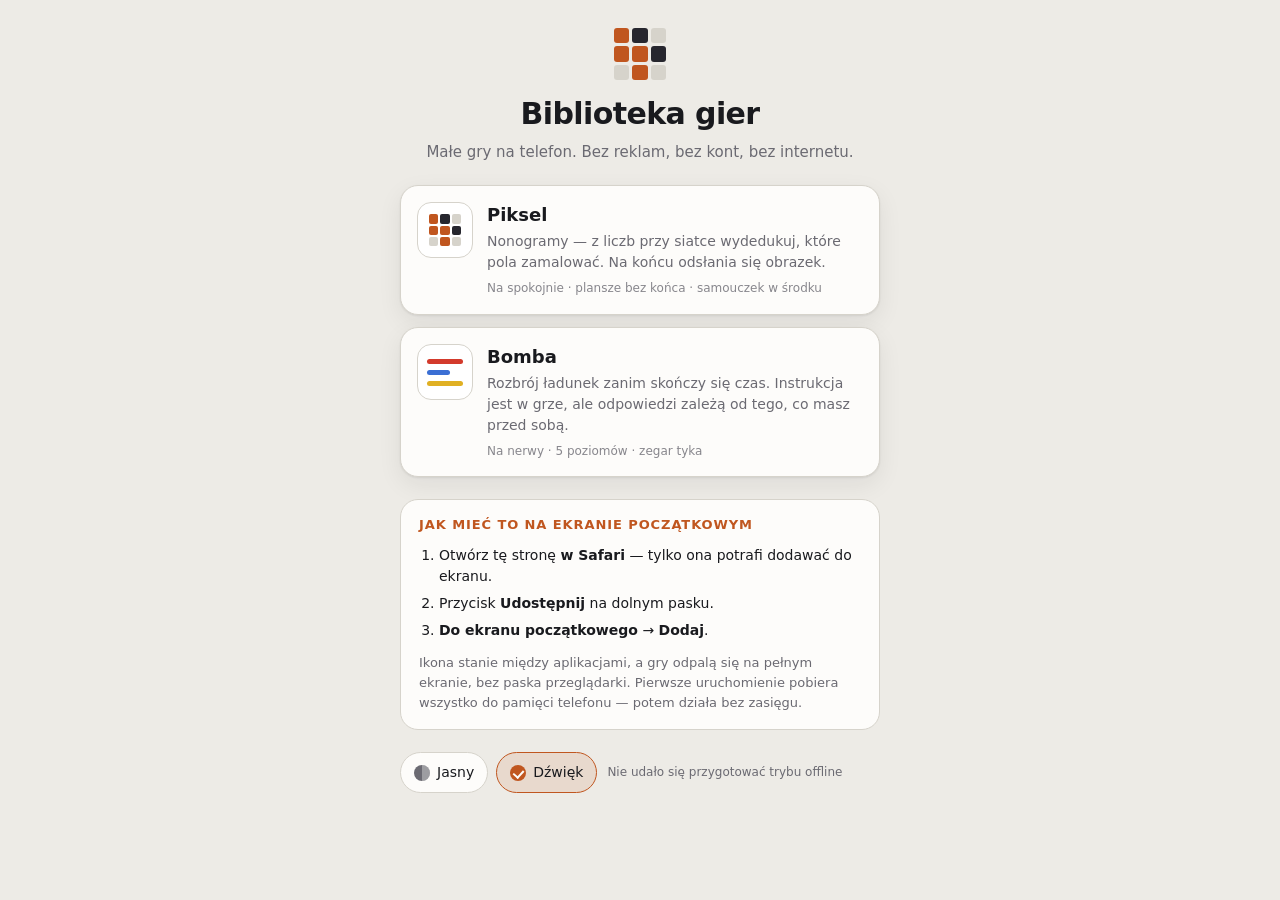
<file: index.html>
<!DOCTYPE html>
<html lang="pl">
<head>
<meta charset="utf-8">
<title>Biblioteka gier</title>
<meta name="viewport" content="width=device-width, initial-scale=1, viewport-fit=cover">
<meta name="description" content="Kilka małych gier na telefon. Działają bez internetu, po dodaniu do ekranu początkowego chodzą jak aplikacja.">

<meta name="theme-color" content="#131419" media="(prefers-color-scheme: dark)">
<meta name="theme-color" content="#EDEBE6" media="(prefers-color-scheme: light)">
<meta name="apple-mobile-web-app-capable" content="yes">
<meta name="mobile-web-app-capable" content="yes">
<meta name="apple-mobile-web-app-status-bar-style" content="black-translucent">
<meta name="apple-mobile-web-app-title" content="Gry">
<link rel="apple-touch-icon" href="icons/icon-180.png">
<link rel="icon" href="icons/icon-192.png" sizes="192x192">
<link rel="manifest" href="manifest.webmanifest">

<link rel="stylesheet" href="wspolne/podstawa.css">
<link rel="stylesheet" href="css/hub.css">
</head>
<body>

<main class="hub">

  <header class="hub__head">
    <div class="hub__mark" aria-hidden="true">
      <span></span><span></span><span></span>
      <span></span><span></span><span></span>
      <span></span><span></span><span></span>
    </div>
    <h1>Biblioteka gier</h1>
    <p class="hub__sub">Małe gry na telefon. Bez reklam, bez kont, bez internetu.</p>
  </header>

  <nav class="gry" aria-label="Dostępne gry">

    <a class="gra" href="piksel/">
      <span class="gra__ikona gra__ikona--piksel" aria-hidden="true">
        <span></span><span></span><span></span>
        <span></span><span></span><span></span>
        <span></span><span></span><span></span>
      </span>
      <span class="gra__tresc">
        <span class="gra__nazwa">Piksel</span>
        <span class="gra__opis">Nonogramy — z liczb przy siatce wydedukuj, które pola zamalować. Na końcu odsłania się obrazek.</span>
        <span class="gra__meta">Na spokojnie · plansze bez końca · samouczek w środku</span>
      </span>
    </a>

    <a class="gra" href="bomba/">
      <span class="gra__ikona gra__ikona--bomba" aria-hidden="true">
        <span class="gra__kabel gra__kabel--1"></span>
        <span class="gra__kabel gra__kabel--2"></span>
        <span class="gra__kabel gra__kabel--3"></span>
      </span>
      <span class="gra__tresc">
        <span class="gra__nazwa">Bomba</span>
        <span class="gra__opis">Rozbrój ładunek zanim skończy się czas. Instrukcja jest w grze, ale odpowiedzi zależą od tego, co masz przed sobą.</span>
        <span class="gra__meta">Na nerwy · 5 poziomów · zegar tyka</span>
      </span>
    </a>

  </nav>

  <section class="jak">
    <h2 class="jak__tytul">Jak mieć to na ekranie początkowym</h2>
    <ol class="jak__kroki">
      <li>Otwórz tę stronę <b>w Safari</b> — tylko ona potrafi dodawać do ekranu.</li>
      <li>Przycisk <b>Udostępnij</b> na dolnym pasku.</li>
      <li><b>Do ekranu początkowego</b> → <b>Dodaj</b>.</li>
    </ol>
    <p class="jak__nota">
      Ikona stanie między aplikacjami, a gry odpalą się na pełnym ekranie, bez paska przeglądarki.
      Pierwsze uruchomienie pobiera wszystko do pamięci telefonu — potem działa bez zasięgu.
    </p>
  </section>

  <div class="prefs">
    <button class="chip" id="themeBtn" aria-pressed="false">
      <span class="chip__ico chip__ico--motyw" aria-hidden="true"></span>
      <span class="chip__txt">Motyw</span>
    </button>
    <button class="chip" id="soundBtn" aria-pressed="true">
      <span class="chip__ico chip__ico--sound" aria-hidden="true"></span>
      <span class="chip__txt">Dźwięk</span>
    </button>
    <span class="stan" id="stanOffline">Sprawdzam zapas offline…</span>
  </div>

</main>

<div class="toast" id="toast" role="status" aria-live="polite"></div>

<script src="wspolne/wspolne.js"></script>
<script src="js/hub.js"></script>
</body>
</html>
</file>
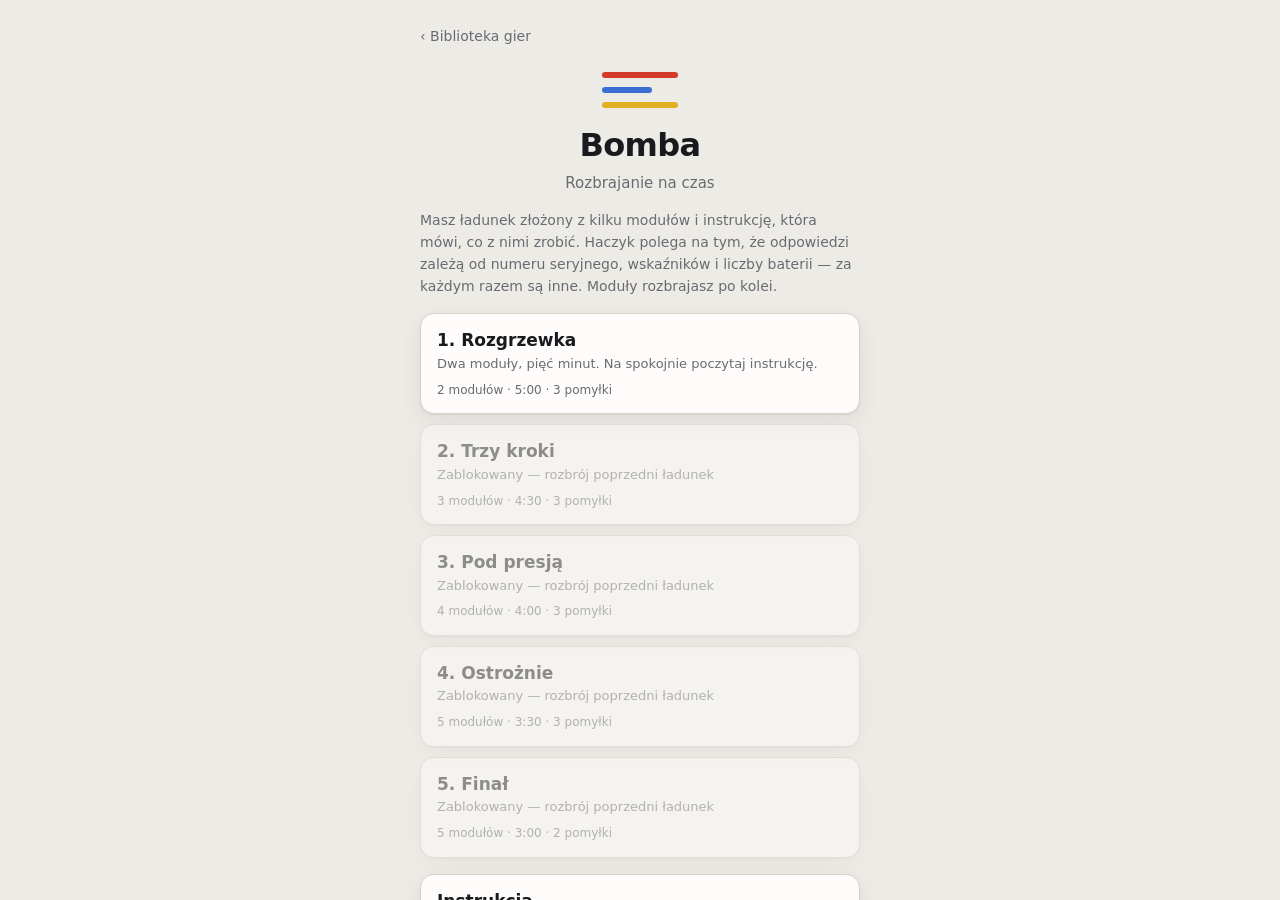
<file: bomba/index.html>
<!DOCTYPE html>
<html lang="pl">
<head>
<meta charset="utf-8">
<title>Bomba — rozbrajanie na czas</title>
<meta name="viewport" content="width=device-width, initial-scale=1, viewport-fit=cover, user-scalable=no">
<meta name="description" content="Rozbrój ładunek zanim skończy się czas. Instrukcja jest w grze, ale zasady zależą od tego, co masz przed sobą.">

<meta name="theme-color" content="#131419" media="(prefers-color-scheme: dark)">
<meta name="theme-color" content="#EDEBE6" media="(prefers-color-scheme: light)">
<meta name="apple-mobile-web-app-capable" content="yes">
<meta name="mobile-web-app-capable" content="yes">
<meta name="apple-mobile-web-app-status-bar-style" content="black-translucent">
<meta name="apple-mobile-web-app-title" content="Bomba">
<link rel="apple-touch-icon" href="../icons/icon-180.png">
<link rel="icon" href="../icons/icon-192.png" sizes="192x192">
<link rel="manifest" href="../manifest.webmanifest">

<link rel="stylesheet" href="../wspolne/podstawa.css">
<link rel="stylesheet" href="css/style.css">
</head>
<body>

<!-- ====================================================== ekran startowy -->
<section class="screen screen--menu is-active" id="menuScreen">
  <div class="menu">

    <a class="wroc" href="../">‹ Biblioteka gier</a>

    <header class="brand">
      <div class="brand__mark" aria-hidden="true">
        <span class="brand__kabel brand__kabel--1"></span>
        <span class="brand__kabel brand__kabel--2"></span>
        <span class="brand__kabel brand__kabel--3"></span>
      </div>
      <h1>Bomba</h1>
      <p class="brand__sub">Rozbrajanie na czas</p>
    </header>

    <p class="wstep">
      Masz ładunek złożony z kilku modułów i instrukcję, która mówi, co z nimi zrobić.
      Haczyk polega na tym, że odpowiedzi zależą od numeru seryjnego, wskaźników
      i liczby baterii — za każdym razem są inne. Moduły rozbrajasz po kolei.
    </p>

    <div class="stack" id="poziomy"></div>

    <button class="btn" id="instrMenuBtn">
      <span class="btn__main">Instrukcja</span>
      <span class="btn__note">Wszystkie zasady, do poczytania na spokojnie</span>
    </button>

    <div class="prefs">
      <button class="chip" id="themeBtn" aria-pressed="false">
        <span class="chip__ico chip__ico--motyw" aria-hidden="true"></span>
        <span class="chip__txt">Motyw</span>
      </button>
      <button class="chip" id="soundBtn" aria-pressed="true">
        <span class="chip__ico chip__ico--sound" aria-hidden="true"></span>
        <span class="chip__txt">Dźwięk</span>
      </button>
    </div>
  </div>
</section>

<!-- ============================================================ rozgrywka -->
<section class="screen screen--game" id="gameScreen">

  <header class="topbar">
    <button class="icon-btn" id="backBtn" aria-label="Wróć do menu">
      <svg viewBox="0 0 24 24" aria-hidden="true"><path d="M15 5l-7 7 7 7"/></svg>
    </button>
    <div class="topbar__mid">
      <span class="topbar__title" id="nazwaPoziomu">Poziom</span>
      <span class="bledy" id="bledy" role="img"></span>
    </div>
    <span class="zegar" id="zegar">3:00</span>
  </header>

  <div class="dane" aria-label="Dane ładunku">
    <div class="dane__pole">
      <span class="dane__etykieta">Numer seryjny</span>
      <span class="dane__wartosc" id="seria">——————</span>
    </div>
    <div class="dane__pole">
      <span class="dane__etykieta">Wskaźniki</span>
      <span class="dane__wartosc" id="wskazniki">żadne</span>
    </div>
    <div class="dane__pole">
      <span class="dane__etykieta">Baterie</span>
      <span class="dane__wartosc" id="baterie">0</span>
    </div>
  </div>

  <div class="moduly" id="moduly"></div>

  <button class="instr-fab" id="instrBtn">
    <svg viewBox="0 0 24 24" aria-hidden="true"><path d="M4 5h16M4 12h16M4 19h10"/></svg>
    Instrukcja
  </button>
</section>

<!-- =========================================================== instrukcja -->
<div class="overlay overlay--instr" id="instrukcja" hidden>
  <div class="instr">
    <header class="instr__head">
      <h2 class="instr__tytul">Instrukcja</h2>
      <button class="icon-btn" id="instrZamknij" aria-label="Zamknij instrukcję">
        <svg viewBox="0 0 24 24" aria-hidden="true"><path d="M6 6l12 12M18 6L6 18"/></svg>
      </button>
    </header>
    <nav class="instr__zakladki" id="instrZakladki"></nav>
    <div class="instr__tresc" id="instrTresc"></div>
  </div>
</div>

<!-- =============================================================== wynik -->
<div class="overlay" id="wynik" hidden>
  <div class="wynik">
    <p class="wynik__eyebrow" id="wynikOko">Bez wybuchu</p>
    <h2 class="wynik__tytul" id="wynikTytul">Rozbrojona</h2>
    <p class="wynik__opis" id="wynikOpis"></p>
    <div class="wynik__akcje">
      <button class="btn btn--primary" id="wynikDalej"><span class="btn__main">Następny ładunek</span></button>
      <button class="btn" id="wynikPonow"><span class="btn__main">Jeszcze raz</span></button>
      <button class="btn" id="wynikMenu"><span class="btn__main">Menu</span></button>
    </div>
  </div>
</div>

<div class="toast" id="toast" role="status" aria-live="polite"></div>

<script src="../wspolne/wspolne.js"></script>
<script src="js/moduly.js"></script>
<script src="js/bomba.js"></script>
<script src="js/app.js"></script>
</body>
</html>
</file>
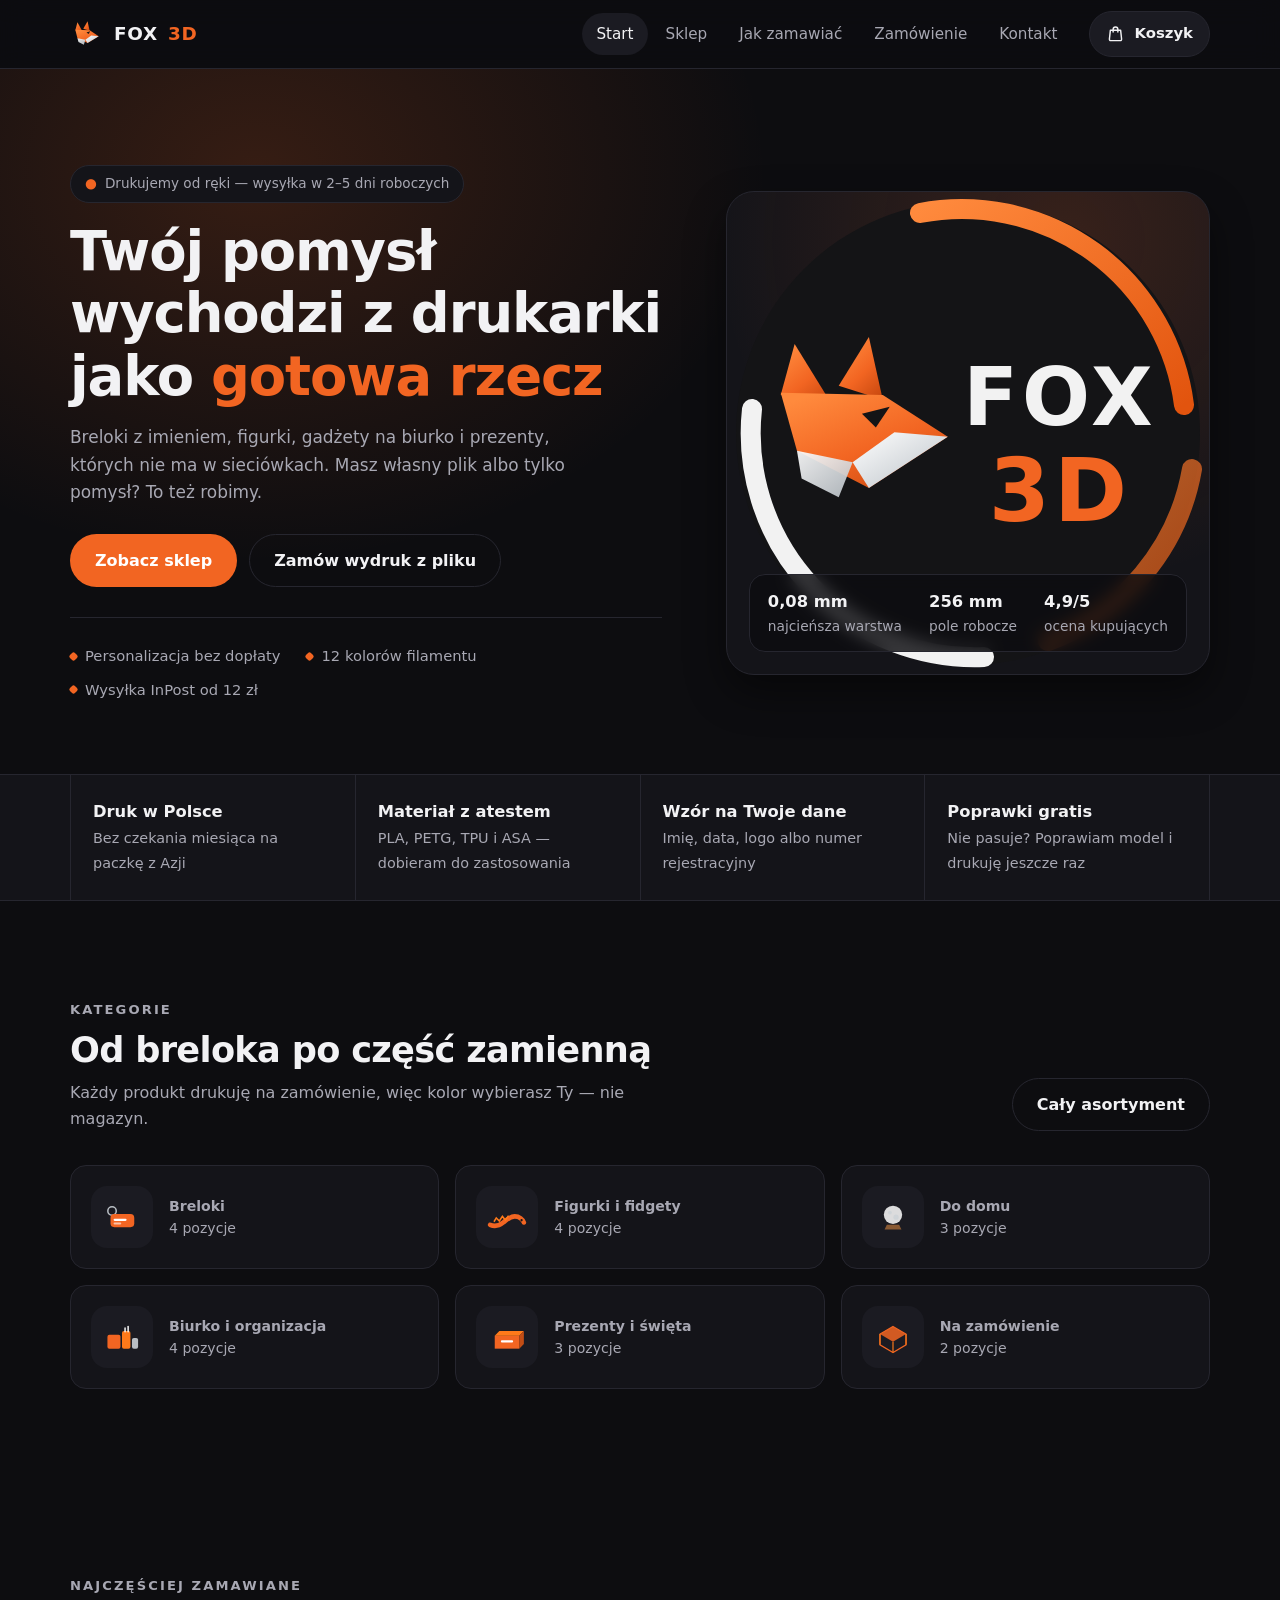
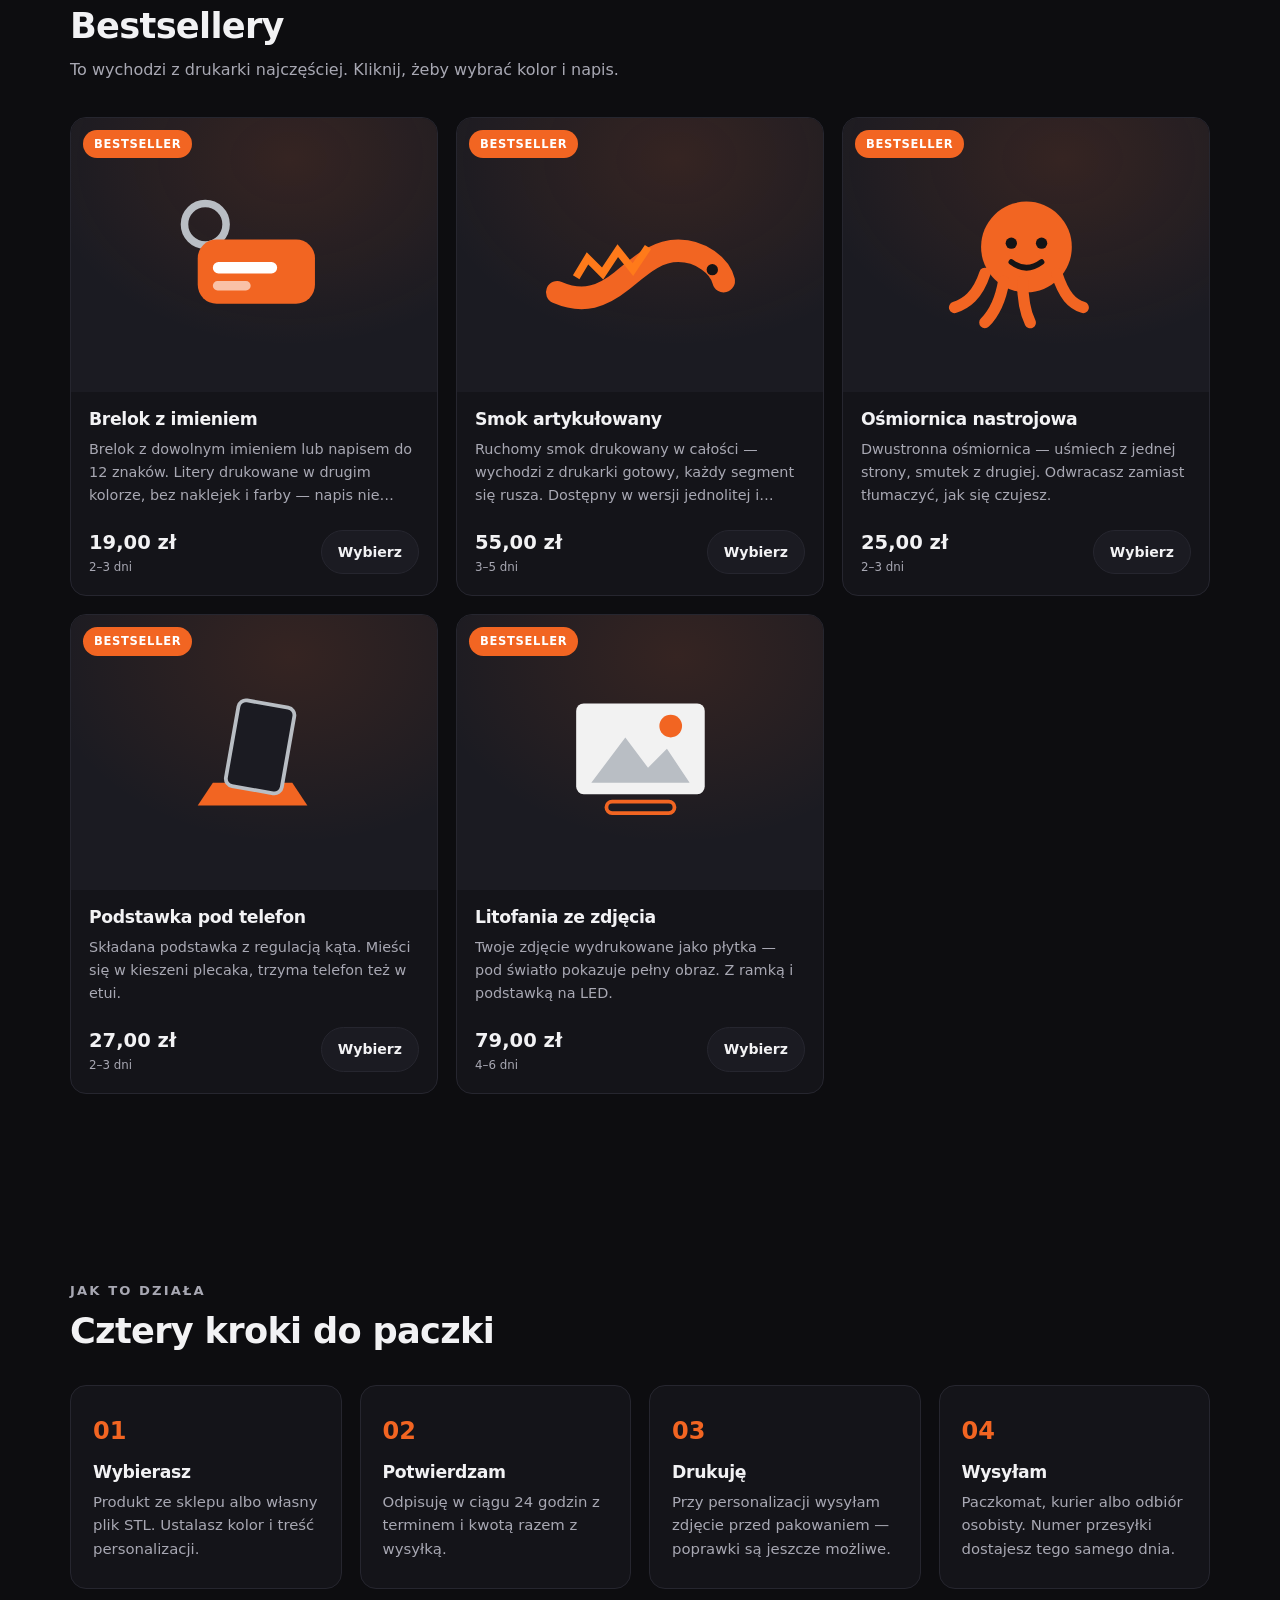
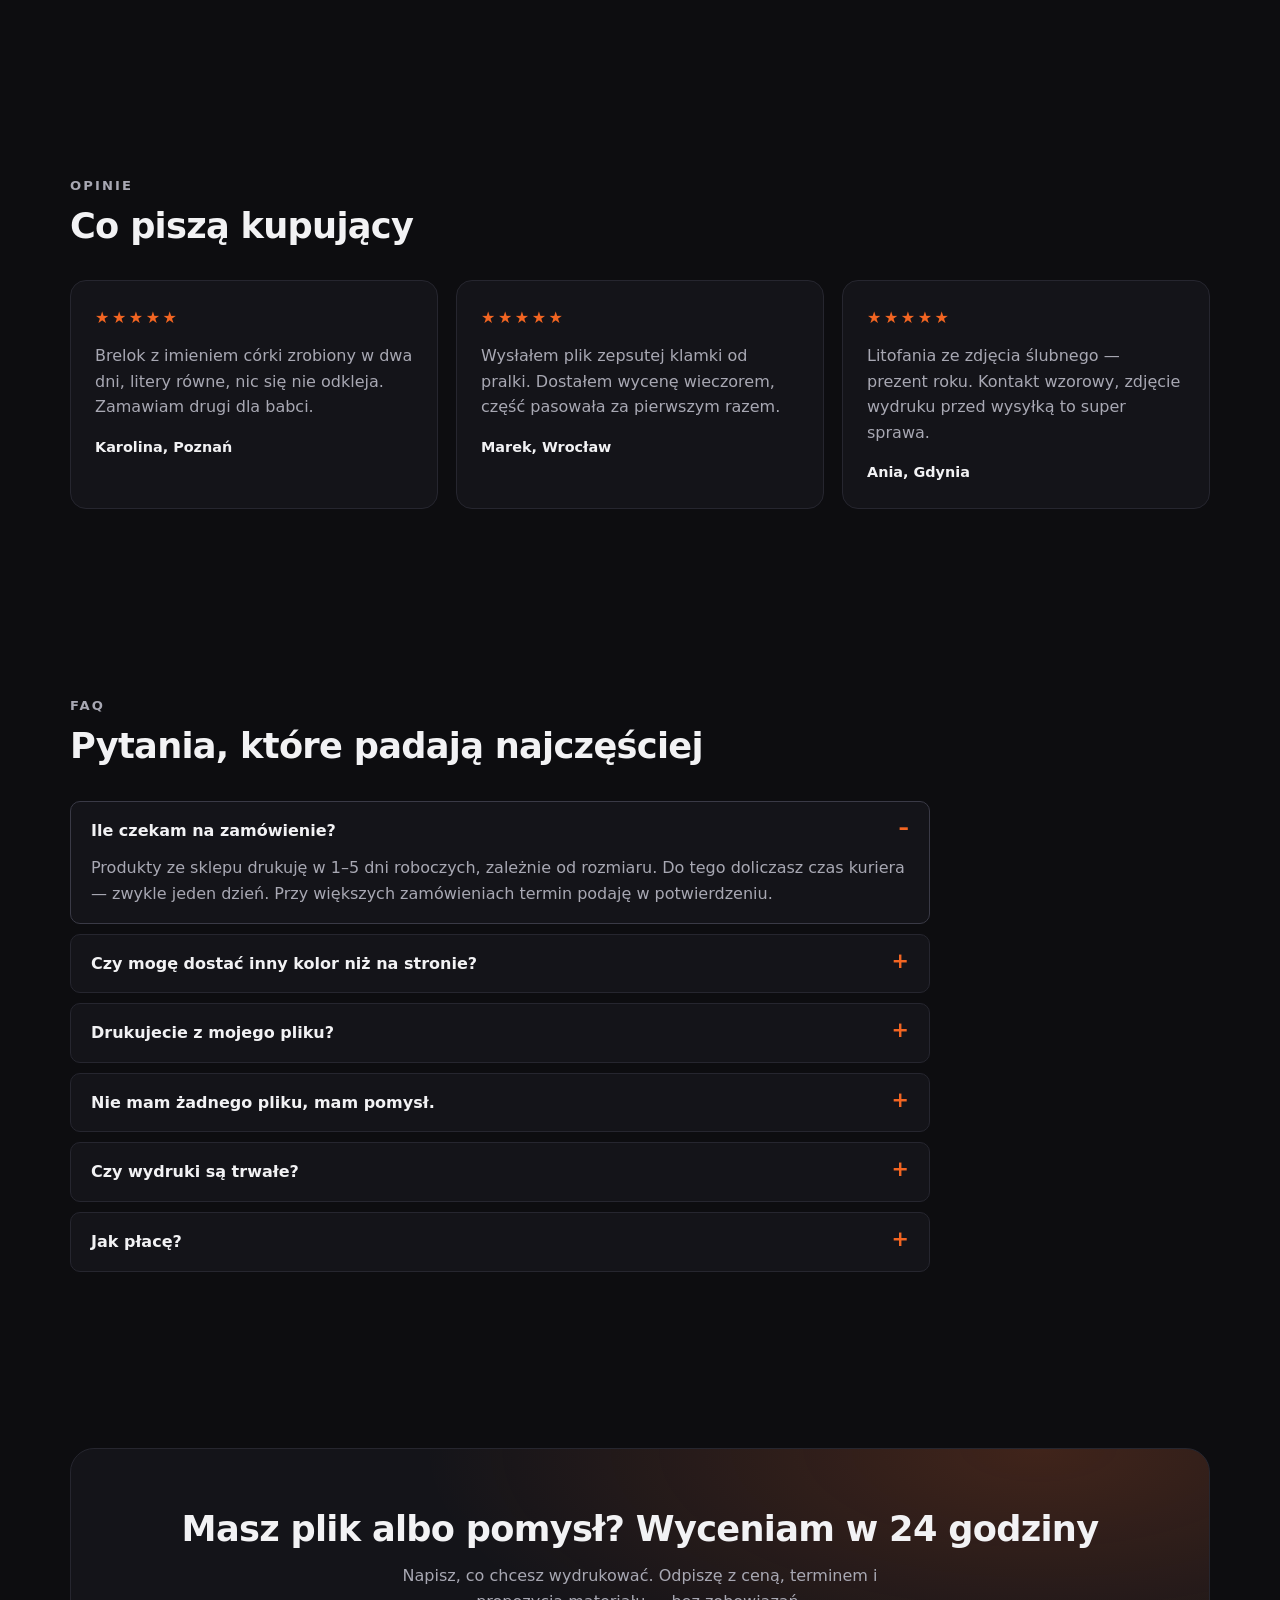
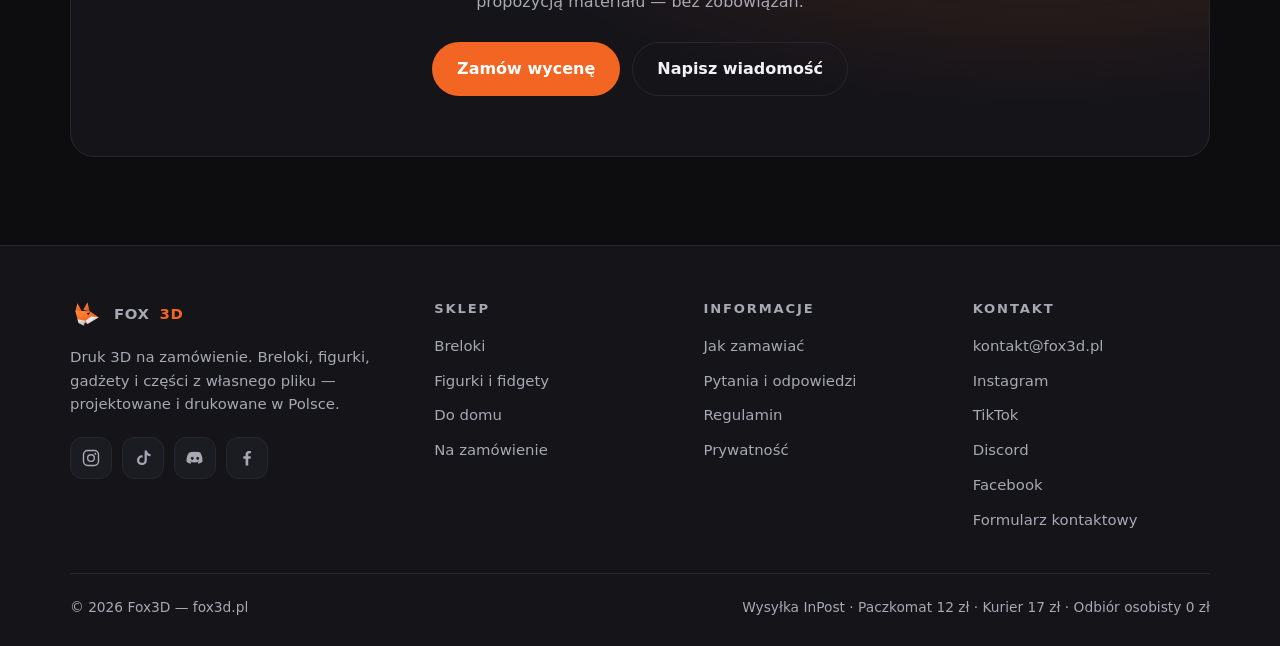
<file: fox3d/index.html>
<!DOCTYPE html>
<html lang="pl">
<head>
<meta charset="utf-8">
<meta name="viewport" content="width=device-width, initial-scale=1">
<title>Fox3D — druk 3D na zamówienie | breloki, figurki, gadżety</title>
<meta name="description" content="Fox3D — sklep z wydrukami 3D. Breloki z imieniem, figurki, gadżety na biurko, litofanie ze zdjęć i druk z własnego pliku. Wysyłka w 2–5 dni.">
<meta name="theme-color" content="#0d0d10">
<meta property="og:title" content="Fox3D — druk 3D na zamówienie">
<meta property="og:description" content="Breloki, figurki, gadżety i wydruki z Twojego pliku. Personalizacja w cenie.">
<meta property="og:type" content="website">
<meta property="og:url" content="https://fox3d.pl/">
<link rel="icon" href="img/znak.svg" type="image/svg+xml">
<link rel="stylesheet" href="css/styl.css">
</head>
<body>
<a class="pomin" href="#tresc">Przejdź do treści</a>

<header class="gora">
  <div class="ramka gora__rzad">
    <a class="logo" href="index.html">
      <img class="logo__znak" src="img/znak.svg" alt="" width="34" height="34">
      FOX<em>3D</em>
    </a>
    <nav class="menu" id="menu" aria-label="Menu główne">
      <a href="index.html" aria-current="page">Start</a>
      <a href="sklep.html">Sklep</a>
      <a href="index.html#jak">Jak zamawiać</a>
      <a href="zamowienie.html">Zamówienie</a>
      <a href="kontakt.html">Kontakt</a>
    </nav>
    <div class="gora__akcje">
      <button class="koszyk-btn" data-koszyk type="button" aria-label="Koszyk">
        <svg class="koszyk-btn__ico" viewBox="0 0 24 24" aria-hidden="true" fill="none" stroke="currentColor" stroke-width="1.8" stroke-linecap="round" stroke-linejoin="round">
          <path d="M5.5 8h13l1.2 11.2a1.6 1.6 0 0 1-1.6 1.8H5.9a1.6 1.6 0 0 1-1.6-1.8Z"/>
          <path d="M9 10V6.8a3 3 0 0 1 6 0V10"/>
        </svg>
        <span class="koszyk-btn__txt">Koszyk</span>
        <span class="koszyk-btn__licznik" data-licznik hidden>0</span>
      </button>
      <button class="burger" id="burger" type="button" aria-expanded="false" aria-controls="menu" aria-label="Menu">
        <span></span><span></span><span></span>
      </button>
    </div>
  </div>
</header>
<main id="tresc">

  <section class="hero">
    <div class="ramka hero__siatka">
      <div>
        <span class="znacznik"><b>●</b> Drukujemy od ręki — wysyłka w 2–5 dni roboczych</span>
        <h1>Twój pomysł wychodzi z drukarki jako <em>gotowa rzecz</em></h1>
        <p class="hero__opis">Breloki z imieniem, figurki, gadżety na biurko i prezenty, których nie ma w sieciówkach. Masz własny plik albo tylko pomysł? To też robimy.</p>
        <div class="hero__akcje">
          <a class="btn" href="sklep.html">Zobacz sklep</a>
          <a class="btn btn--obrys" href="zamowienie.html">Zamów wydruk z pliku</a>
        </div>
        <div class="hero__punkty">
          <span>Personalizacja bez dopłaty</span>
          <span>12 kolorów filamentu</span>
          <span>Wysyłka InPost od 12 zł</span>
        </div>
      </div>
      <div class="hero__kafel">
        <img src="img/logo.svg" alt="Logo Fox3D" width="480" height="480">
        <div class="hero__plakietka">
          <span><b>0,08 mm</b>najcieńsza warstwa</span>
          <span><b>256 mm</b>pole robocze</span>
          <span><b>4,9/5</b>ocena kupujących</span>
        </div>
      </div>
    </div>
  </section>

  <div class="pas">
    <div class="ramka">
      <div class="pas__siatka">
        <div class="pas__poz"><b>Druk w Polsce</b><span>Bez czekania miesiąca na paczkę z Azji</span></div>
        <div class="pas__poz"><b>Materiał z atestem</b><span>PLA, PETG, TPU i ASA — dobieram do zastosowania</span></div>
        <div class="pas__poz"><b>Wzór na Twoje dane</b><span>Imię, data, logo albo numer rejestracyjny</span></div>
        <div class="pas__poz"><b>Poprawki gratis</b><span>Nie pasuje? Poprawiam model i drukuję jeszcze raz</span></div>
      </div>
    </div>
  </div>

  <section id="kategorie">
    <div class="ramka">
      <div class="naglowek">
        <div>
          <p class="nadtytul">Kategorie</p>
          <h2>Od breloka po część zamienną</h2>
          <p>Każdy produkt drukuję na zamówienie, więc kolor wybierasz Ty — nie magazyn.</p>
        </div>
        <a class="btn btn--obrys" href="sklep.html">Cały asortyment</a>
      </div>
      <div class="kategorie" id="kategorieLista"></div>
    </div>
  </section>

  <section id="polecane">
    <div class="ramka">
      <div class="naglowek">
        <div>
          <p class="nadtytul">Najczęściej zamawiane</p>
          <h2>Bestsellery</h2>
          <p>To wychodzi z drukarki najczęściej. Kliknij, żeby wybrać kolor i napis.</p>
        </div>
      </div>
      <div class="produkty produkty--trzy" id="polecaneLista"></div>
    </div>
  </section>

  <section id="jak">
    <div class="ramka">
      <div class="naglowek">
        <div>
          <p class="nadtytul">Jak to działa</p>
          <h2>Cztery kroki do paczki</h2>
        </div>
      </div>
      <div class="kroki">
        <div class="krok">
          <h3>Wybierasz</h3>
          <p>Produkt ze sklepu albo własny plik STL. Ustalasz kolor i treść personalizacji.</p>
        </div>
        <div class="krok">
          <h3>Potwierdzam</h3>
          <p>Odpisuję w ciągu 24 godzin z terminem i kwotą razem z wysyłką.</p>
        </div>
        <div class="krok">
          <h3>Drukuję</h3>
          <p>Przy personalizacji wysyłam zdjęcie przed pakowaniem — poprawki są jeszcze możliwe.</p>
        </div>
        <div class="krok">
          <h3>Wysyłam</h3>
          <p>Paczkomat, kurier albo odbiór osobisty. Numer przesyłki dostajesz tego samego dnia.</p>
        </div>
      </div>
    </div>
  </section>

  <section id="opinie">
    <div class="ramka">
      <div class="naglowek">
        <div>
          <p class="nadtytul">Opinie</p>
          <h2>Co piszą kupujący</h2>
        </div>
      </div>
      <div class="opinie">
        <div class="opinia">
          <div class="gwiazdki">★★★★★</div>
          <p>Brelok z imieniem córki zrobiony w dwa dni, litery równe, nic się nie odkleja. Zamawiam drugi dla babci.</p>
          <b>Karolina, Poznań</b>
        </div>
        <div class="opinia">
          <div class="gwiazdki">★★★★★</div>
          <p>Wysłałem plik zepsutej klamki od pralki. Dostałem wycenę wieczorem, część pasowała za pierwszym razem.</p>
          <b>Marek, Wrocław</b>
        </div>
        <div class="opinia">
          <div class="gwiazdki">★★★★★</div>
          <p>Litofania ze zdjęcia ślubnego — prezent roku. Kontakt wzorowy, zdjęcie wydruku przed wysyłką to super sprawa.</p>
          <b>Ania, Gdynia</b>
        </div>
      </div>
    </div>
  </section>

  <section id="faq">
    <div class="ramka">
      <div class="naglowek">
        <div>
          <p class="nadtytul">FAQ</p>
          <h2>Pytania, które padają najczęściej</h2>
        </div>
      </div>
      <div class="faq">
        <details open>
          <summary>Ile czekam na zamówienie?</summary>
          <p>Produkty ze sklepu drukuję w 1–5 dni roboczych, zależnie od rozmiaru. Do tego doliczasz czas kuriera — zwykle jeden dzień. Przy większych zamówieniach termin podaję w potwierdzeniu.</p>
        </details>
        <details>
          <summary>Czy mogę dostać inny kolor niż na stronie?</summary>
          <p>Tak, kolor wybierasz przy dodawaniu do koszyka, a lista to dwanaście filamentów trzymanych na stałe. Jeśli szukasz konkretnego odcienia albo materiału z efektem, napisz — zwykle da się sprowadzić w kilka dni.</p>
        </details>
        <details>
          <summary>Drukujecie z mojego pliku?</summary>
          <p>Tak. Przyjmuję STL, 3MF i OBJ. Wycena zależy od masy materiału i czasu druku, dostajesz ją w ciągu doby. Jeśli model ma błędy, naprawiam go przed drukiem i mówię o tym wcześniej.</p>
        </details>
        <details>
          <summary>Nie mam żadnego pliku, mam pomysł.</summary>
          <p>To też robimy. Opisz, co ma powstać, dorzuć zdjęcie albo wymiary — projektuję model od zera i drukuję pierwszą sztukę do sprawdzenia.</p>
        </details>
        <details>
          <summary>Czy wydruki są trwałe?</summary>
          <p>Breloki i figurki drukuję z PLA — twarde i sztywne, ale nie lubią gorącego auta latem. Rzeczy użytkowe robię z PETG, który znosi ciepło i wilgoć. Części do zastosowań zewnętrznych drukuję z ASA.</p>
        </details>
        <details>
          <summary>Jak płacę?</summary>
          <p>Przelewem na konto albo BLIK-iem na numer telefonu — dane dostajesz w potwierdzeniu zamówienia. Przy odbiorze osobistym można gotówką.</p>
        </details>
      </div>
    </div>
  </section>

  <section>
    <div class="ramka">
      <div class="cta">
        <h2>Masz plik albo pomysł? Wyceniam w 24 godziny</h2>
        <p>Napisz, co chcesz wydrukować. Odpiszę z ceną, terminem i propozycją materiału — bez zobowiązań.</p>
        <div class="hero__akcje" style="justify-content:center">
          <a class="btn" href="zamowienie.html">Zamów wycenę</a>
          <a class="btn btn--obrys" href="kontakt.html">Napisz wiadomość</a>
        </div>
      </div>
    </div>
  </section>

</main>
<footer class="stopka">
  <div class="ramka">
    <div class="stopka__siatka">
      <div>
        <a class="logo" href="index.html">
          <img class="logo__znak" src="img/znak.svg" alt="" width="34" height="34">
          FOX<em>3D</em>
        </a>
        <p class="stopka__opis">Druk 3D na zamówienie. Breloki, figurki, gadżety i części z własnego pliku — projektowane i drukowane w Polsce.</p>
        <div class="social">
          <a href="https://www.instagram.com/" rel="noopener" aria-label="Instagram">
            <svg viewBox="0 0 24 24" aria-hidden="true" fill="none" stroke="currentColor" stroke-width="1.7">
              <rect x="3" y="3" width="18" height="18" rx="5"/><circle cx="12" cy="12" r="4"/><circle cx="17.2" cy="6.8" r="1.2" fill="currentColor" stroke="none"/>
            </svg>
          </a>
          <a href="https://www.tiktok.com/" rel="noopener" aria-label="TikTok">
            <svg viewBox="0 0 24 24" aria-hidden="true" fill="currentColor">
              <path d="M14 3h2.6a5.4 5.4 0 0 0 4.4 4.3v2.6a8 8 0 0 1-4.4-1.5v6.2a5.9 5.9 0 1 1-5.9-5.9c.3 0 .6 0 .9.1v2.7a3.2 3.2 0 1 0 2.3 3.1Z"/>
            </svg>
          </a>
          <a href="https://discord.gg/" rel="noopener" aria-label="Discord">
            <svg viewBox="0 0 24 24" aria-hidden="true" fill="currentColor">
              <path d="M19.3 5.6A16 16 0 0 0 15.3 4.4l-.2.4a12 12 0 0 0-6.2 0l-.2-.4A16 16 0 0 0 4.7 5.6C2.2 9.3 1.5 12.9 1.9 16.4a16 16 0 0 0 4.8 2.4l1-1.6a10 10 0 0 1-1.6-.8l.4-.3a11.4 11.4 0 0 0 9.8 0l.4.3a10 10 0 0 1-1.6.8l1 1.6a16 16 0 0 0 4.8-2.4c.5-4-.6-7.6-2.6-10.8ZM8.7 14.3c-1 0-1.7-.9-1.7-1.9s.8-1.9 1.7-1.9 1.8.9 1.7 1.9-.7 1.9-1.7 1.9Zm6.6 0c-1 0-1.7-.9-1.7-1.9s.8-1.9 1.7-1.9 1.8.9 1.7 1.9-.7 1.9-1.7 1.9Z"/>
            </svg>
          </a>
          <a href="https://www.facebook.com/" rel="noopener" aria-label="Facebook">
            <svg viewBox="0 0 24 24" aria-hidden="true" fill="currentColor">
              <path d="M13.5 21v-8h2.7l.4-3.1h-3.1V7.9c0-.9.25-1.5 1.55-1.5h1.65V3.6A22 22 0 0 0 14.3 3.5c-2.4 0-4 1.45-4 4.1v2.3H7.6V13h2.7v8Z"/>
            </svg>
          </a>
        </div>

      </div>
      <div>
        <h4>Sklep</h4>
        <ul>
          <li><a href="sklep.html#breloki">Breloki</a></li>
          <li><a href="sklep.html#figurki">Figurki i fidgety</a></li>
          <li><a href="sklep.html#dom">Do domu</a></li>
          <li><a href="sklep.html#custom">Na zamówienie</a></li>
        </ul>
      </div>
      <div>
        <h4>Informacje</h4>
        <ul>
          <li><a href="index.html#jak">Jak zamawiać</a></li>
          <li><a href="index.html#faq">Pytania i odpowiedzi</a></li>
          <li><a href="regulamin.html">Regulamin</a></li>
          <li><a href="prywatnosc.html">Prywatność</a></li>
        </ul>
      </div>
      <div>
        <h4>Kontakt</h4>
        <ul>
          <li><a href="mailto:kontakt@fox3d.pl">kontakt@fox3d.pl</a></li>
          <li><a href="https://www.instagram.com/" rel="noopener">Instagram</a></li>
          <li><a href="https://www.tiktok.com/" rel="noopener">TikTok</a></li>
          <li><a href="https://discord.gg/" rel="noopener">Discord</a></li>
          <li><a href="https://www.facebook.com/" rel="noopener">Facebook</a></li>
          <li><a href="kontakt.html">Formularz kontaktowy</a></li>
        </ul>
      </div>
    </div>
    <div class="stopka__dol">
      <span>© <span id="rok">2026</span> Fox3D — fox3d.pl</span>
      <span>Wysyłka InPost · Paczkomat 12 zł · Kurier 17 zł · Odbiór osobisty 0 zł</span>
    </div>
  </div>
</footer>

<div class="zaslona" id="zaslona" data-otwarte="0"></div>

<aside class="panel" id="panel" data-otwarte="0" aria-label="Koszyk">
  <div class="panel__gora">
    <h3>Twój koszyk</h3>
    <button class="zamknij" type="button" data-zamknij-panel aria-label="Zamknij koszyk">×</button>
  </div>
  <div class="panel__lista" id="panelLista"></div>
  <div class="panel__dol">
    <div class="suma"><span>Razem</span><b id="panelSuma">0,00 zł</b></div>
    <p class="uwaga">Do kwoty doliczana jest wysyłka wybrana w formularzu zamówienia.</p>
    <a class="btn btn--pelny" id="doZamowienia" href="zamowienie.html">Przejdź do zamówienia</a>
  </div>
</aside>

<div class="modal" id="modal" data-otwarte="0" role="dialog" aria-modal="true" aria-label="Szczegóły produktu">
  <button class="modal__tlo" type="button" data-zamknij-modal aria-label="Zamknij"></button>
  <div class="modal__okno">
    <button class="zamknij" type="button" data-zamknij-modal aria-label="Zamknij">×</button>
    <div id="modalTresc"></div>
  </div>
</div>

<div class="komunikat" id="komunikat" role="status" aria-live="polite" data-widoczny="0"></div>

<script src="js/dane.js"></script>
<script src="js/sklep.js"></script>
<script>
  document.addEventListener('DOMContentLoaded', () => {
    const kategorie = document.getElementById('kategorieLista');
    kategorie.innerHTML = KATEGORIE.map((k) => {
      const ile = PRODUKTY.filter((p) => p.kategoria === k.id).length;
      return `<a class="kategoria" href="sklep.html#${k.id}">
        <span class="kategoria__ikona"><svg viewBox="0 0 120 100" aria-hidden="true">${IKONY[k.id]}</svg></span>
        <span><b>${k.nazwa}</b><span>${ile} ${ile === 1 ? 'pozycja' : 'pozycje'}</span></span>
      </a>`;
    }).join('');
    wyswietlProdukty(
      document.getElementById('polecaneLista'),
      PRODUKTY.filter((p) => p.tagi.includes('bestseller')).slice(0, 6)
    );
  });
</script>
</body>
</html>
</file>
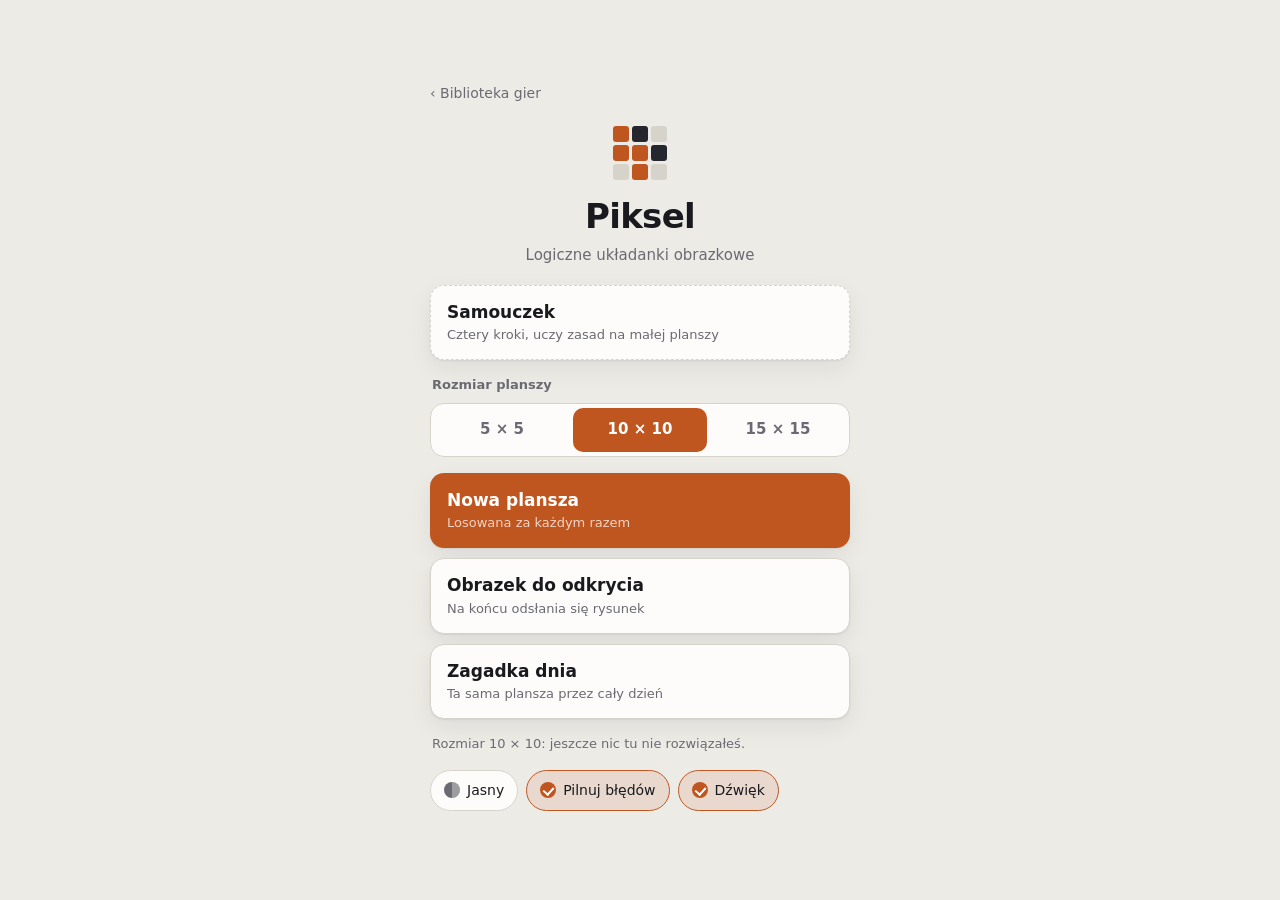
<file: piksel/index.html>
<!DOCTYPE html>
<html lang="pl">
<head>
<meta charset="utf-8">
<title>Piksel — nonogramy</title>
<meta name="viewport" content="width=device-width, initial-scale=1, viewport-fit=cover, user-scalable=no">
<meta name="description" content="Logiczne układanki obrazkowe. Działa bez internetu, po dodaniu do ekranu początkowego chodzi jak aplikacja.">

<meta name="theme-color" content="#131419" media="(prefers-color-scheme: dark)">
<meta name="theme-color" content="#EDEBE6" media="(prefers-color-scheme: light)">
<meta name="apple-mobile-web-app-capable" content="yes">
<meta name="mobile-web-app-capable" content="yes">
<meta name="apple-mobile-web-app-status-bar-style" content="black-translucent">
<meta name="apple-mobile-web-app-title" content="Piksel">
<link rel="apple-touch-icon" href="../icons/icon-180.png">
<link rel="icon" href="../icons/icon-192.png" sizes="192x192">
<link rel="manifest" href="../manifest.webmanifest">

<link rel="stylesheet" href="../wspolne/podstawa.css">
<link rel="stylesheet" href="css/style.css">
</head>
<body>

<!-- ====================================================== ekran startowy -->
<section class="screen screen--menu is-active" id="menuScreen">
  <div class="menu">

    <a class="wroc" href="../">‹ Biblioteka gier</a>

    <header class="brand">
      <div class="brand__mark" aria-hidden="true">
        <span></span><span></span><span></span>
        <span></span><span></span><span></span>
        <span></span><span></span><span></span>
      </div>
      <h1>Piksel</h1>
      <p class="brand__sub">Logiczne układanki obrazkowe</p>
    </header>

    <button class="btn btn--resume" id="resumeBtn" hidden>
      <span class="btn__main">Wróć do gry</span>
      <span class="btn__note" id="resumeNote"></span>
    </button>

    <button class="btn btn--samouczek" id="tutorialBtn">
      <span class="btn__main">Samouczek</span>
      <span class="btn__note" id="tutorialNote">Cztery kroki, uczy zasad na małej planszy</span>
    </button>

    <div class="field">
      <span class="field__label" id="sizeLabel">Rozmiar planszy</span>
      <div class="seg" role="radiogroup" aria-labelledby="sizeLabel">
        <button class="seg__opt" role="radio" data-size="5" aria-checked="false">5 × 5</button>
        <button class="seg__opt is-on" role="radio" data-size="10" aria-checked="true">10 × 10</button>
        <button class="seg__opt" role="radio" data-size="15" aria-checked="false">15 × 15</button>
      </div>
    </div>

    <div class="stack">
      <button class="btn btn--primary" id="playRandomBtn">
        <span class="btn__main">Nowa plansza</span>
        <span class="btn__note">Losowana za każdym razem</span>
      </button>
      <button class="btn" id="playArtBtn">
        <span class="btn__main">Obrazek do odkrycia</span>
        <span class="btn__note" id="artNote">Na końcu odsłania się rysunek</span>
      </button>
      <button class="btn" id="playDailyBtn">
        <span class="btn__main">Zagadka dnia</span>
        <span class="btn__note" id="dailyNote"></span>
      </button>
    </div>

    <div class="stats" id="stats"></div>

    <div class="prefs">
      <button class="chip" id="themeBtn" aria-pressed="false">
        <span class="chip__ico chip__ico--motyw" aria-hidden="true"></span>
        <span class="chip__txt">Motyw</span>
      </button>
      <button class="chip" id="errorsBtn" aria-pressed="true">
        <span class="chip__ico chip__ico--check" aria-hidden="true"></span>
        <span class="chip__txt">Pilnuj błędów</span>
      </button>
      <button class="chip" id="soundBtn" aria-pressed="true">
        <span class="chip__ico chip__ico--sound" aria-hidden="true"></span>
        <span class="chip__txt">Dźwięk</span>
      </button>
    </div>
  </div>
</section>

<!-- ============================================================ rozgrywka -->
<section class="screen screen--game" id="gameScreen">

  <header class="topbar">
    <button class="icon-btn" id="backBtn" aria-label="Wróć do menu">
      <svg viewBox="0 0 24 24" aria-hidden="true"><path d="M15 5l-7 7 7 7"/></svg>
    </button>
    <div class="topbar__mid">
      <span class="topbar__title" id="puzzleTitle">Plansza</span>
      <span class="topbar__meta"><span id="timer">0:00</span> · <span id="progress">0 / 0</span></span>
    </div>
    <button class="icon-btn" id="restartBtn" aria-label="Zacznij tę planszę od nowa">
      <svg viewBox="0 0 24 24" aria-hidden="true"><path d="M4 12a8 8 0 1 1 2.5 5.8M4 18v-5h5"/></svg>
    </button>
  </header>

  <aside class="krok" id="krok" hidden>
    <p class="krok__licznik" id="krokLicznik"></p>
    <h2 class="krok__tytul" id="krokTytul"></h2>
    <p class="krok__tresc" id="krokTresc"></p>
  </aside>

  <div class="board-wrap" id="boardWrap">
    <canvas id="board"></canvas>
  </div>

  <footer class="toolbar">
    <button class="tool" id="undoBtn" aria-label="Cofnij ostatni ruch">
      <svg viewBox="0 0 24 24" aria-hidden="true"><path d="M9 7L4 12l5 5M4 12h9a6 6 0 0 1 0 12h-1"/></svg>
      <span>Cofnij</span>
    </button>

    <div class="tool-switch" role="radiogroup" aria-label="Co robi dotknięcie">
      <button class="tool-switch__opt is-on" id="toolFill" role="radio" aria-checked="true">
        <span class="swatch swatch--fill" aria-hidden="true"></span>
        <span>Maluj</span>
      </button>
      <button class="tool-switch__opt" id="toolMark" role="radio" aria-checked="false">
        <span class="swatch swatch--mark" aria-hidden="true">✕</span>
        <span>Odrzuć</span>
      </button>
    </div>

    <button class="tool" id="hintBtn" aria-label="Podpowiedz jedno pole">
      <svg viewBox="0 0 24 24" aria-hidden="true"><path d="M12 3a6 6 0 0 0-3 11v3h6v-3a6 6 0 0 0-3-11zM10 21h4"/></svg>
      <span>Podpowiedź</span>
    </button>
  </footer>
</section>

<!-- =============================================================== wygrana -->
<div class="overlay" id="winOverlay" hidden>
  <div class="win">
    <p class="win__eyebrow" id="winEyebrow">Rozwiązane</p>
    <h2 class="win__title" id="winTitle">Gotowe</h2>
    <canvas class="win__art" id="winArt" aria-label="Odsłonięty obrazek"></canvas>
    <dl class="win__stats" id="winStats">
      <div><dt>Czas</dt><dd id="winTime">—</dd></div>
      <div><dt>Podpowiedzi</dt><dd id="winHints">0</dd></div>
      <div><dt>Rozmiar</dt><dd id="winSize">—</dd></div>
    </dl>
    <div class="win__actions">
      <button class="btn btn--primary" id="againBtn"><span class="btn__main">Jeszcze raz</span></button>
      <button class="btn" id="winMenuBtn"><span class="btn__main">Menu</span></button>
    </div>
  </div>
</div>

<div class="toast" id="toast" role="status" aria-live="polite"></div>

<script src="../wspolne/wspolne.js"></script>
<script src="js/solver.js"></script>
<script src="js/generator.js"></script>
<script src="js/art.js"></script>
<script src="js/samouczek.js"></script>
<script src="js/board.js"></script>
<script src="js/app.js"></script>
</body>
</html>
</file>
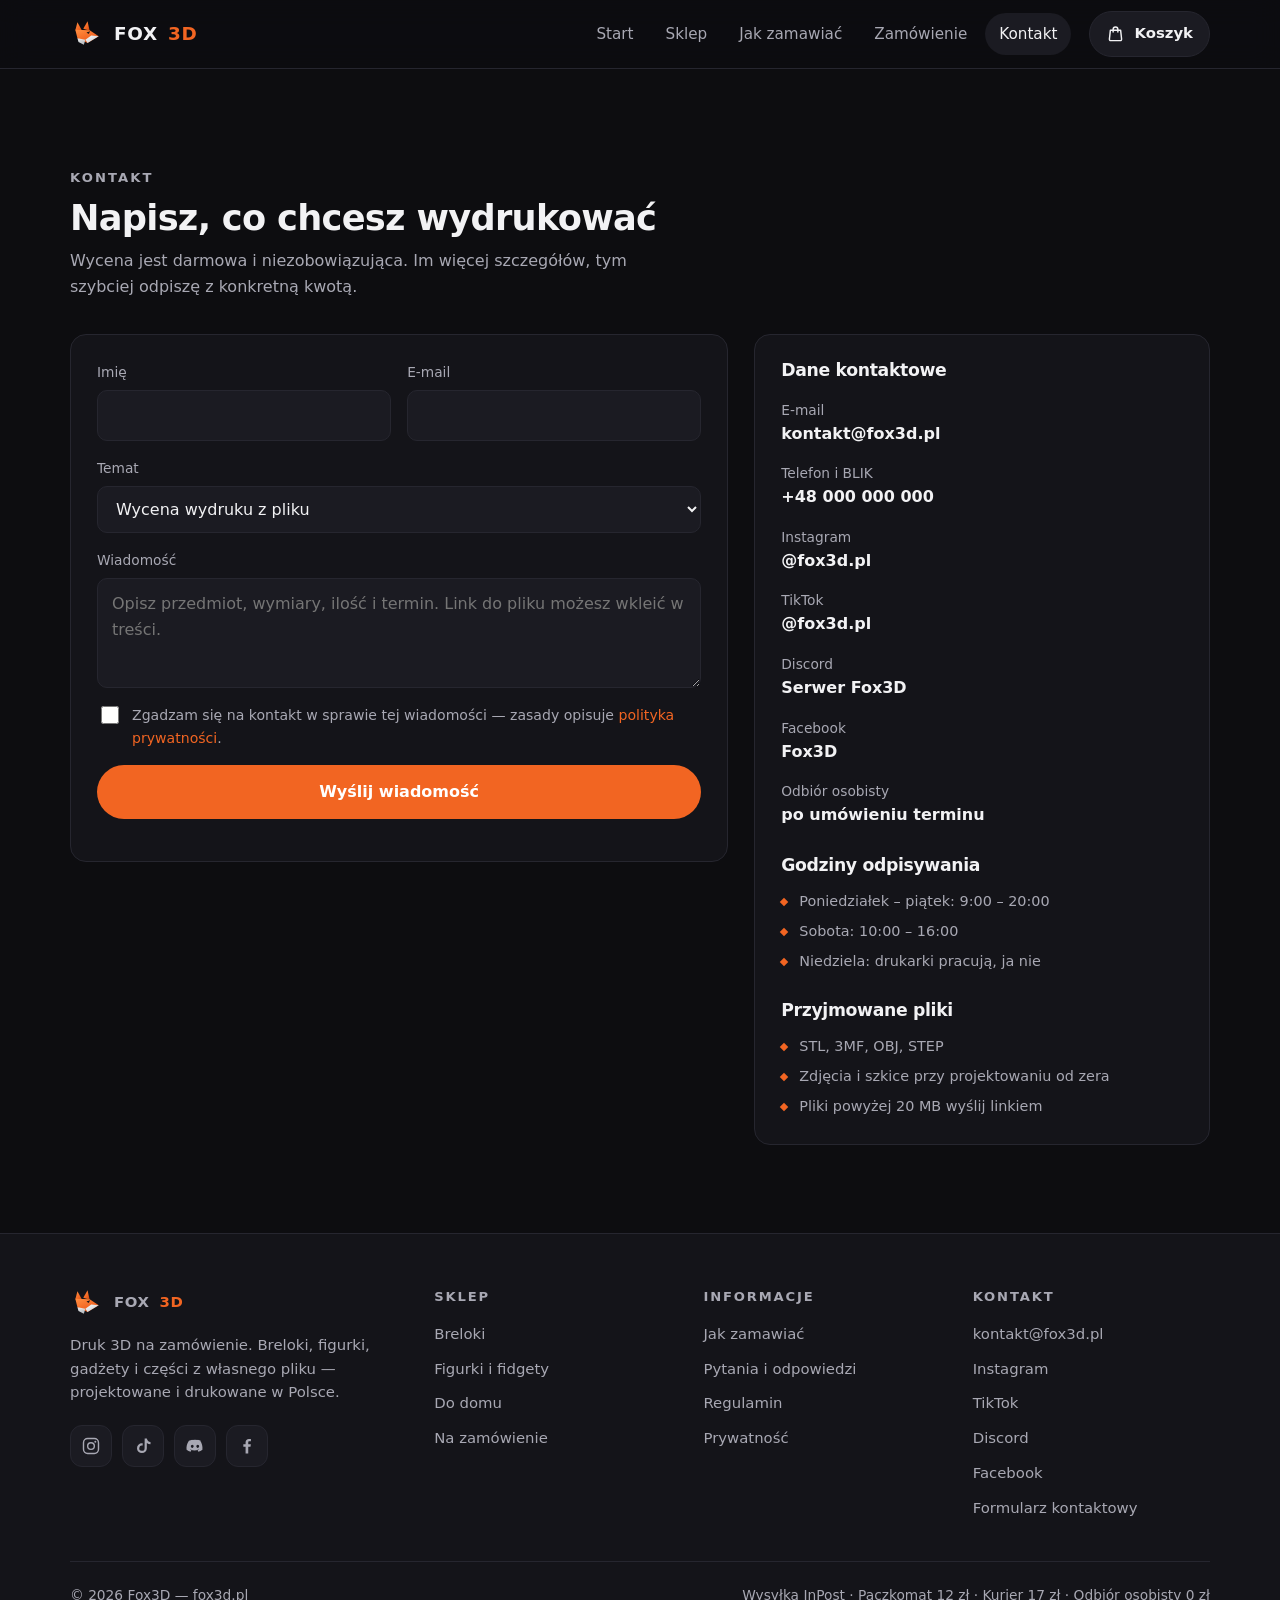
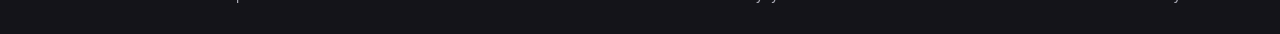
<file: fox3d/kontakt.html>
<!DOCTYPE html>
<html lang="pl">
<head>
<meta charset="utf-8">
<meta name="viewport" content="width=device-width, initial-scale=1">
<title>Kontakt — Fox3D</title>
<meta name="description" content="Kontakt do Fox3D: wycena wydruku 3D, pytania o materiały i terminy. Odpowiedź w ciągu 24 godzin.">
<meta name="theme-color" content="#0d0d10">
<link rel="icon" href="img/znak.svg" type="image/svg+xml">
<link rel="stylesheet" href="css/styl.css">
</head>
<body>
<a class="pomin" href="#tresc">Przejdź do treści</a>

<header class="gora">
  <div class="ramka gora__rzad">
    <a class="logo" href="index.html">
      <img class="logo__znak" src="img/znak.svg" alt="" width="34" height="34">
      FOX<em>3D</em>
    </a>
    <nav class="menu" id="menu" aria-label="Menu główne">
      <a href="index.html">Start</a>
      <a href="sklep.html">Sklep</a>
      <a href="index.html#jak">Jak zamawiać</a>
      <a href="zamowienie.html">Zamówienie</a>
      <a href="kontakt.html" aria-current="page">Kontakt</a>
    </nav>
    <div class="gora__akcje">
      <button class="koszyk-btn" data-koszyk type="button" aria-label="Koszyk">
        <svg class="koszyk-btn__ico" viewBox="0 0 24 24" aria-hidden="true" fill="none" stroke="currentColor" stroke-width="1.8" stroke-linecap="round" stroke-linejoin="round">
          <path d="M5.5 8h13l1.2 11.2a1.6 1.6 0 0 1-1.6 1.8H5.9a1.6 1.6 0 0 1-1.6-1.8Z"/>
          <path d="M9 10V6.8a3 3 0 0 1 6 0V10"/>
        </svg>
        <span class="koszyk-btn__txt">Koszyk</span>
        <span class="koszyk-btn__licznik" data-licznik hidden>0</span>
      </button>
      <button class="burger" id="burger" type="button" aria-expanded="false" aria-controls="menu" aria-label="Menu">
        <span></span><span></span><span></span>
      </button>
    </div>
  </div>
</header>
<main id="tresc">

  <section>
    <div class="ramka">
      <div class="naglowek">
        <div>
          <p class="nadtytul">Kontakt</p>
          <h2>Napisz, co chcesz wydrukować</h2>
          <p>Wycena jest darmowa i niezobowiązująca. Im więcej szczegółów, tym szybciej odpiszę z konkretną kwotą.</p>
        </div>
      </div>

      <div class="dwie-kolumny">
        <div class="karta-box">
          <form class="formularz" id="formularzKontakt">
            <div class="formularz__rzad">
              <label class="pole"><span>Imię</span><input name="imie" type="text" required autocomplete="name"></label>
              <label class="pole"><span>E-mail</span><input name="email" type="email" required autocomplete="email"></label>
            </div>
            <label class="pole"><span>Temat</span>
              <select name="temat">
                <option>Wycena wydruku z pliku</option>
                <option>Projekt modelu od zera</option>
                <option>Pytanie o produkt ze sklepu</option>
                <option>Zamówienie firmowe / hurtowe</option>
                <option>Reklamacja</option>
                <option>Inne</option>
              </select>
            </label>
            <label class="pole"><span>Wiadomość</span><textarea name="wiadomosc" required placeholder="Opisz przedmiot, wymiary, ilość i termin. Link do pliku możesz wkleić w treści."></textarea></label>
            <label class="zgoda"><input type="checkbox" name="zgoda" required> <span>Zgadzam się na kontakt w sprawie tej wiadomości — zasady opisuje <a href="prywatnosc.html">polityka prywatności</a>.</span></label>
            <button class="btn btn--pelny" type="submit">Wyślij wiadomość</button>
            <p class="uwaga" id="statusKontakt"></p>
          </form>
        </div>

        <div class="karta-box">
          <h3>Dane kontaktowe</h3>
          <ul class="kontakt-lista" style="margin-top:18px">
            <li><span>E-mail</span><a href="mailto:kontakt@fox3d.pl">kontakt@fox3d.pl</a></li>
            <li><span>Telefon i BLIK</span><a href="tel:+48000000000">+48 000 000 000</a></li>
            <li><span>Instagram</span><a href="https://www.instagram.com/" rel="noopener">@fox3d.pl</a></li>
            <li><span>TikTok</span><a href="https://www.tiktok.com/" rel="noopener">@fox3d.pl</a></li>
            <li><span>Discord</span><a href="https://discord.gg/" rel="noopener">Serwer Fox3D</a></li>
            <li><span>Facebook</span><a href="https://www.facebook.com/" rel="noopener">Fox3D</a></li>
            <li><span>Odbiór osobisty</span><a href="#odbior">po umówieniu terminu</a></li>
          </ul>
          <h3 style="margin-top:28px">Godziny odpisywania</h3>
          <ul class="dane" style="margin-top:14px">
            <li>Poniedziałek – piątek: 9:00 – 20:00</li>
            <li>Sobota: 10:00 – 16:00</li>
            <li>Niedziela: drukarki pracują, ja nie</li>
          </ul>
          <h3 style="margin-top:28px">Przyjmowane pliki</h3>
          <ul class="dane" style="margin-top:14px">
            <li>STL, 3MF, OBJ, STEP</li>
            <li>Zdjęcia i szkice przy projektowaniu od zera</li>
            <li>Pliki powyżej 20 MB wyślij linkiem</li>
          </ul>
        </div>
      </div>
    </div>
  </section>

</main>
<footer class="stopka">
  <div class="ramka">
    <div class="stopka__siatka">
      <div>
        <a class="logo" href="index.html">
          <img class="logo__znak" src="img/znak.svg" alt="" width="34" height="34">
          FOX<em>3D</em>
        </a>
        <p class="stopka__opis">Druk 3D na zamówienie. Breloki, figurki, gadżety i części z własnego pliku — projektowane i drukowane w Polsce.</p>
        <div class="social">
          <a href="https://www.instagram.com/" rel="noopener" aria-label="Instagram">
            <svg viewBox="0 0 24 24" aria-hidden="true" fill="none" stroke="currentColor" stroke-width="1.7">
              <rect x="3" y="3" width="18" height="18" rx="5"/><circle cx="12" cy="12" r="4"/><circle cx="17.2" cy="6.8" r="1.2" fill="currentColor" stroke="none"/>
            </svg>
          </a>
          <a href="https://www.tiktok.com/" rel="noopener" aria-label="TikTok">
            <svg viewBox="0 0 24 24" aria-hidden="true" fill="currentColor">
              <path d="M14 3h2.6a5.4 5.4 0 0 0 4.4 4.3v2.6a8 8 0 0 1-4.4-1.5v6.2a5.9 5.9 0 1 1-5.9-5.9c.3 0 .6 0 .9.1v2.7a3.2 3.2 0 1 0 2.3 3.1Z"/>
            </svg>
          </a>
          <a href="https://discord.gg/" rel="noopener" aria-label="Discord">
            <svg viewBox="0 0 24 24" aria-hidden="true" fill="currentColor">
              <path d="M19.3 5.6A16 16 0 0 0 15.3 4.4l-.2.4a12 12 0 0 0-6.2 0l-.2-.4A16 16 0 0 0 4.7 5.6C2.2 9.3 1.5 12.9 1.9 16.4a16 16 0 0 0 4.8 2.4l1-1.6a10 10 0 0 1-1.6-.8l.4-.3a11.4 11.4 0 0 0 9.8 0l.4.3a10 10 0 0 1-1.6.8l1 1.6a16 16 0 0 0 4.8-2.4c.5-4-.6-7.6-2.6-10.8ZM8.7 14.3c-1 0-1.7-.9-1.7-1.9s.8-1.9 1.7-1.9 1.8.9 1.7 1.9-.7 1.9-1.7 1.9Zm6.6 0c-1 0-1.7-.9-1.7-1.9s.8-1.9 1.7-1.9 1.8.9 1.7 1.9-.7 1.9-1.7 1.9Z"/>
            </svg>
          </a>
          <a href="https://www.facebook.com/" rel="noopener" aria-label="Facebook">
            <svg viewBox="0 0 24 24" aria-hidden="true" fill="currentColor">
              <path d="M13.5 21v-8h2.7l.4-3.1h-3.1V7.9c0-.9.25-1.5 1.55-1.5h1.65V3.6A22 22 0 0 0 14.3 3.5c-2.4 0-4 1.45-4 4.1v2.3H7.6V13h2.7v8Z"/>
            </svg>
          </a>
        </div>

      </div>
      <div>
        <h4>Sklep</h4>
        <ul>
          <li><a href="sklep.html#breloki">Breloki</a></li>
          <li><a href="sklep.html#figurki">Figurki i fidgety</a></li>
          <li><a href="sklep.html#dom">Do domu</a></li>
          <li><a href="sklep.html#custom">Na zamówienie</a></li>
        </ul>
      </div>
      <div>
        <h4>Informacje</h4>
        <ul>
          <li><a href="index.html#jak">Jak zamawiać</a></li>
          <li><a href="index.html#faq">Pytania i odpowiedzi</a></li>
          <li><a href="regulamin.html">Regulamin</a></li>
          <li><a href="prywatnosc.html">Prywatność</a></li>
        </ul>
      </div>
      <div>
        <h4>Kontakt</h4>
        <ul>
          <li><a href="mailto:kontakt@fox3d.pl">kontakt@fox3d.pl</a></li>
          <li><a href="https://www.instagram.com/" rel="noopener">Instagram</a></li>
          <li><a href="https://www.tiktok.com/" rel="noopener">TikTok</a></li>
          <li><a href="https://discord.gg/" rel="noopener">Discord</a></li>
          <li><a href="https://www.facebook.com/" rel="noopener">Facebook</a></li>
          <li><a href="kontakt.html">Formularz kontaktowy</a></li>
        </ul>
      </div>
    </div>
    <div class="stopka__dol">
      <span>© <span id="rok">2026</span> Fox3D — fox3d.pl</span>
      <span>Wysyłka InPost · Paczkomat 12 zł · Kurier 17 zł · Odbiór osobisty 0 zł</span>
    </div>
  </div>
</footer>

<div class="zaslona" id="zaslona" data-otwarte="0"></div>

<aside class="panel" id="panel" data-otwarte="0" aria-label="Koszyk">
  <div class="panel__gora">
    <h3>Twój koszyk</h3>
    <button class="zamknij" type="button" data-zamknij-panel aria-label="Zamknij koszyk">×</button>
  </div>
  <div class="panel__lista" id="panelLista"></div>
  <div class="panel__dol">
    <div class="suma"><span>Razem</span><b id="panelSuma">0,00 zł</b></div>
    <p class="uwaga">Do kwoty doliczana jest wysyłka wybrana w formularzu zamówienia.</p>
    <a class="btn btn--pelny" id="doZamowienia" href="zamowienie.html">Przejdź do zamówienia</a>
  </div>
</aside>

<div class="modal" id="modal" data-otwarte="0" role="dialog" aria-modal="true" aria-label="Szczegóły produktu">
  <button class="modal__tlo" type="button" data-zamknij-modal aria-label="Zamknij"></button>
  <div class="modal__okno">
    <button class="zamknij" type="button" data-zamknij-modal aria-label="Zamknij">×</button>
    <div id="modalTresc"></div>
  </div>
</div>

<div class="komunikat" id="komunikat" role="status" aria-live="polite" data-widoczny="0"></div>

<script src="js/dane.js"></script>
<script src="js/sklep.js"></script>
<script>
  document.addEventListener('DOMContentLoaded', () => {
    const formularz = document.getElementById('formularzKontakt');
    const status = document.getElementById('statusKontakt');
    formularz.addEventListener('submit', (e) => {
      e.preventDefault();
      const dane = Object.fromEntries(new FormData(formularz).entries());
      const tresc = [
        `Imię: ${dane.imie}`,
        `E-mail: ${dane.email}`,
        `Temat: ${dane.temat}`,
        '',
        dane.wiadomosc
      ].join('\n');
      location.href =
        'mailto:kontakt@fox3d.pl?subject=' +
        encodeURIComponent('Fox3D — ' + dane.temat) +
        '&body=' +
        encodeURIComponent(tresc);
      status.textContent = 'Otworzyłem wiadomość w Twoim programie pocztowym. Jeśli nic się nie stało, napisz bezpośrednio na kontakt@fox3d.pl.';
      pokazKomunikat('Wiadomość gotowa do wysłania');
    });
  });
</script>
</body>
</html>
</file>
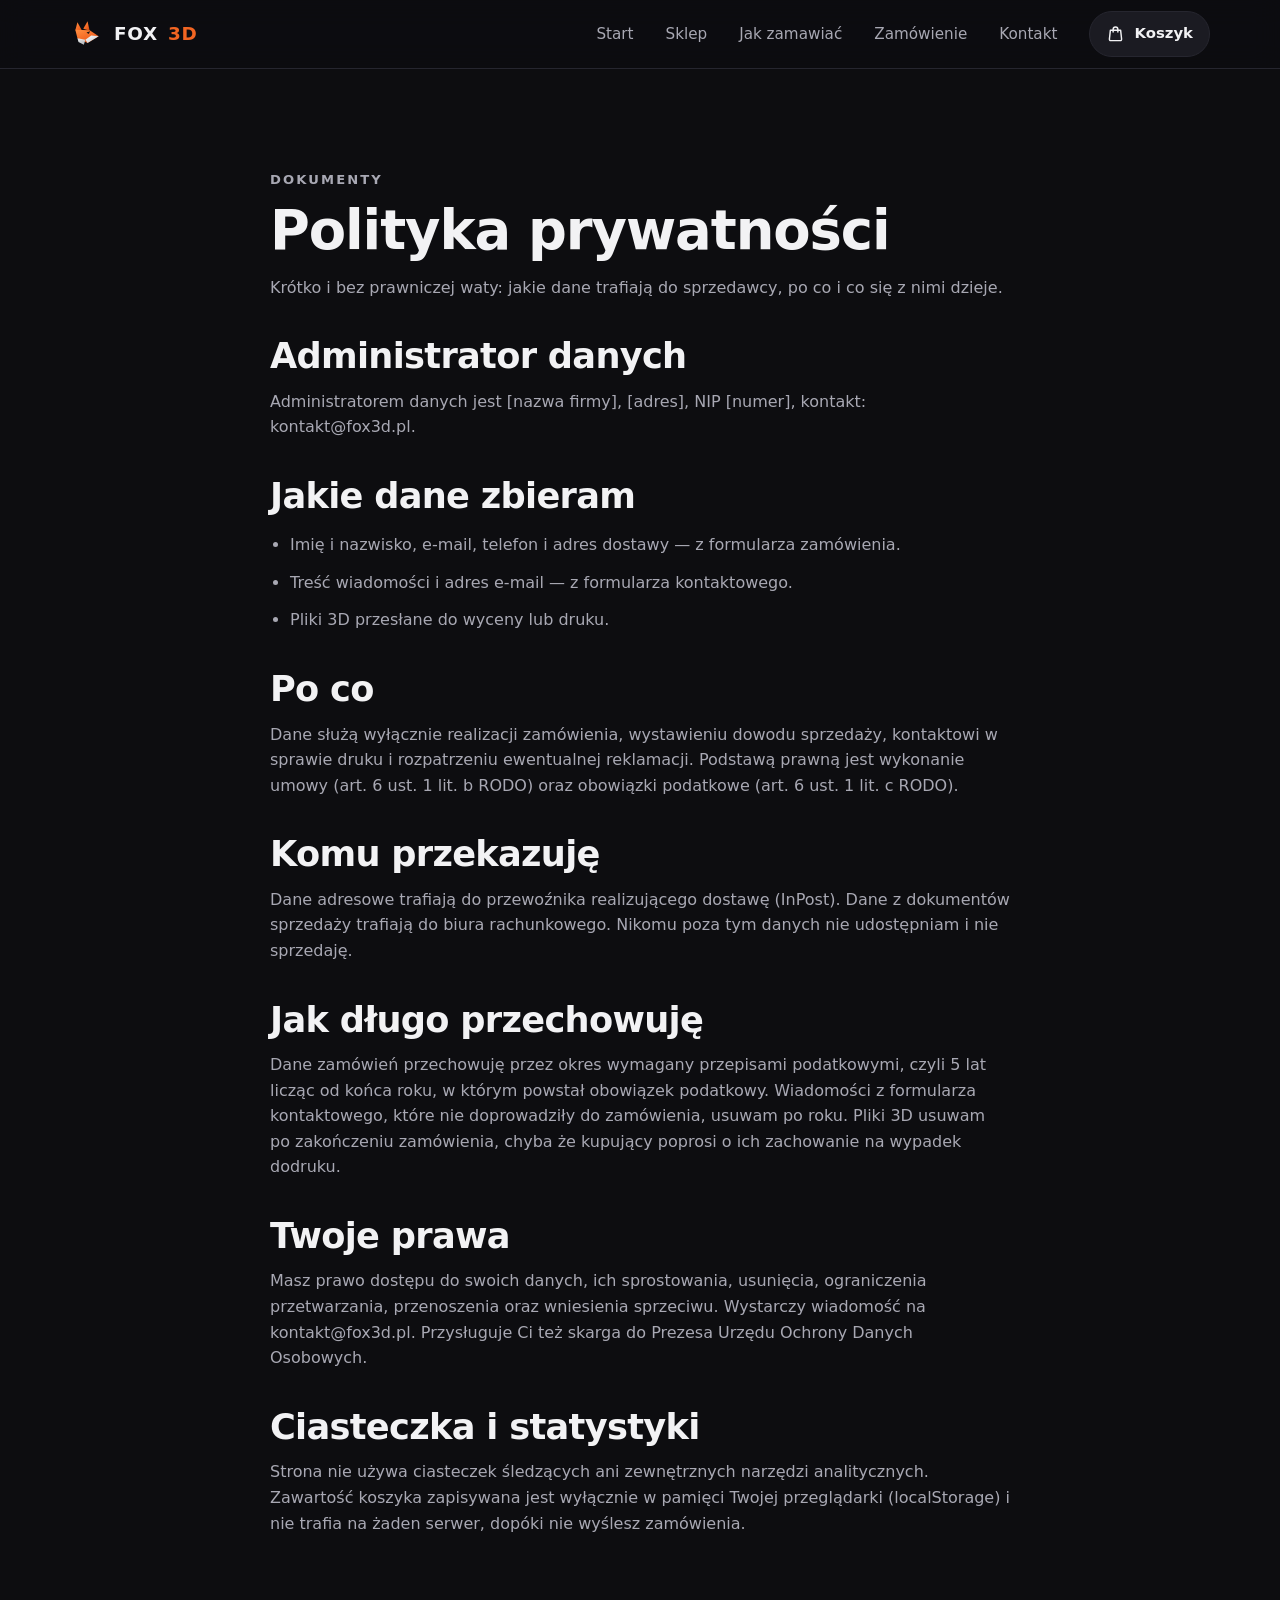
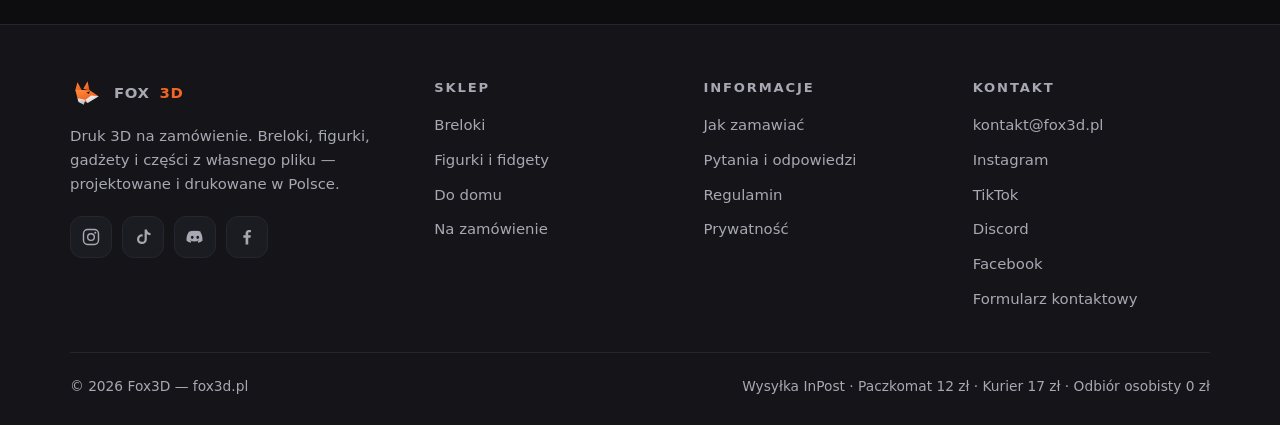
<file: fox3d/prywatnosc.html>
<!DOCTYPE html>
<html lang="pl">
<head>
<meta charset="utf-8">
<meta name="viewport" content="width=device-width, initial-scale=1">
<title>Polityka prywatności — Fox3D</title>
<meta name="description" content="Polityka prywatności Fox3D: jakie dane zbieramy, w jakim celu i jak długo je przechowujemy.">
<meta name="theme-color" content="#0d0d10">
<link rel="icon" href="img/znak.svg" type="image/svg+xml">
<link rel="stylesheet" href="css/styl.css">
</head>
<body>
<a class="pomin" href="#tresc">Przejdź do treści</a>

<header class="gora">
  <div class="ramka gora__rzad">
    <a class="logo" href="index.html">
      <img class="logo__znak" src="img/znak.svg" alt="" width="34" height="34">
      FOX<em>3D</em>
    </a>
    <nav class="menu" id="menu" aria-label="Menu główne">
      <a href="index.html">Start</a>
      <a href="sklep.html">Sklep</a>
      <a href="index.html#jak">Jak zamawiać</a>
      <a href="zamowienie.html">Zamówienie</a>
      <a href="kontakt.html">Kontakt</a>
    </nav>
    <div class="gora__akcje">
      <button class="koszyk-btn" data-koszyk type="button" aria-label="Koszyk">
        <svg class="koszyk-btn__ico" viewBox="0 0 24 24" aria-hidden="true" fill="none" stroke="currentColor" stroke-width="1.8" stroke-linecap="round" stroke-linejoin="round">
          <path d="M5.5 8h13l1.2 11.2a1.6 1.6 0 0 1-1.6 1.8H5.9a1.6 1.6 0 0 1-1.6-1.8Z"/>
          <path d="M9 10V6.8a3 3 0 0 1 6 0V10"/>
        </svg>
        <span class="koszyk-btn__txt">Koszyk</span>
        <span class="koszyk-btn__licznik" data-licznik hidden>0</span>
      </button>
      <button class="burger" id="burger" type="button" aria-expanded="false" aria-controls="menu" aria-label="Menu">
        <span></span><span></span><span></span>
      </button>
    </div>
  </div>
</header>
<main id="tresc">
  <section>
    <div class="ramka tresc">
      <p class="nadtytul">Dokumenty</p>
      <h1>Polityka prywatności</h1>
      <p>Krótko i bez prawniczej waty: jakie dane trafiają do sprzedawcy, po co i co się z nimi dzieje.</p>

      <h2>Administrator danych</h2>
      <p>Administratorem danych jest [nazwa firmy], [adres], NIP [numer], kontakt: kontakt@fox3d.pl.</p>

      <h2>Jakie dane zbieram</h2>
      <ul>
        <li>Imię i nazwisko, e-mail, telefon i adres dostawy — z formularza zamówienia.</li>
        <li>Treść wiadomości i adres e-mail — z formularza kontaktowego.</li>
        <li>Pliki 3D przesłane do wyceny lub druku.</li>
      </ul>

      <h2>Po co</h2>
      <p>Dane służą wyłącznie realizacji zamówienia, wystawieniu dowodu sprzedaży, kontaktowi w sprawie druku i rozpatrzeniu ewentualnej reklamacji. Podstawą prawną jest wykonanie umowy (art. 6 ust. 1 lit. b RODO) oraz obowiązki podatkowe (art. 6 ust. 1 lit. c RODO).</p>

      <h2>Komu przekazuję</h2>
      <p>Dane adresowe trafiają do przewoźnika realizującego dostawę (InPost). Dane z dokumentów sprzedaży trafiają do biura rachunkowego. Nikomu poza tym danych nie udostępniam i nie sprzedaję.</p>

      <h2>Jak długo przechowuję</h2>
      <p>Dane zamówień przechowuję przez okres wymagany przepisami podatkowymi, czyli 5 lat licząc od końca roku, w którym powstał obowiązek podatkowy. Wiadomości z formularza kontaktowego, które nie doprowadziły do zamówienia, usuwam po roku. Pliki 3D usuwam po zakończeniu zamówienia, chyba że kupujący poprosi o ich zachowanie na wypadek dodruku.</p>

      <h2>Twoje prawa</h2>
      <p>Masz prawo dostępu do swoich danych, ich sprostowania, usunięcia, ograniczenia przetwarzania, przenoszenia oraz wniesienia sprzeciwu. Wystarczy wiadomość na kontakt@fox3d.pl. Przysługuje Ci też skarga do Prezesa Urzędu Ochrony Danych Osobowych.</p>

      <h2>Ciasteczka i statystyki</h2>
      <p>Strona nie używa ciasteczek śledzących ani zewnętrznych narzędzi analitycznych. Zawartość koszyka zapisywana jest wyłącznie w pamięci Twojej przeglądarki (localStorage) i nie trafia na żaden serwer, dopóki nie wyślesz zamówienia.</p>
    </div>
  </section>
</main>
<footer class="stopka">
  <div class="ramka">
    <div class="stopka__siatka">
      <div>
        <a class="logo" href="index.html">
          <img class="logo__znak" src="img/znak.svg" alt="" width="34" height="34">
          FOX<em>3D</em>
        </a>
        <p class="stopka__opis">Druk 3D na zamówienie. Breloki, figurki, gadżety i części z własnego pliku — projektowane i drukowane w Polsce.</p>
        <div class="social">
          <a href="https://www.instagram.com/" rel="noopener" aria-label="Instagram">
            <svg viewBox="0 0 24 24" aria-hidden="true" fill="none" stroke="currentColor" stroke-width="1.7">
              <rect x="3" y="3" width="18" height="18" rx="5"/><circle cx="12" cy="12" r="4"/><circle cx="17.2" cy="6.8" r="1.2" fill="currentColor" stroke="none"/>
            </svg>
          </a>
          <a href="https://www.tiktok.com/" rel="noopener" aria-label="TikTok">
            <svg viewBox="0 0 24 24" aria-hidden="true" fill="currentColor">
              <path d="M14 3h2.6a5.4 5.4 0 0 0 4.4 4.3v2.6a8 8 0 0 1-4.4-1.5v6.2a5.9 5.9 0 1 1-5.9-5.9c.3 0 .6 0 .9.1v2.7a3.2 3.2 0 1 0 2.3 3.1Z"/>
            </svg>
          </a>
          <a href="https://discord.gg/" rel="noopener" aria-label="Discord">
            <svg viewBox="0 0 24 24" aria-hidden="true" fill="currentColor">
              <path d="M19.3 5.6A16 16 0 0 0 15.3 4.4l-.2.4a12 12 0 0 0-6.2 0l-.2-.4A16 16 0 0 0 4.7 5.6C2.2 9.3 1.5 12.9 1.9 16.4a16 16 0 0 0 4.8 2.4l1-1.6a10 10 0 0 1-1.6-.8l.4-.3a11.4 11.4 0 0 0 9.8 0l.4.3a10 10 0 0 1-1.6.8l1 1.6a16 16 0 0 0 4.8-2.4c.5-4-.6-7.6-2.6-10.8ZM8.7 14.3c-1 0-1.7-.9-1.7-1.9s.8-1.9 1.7-1.9 1.8.9 1.7 1.9-.7 1.9-1.7 1.9Zm6.6 0c-1 0-1.7-.9-1.7-1.9s.8-1.9 1.7-1.9 1.8.9 1.7 1.9-.7 1.9-1.7 1.9Z"/>
            </svg>
          </a>
          <a href="https://www.facebook.com/" rel="noopener" aria-label="Facebook">
            <svg viewBox="0 0 24 24" aria-hidden="true" fill="currentColor">
              <path d="M13.5 21v-8h2.7l.4-3.1h-3.1V7.9c0-.9.25-1.5 1.55-1.5h1.65V3.6A22 22 0 0 0 14.3 3.5c-2.4 0-4 1.45-4 4.1v2.3H7.6V13h2.7v8Z"/>
            </svg>
          </a>
        </div>

      </div>
      <div>
        <h4>Sklep</h4>
        <ul>
          <li><a href="sklep.html#breloki">Breloki</a></li>
          <li><a href="sklep.html#figurki">Figurki i fidgety</a></li>
          <li><a href="sklep.html#dom">Do domu</a></li>
          <li><a href="sklep.html#custom">Na zamówienie</a></li>
        </ul>
      </div>
      <div>
        <h4>Informacje</h4>
        <ul>
          <li><a href="index.html#jak">Jak zamawiać</a></li>
          <li><a href="index.html#faq">Pytania i odpowiedzi</a></li>
          <li><a href="regulamin.html">Regulamin</a></li>
          <li><a href="prywatnosc.html">Prywatność</a></li>
        </ul>
      </div>
      <div>
        <h4>Kontakt</h4>
        <ul>
          <li><a href="mailto:kontakt@fox3d.pl">kontakt@fox3d.pl</a></li>
          <li><a href="https://www.instagram.com/" rel="noopener">Instagram</a></li>
          <li><a href="https://www.tiktok.com/" rel="noopener">TikTok</a></li>
          <li><a href="https://discord.gg/" rel="noopener">Discord</a></li>
          <li><a href="https://www.facebook.com/" rel="noopener">Facebook</a></li>
          <li><a href="kontakt.html">Formularz kontaktowy</a></li>
        </ul>
      </div>
    </div>
    <div class="stopka__dol">
      <span>© <span id="rok">2026</span> Fox3D — fox3d.pl</span>
      <span>Wysyłka InPost · Paczkomat 12 zł · Kurier 17 zł · Odbiór osobisty 0 zł</span>
    </div>
  </div>
</footer>

<div class="zaslona" id="zaslona" data-otwarte="0"></div>

<aside class="panel" id="panel" data-otwarte="0" aria-label="Koszyk">
  <div class="panel__gora">
    <h3>Twój koszyk</h3>
    <button class="zamknij" type="button" data-zamknij-panel aria-label="Zamknij koszyk">×</button>
  </div>
  <div class="panel__lista" id="panelLista"></div>
  <div class="panel__dol">
    <div class="suma"><span>Razem</span><b id="panelSuma">0,00 zł</b></div>
    <p class="uwaga">Do kwoty doliczana jest wysyłka wybrana w formularzu zamówienia.</p>
    <a class="btn btn--pelny" id="doZamowienia" href="zamowienie.html">Przejdź do zamówienia</a>
  </div>
</aside>

<div class="modal" id="modal" data-otwarte="0" role="dialog" aria-modal="true" aria-label="Szczegóły produktu">
  <button class="modal__tlo" type="button" data-zamknij-modal aria-label="Zamknij"></button>
  <div class="modal__okno">
    <button class="zamknij" type="button" data-zamknij-modal aria-label="Zamknij">×</button>
    <div id="modalTresc"></div>
  </div>
</div>

<div class="komunikat" id="komunikat" role="status" aria-live="polite" data-widoczny="0"></div>

<script src="js/dane.js"></script>
<script src="js/sklep.js"></script>
</body>
</html>
</file>
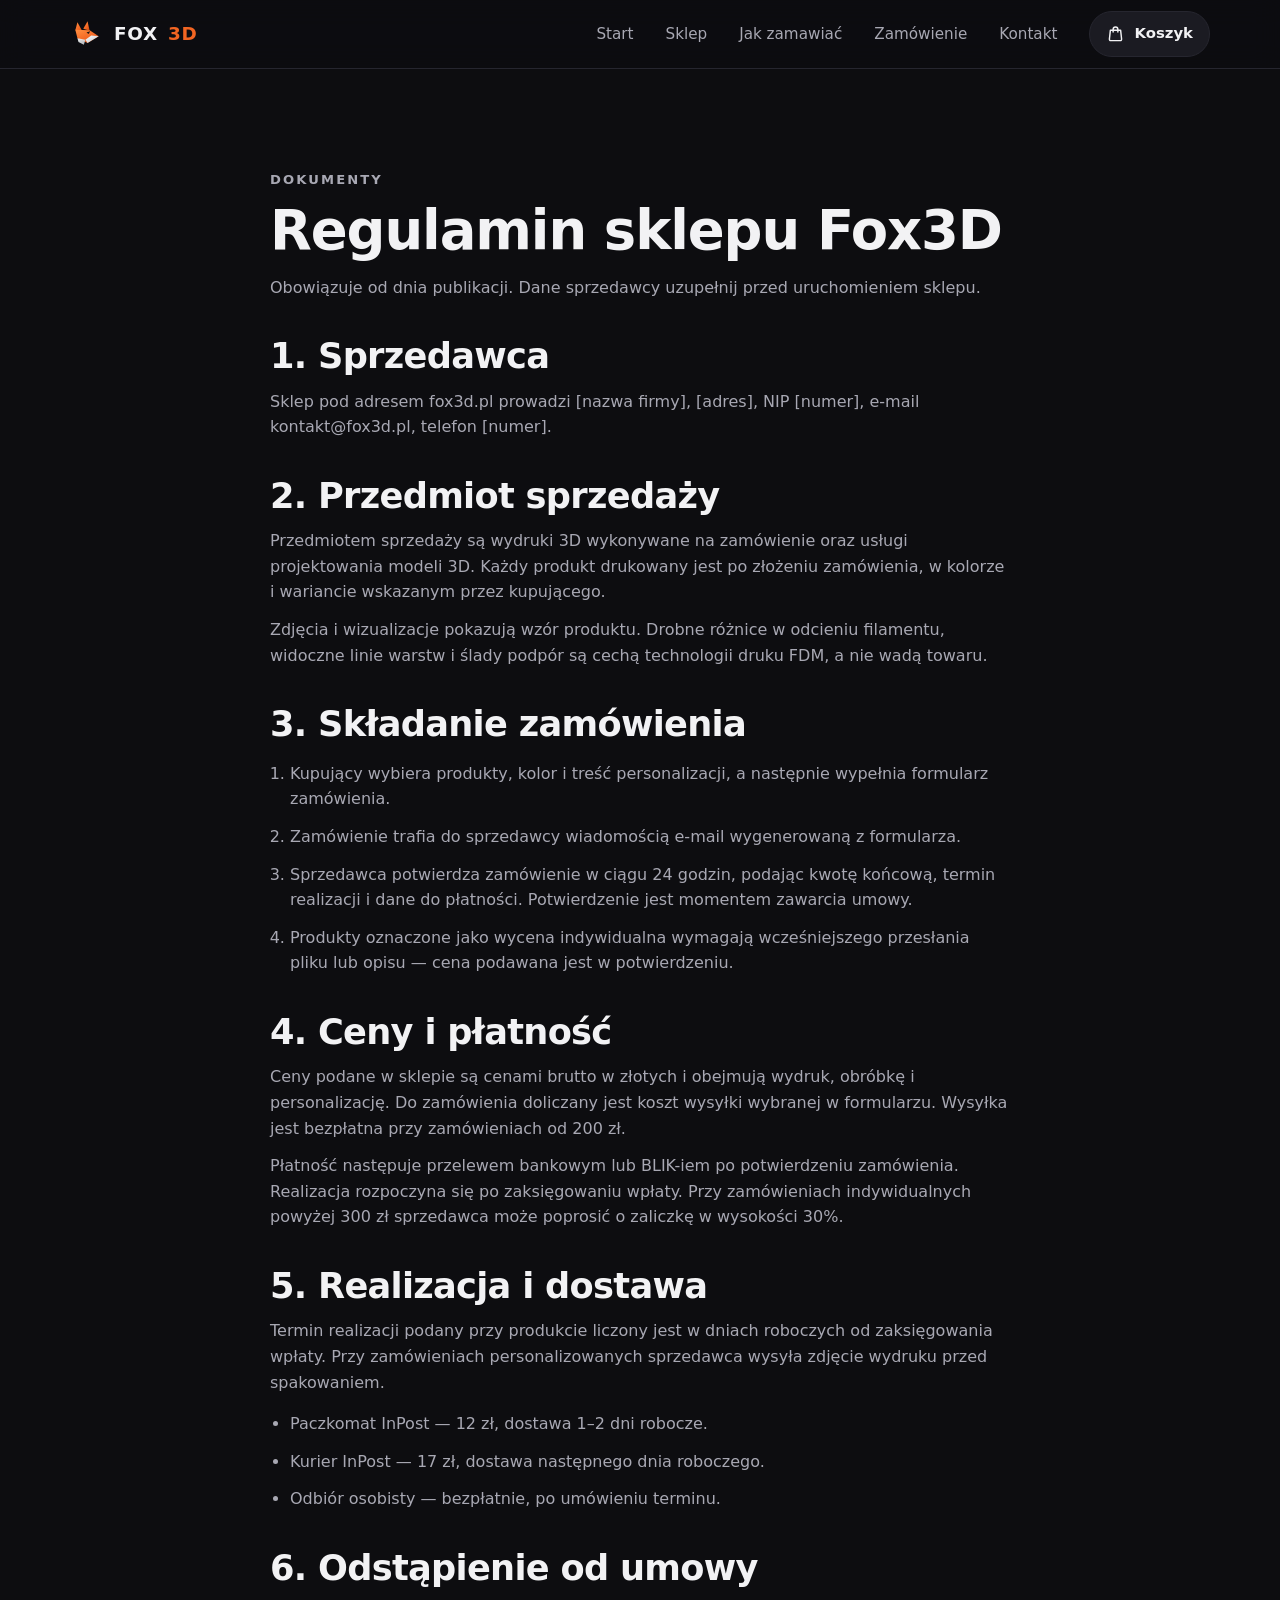
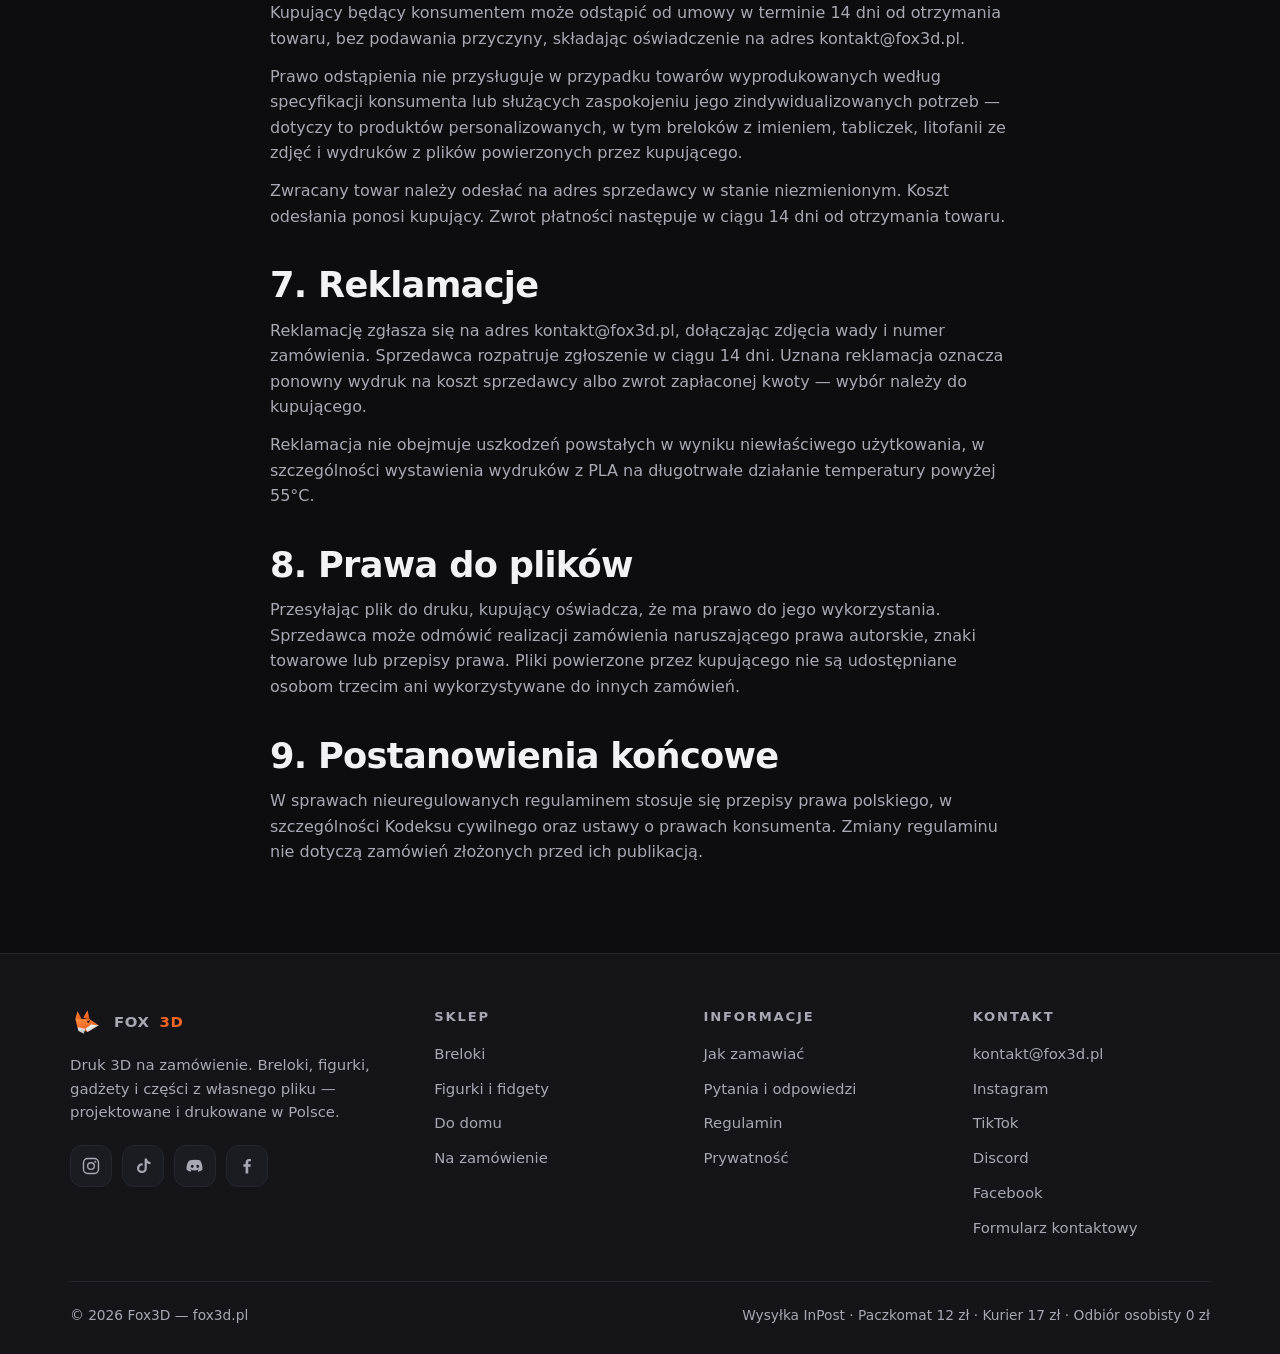
<file: fox3d/regulamin.html>
<!DOCTYPE html>
<html lang="pl">
<head>
<meta charset="utf-8">
<meta name="viewport" content="width=device-width, initial-scale=1">
<title>Regulamin — Fox3D</title>
<meta name="description" content="Regulamin sklepu Fox3D: zamówienia, ceny, płatności, dostawa, odstąpienie od umowy i reklamacje.">
<meta name="theme-color" content="#0d0d10">
<link rel="icon" href="img/znak.svg" type="image/svg+xml">
<link rel="stylesheet" href="css/styl.css">
</head>
<body>
<a class="pomin" href="#tresc">Przejdź do treści</a>

<header class="gora">
  <div class="ramka gora__rzad">
    <a class="logo" href="index.html">
      <img class="logo__znak" src="img/znak.svg" alt="" width="34" height="34">
      FOX<em>3D</em>
    </a>
    <nav class="menu" id="menu" aria-label="Menu główne">
      <a href="index.html">Start</a>
      <a href="sklep.html">Sklep</a>
      <a href="index.html#jak">Jak zamawiać</a>
      <a href="zamowienie.html">Zamówienie</a>
      <a href="kontakt.html">Kontakt</a>
    </nav>
    <div class="gora__akcje">
      <button class="koszyk-btn" data-koszyk type="button" aria-label="Koszyk">
        <svg class="koszyk-btn__ico" viewBox="0 0 24 24" aria-hidden="true" fill="none" stroke="currentColor" stroke-width="1.8" stroke-linecap="round" stroke-linejoin="round">
          <path d="M5.5 8h13l1.2 11.2a1.6 1.6 0 0 1-1.6 1.8H5.9a1.6 1.6 0 0 1-1.6-1.8Z"/>
          <path d="M9 10V6.8a3 3 0 0 1 6 0V10"/>
        </svg>
        <span class="koszyk-btn__txt">Koszyk</span>
        <span class="koszyk-btn__licznik" data-licznik hidden>0</span>
      </button>
      <button class="burger" id="burger" type="button" aria-expanded="false" aria-controls="menu" aria-label="Menu">
        <span></span><span></span><span></span>
      </button>
    </div>
  </div>
</header>
<main id="tresc">
  <section>
    <div class="ramka tresc">
      <p class="nadtytul">Dokumenty</p>
      <h1>Regulamin sklepu Fox3D</h1>
      <p>Obowiązuje od dnia publikacji. Dane sprzedawcy uzupełnij przed uruchomieniem sklepu.</p>

      <h2>1. Sprzedawca</h2>
      <p>Sklep pod adresem fox3d.pl prowadzi [nazwa firmy], [adres], NIP [numer], e-mail kontakt@fox3d.pl, telefon [numer].</p>

      <h2>2. Przedmiot sprzedaży</h2>
      <p>Przedmiotem sprzedaży są wydruki 3D wykonywane na zamówienie oraz usługi projektowania modeli 3D. Każdy produkt drukowany jest po złożeniu zamówienia, w kolorze i wariancie wskazanym przez kupującego.</p>
      <p>Zdjęcia i wizualizacje pokazują wzór produktu. Drobne różnice w odcieniu filamentu, widoczne linie warstw i ślady podpór są cechą technologii druku FDM, a nie wadą towaru.</p>

      <h2>3. Składanie zamówienia</h2>
      <ol>
        <li>Kupujący wybiera produkty, kolor i treść personalizacji, a następnie wypełnia formularz zamówienia.</li>
        <li>Zamówienie trafia do sprzedawcy wiadomością e-mail wygenerowaną z formularza.</li>
        <li>Sprzedawca potwierdza zamówienie w ciągu 24 godzin, podając kwotę końcową, termin realizacji i dane do płatności. Potwierdzenie jest momentem zawarcia umowy.</li>
        <li>Produkty oznaczone jako wycena indywidualna wymagają wcześniejszego przesłania pliku lub opisu — cena podawana jest w potwierdzeniu.</li>
      </ol>

      <h2>4. Ceny i płatność</h2>
      <p>Ceny podane w sklepie są cenami brutto w złotych i obejmują wydruk, obróbkę i personalizację. Do zamówienia doliczany jest koszt wysyłki wybranej w formularzu. Wysyłka jest bezpłatna przy zamówieniach od 200 zł.</p>
      <p>Płatność następuje przelewem bankowym lub BLIK-iem po potwierdzeniu zamówienia. Realizacja rozpoczyna się po zaksięgowaniu wpłaty. Przy zamówieniach indywidualnych powyżej 300 zł sprzedawca może poprosić o zaliczkę w wysokości 30%.</p>

      <h2>5. Realizacja i dostawa</h2>
      <p>Termin realizacji podany przy produkcie liczony jest w dniach roboczych od zaksięgowania wpłaty. Przy zamówieniach personalizowanych sprzedawca wysyła zdjęcie wydruku przed spakowaniem.</p>
      <ul>
        <li>Paczkomat InPost — 12 zł, dostawa 1–2 dni robocze.</li>
        <li>Kurier InPost — 17 zł, dostawa następnego dnia roboczego.</li>
        <li>Odbiór osobisty — bezpłatnie, po umówieniu terminu.</li>
      </ul>

      <h2>6. Odstąpienie od umowy</h2>
      <p>Kupujący będący konsumentem może odstąpić od umowy w terminie 14 dni od otrzymania towaru, bez podawania przyczyny, składając oświadczenie na adres kontakt@fox3d.pl.</p>
      <p>Prawo odstąpienia nie przysługuje w przypadku towarów wyprodukowanych według specyfikacji konsumenta lub służących zaspokojeniu jego zindywidualizowanych potrzeb — dotyczy to produktów personalizowanych, w tym breloków z imieniem, tabliczek, litofanii ze zdjęć i wydruków z plików powierzonych przez kupującego.</p>
      <p>Zwracany towar należy odesłać na adres sprzedawcy w stanie niezmienionym. Koszt odesłania ponosi kupujący. Zwrot płatności następuje w ciągu 14 dni od otrzymania towaru.</p>

      <h2>7. Reklamacje</h2>
      <p>Reklamację zgłasza się na adres kontakt@fox3d.pl, dołączając zdjęcia wady i numer zamówienia. Sprzedawca rozpatruje zgłoszenie w ciągu 14 dni. Uznana reklamacja oznacza ponowny wydruk na koszt sprzedawcy albo zwrot zapłaconej kwoty — wybór należy do kupującego.</p>
      <p>Reklamacja nie obejmuje uszkodzeń powstałych w wyniku niewłaściwego użytkowania, w szczególności wystawienia wydruków z PLA na długotrwałe działanie temperatury powyżej 55°C.</p>

      <h2>8. Prawa do plików</h2>
      <p>Przesyłając plik do druku, kupujący oświadcza, że ma prawo do jego wykorzystania. Sprzedawca może odmówić realizacji zamówienia naruszającego prawa autorskie, znaki towarowe lub przepisy prawa. Pliki powierzone przez kupującego nie są udostępniane osobom trzecim ani wykorzystywane do innych zamówień.</p>

      <h2>9. Postanowienia końcowe</h2>
      <p>W sprawach nieuregulowanych regulaminem stosuje się przepisy prawa polskiego, w szczególności Kodeksu cywilnego oraz ustawy o prawach konsumenta. Zmiany regulaminu nie dotyczą zamówień złożonych przed ich publikacją.</p>
    </div>
  </section>
</main>
<footer class="stopka">
  <div class="ramka">
    <div class="stopka__siatka">
      <div>
        <a class="logo" href="index.html">
          <img class="logo__znak" src="img/znak.svg" alt="" width="34" height="34">
          FOX<em>3D</em>
        </a>
        <p class="stopka__opis">Druk 3D na zamówienie. Breloki, figurki, gadżety i części z własnego pliku — projektowane i drukowane w Polsce.</p>
        <div class="social">
          <a href="https://www.instagram.com/" rel="noopener" aria-label="Instagram">
            <svg viewBox="0 0 24 24" aria-hidden="true" fill="none" stroke="currentColor" stroke-width="1.7">
              <rect x="3" y="3" width="18" height="18" rx="5"/><circle cx="12" cy="12" r="4"/><circle cx="17.2" cy="6.8" r="1.2" fill="currentColor" stroke="none"/>
            </svg>
          </a>
          <a href="https://www.tiktok.com/" rel="noopener" aria-label="TikTok">
            <svg viewBox="0 0 24 24" aria-hidden="true" fill="currentColor">
              <path d="M14 3h2.6a5.4 5.4 0 0 0 4.4 4.3v2.6a8 8 0 0 1-4.4-1.5v6.2a5.9 5.9 0 1 1-5.9-5.9c.3 0 .6 0 .9.1v2.7a3.2 3.2 0 1 0 2.3 3.1Z"/>
            </svg>
          </a>
          <a href="https://discord.gg/" rel="noopener" aria-label="Discord">
            <svg viewBox="0 0 24 24" aria-hidden="true" fill="currentColor">
              <path d="M19.3 5.6A16 16 0 0 0 15.3 4.4l-.2.4a12 12 0 0 0-6.2 0l-.2-.4A16 16 0 0 0 4.7 5.6C2.2 9.3 1.5 12.9 1.9 16.4a16 16 0 0 0 4.8 2.4l1-1.6a10 10 0 0 1-1.6-.8l.4-.3a11.4 11.4 0 0 0 9.8 0l.4.3a10 10 0 0 1-1.6.8l1 1.6a16 16 0 0 0 4.8-2.4c.5-4-.6-7.6-2.6-10.8ZM8.7 14.3c-1 0-1.7-.9-1.7-1.9s.8-1.9 1.7-1.9 1.8.9 1.7 1.9-.7 1.9-1.7 1.9Zm6.6 0c-1 0-1.7-.9-1.7-1.9s.8-1.9 1.7-1.9 1.8.9 1.7 1.9-.7 1.9-1.7 1.9Z"/>
            </svg>
          </a>
          <a href="https://www.facebook.com/" rel="noopener" aria-label="Facebook">
            <svg viewBox="0 0 24 24" aria-hidden="true" fill="currentColor">
              <path d="M13.5 21v-8h2.7l.4-3.1h-3.1V7.9c0-.9.25-1.5 1.55-1.5h1.65V3.6A22 22 0 0 0 14.3 3.5c-2.4 0-4 1.45-4 4.1v2.3H7.6V13h2.7v8Z"/>
            </svg>
          </a>
        </div>

      </div>
      <div>
        <h4>Sklep</h4>
        <ul>
          <li><a href="sklep.html#breloki">Breloki</a></li>
          <li><a href="sklep.html#figurki">Figurki i fidgety</a></li>
          <li><a href="sklep.html#dom">Do domu</a></li>
          <li><a href="sklep.html#custom">Na zamówienie</a></li>
        </ul>
      </div>
      <div>
        <h4>Informacje</h4>
        <ul>
          <li><a href="index.html#jak">Jak zamawiać</a></li>
          <li><a href="index.html#faq">Pytania i odpowiedzi</a></li>
          <li><a href="regulamin.html">Regulamin</a></li>
          <li><a href="prywatnosc.html">Prywatność</a></li>
        </ul>
      </div>
      <div>
        <h4>Kontakt</h4>
        <ul>
          <li><a href="mailto:kontakt@fox3d.pl">kontakt@fox3d.pl</a></li>
          <li><a href="https://www.instagram.com/" rel="noopener">Instagram</a></li>
          <li><a href="https://www.tiktok.com/" rel="noopener">TikTok</a></li>
          <li><a href="https://discord.gg/" rel="noopener">Discord</a></li>
          <li><a href="https://www.facebook.com/" rel="noopener">Facebook</a></li>
          <li><a href="kontakt.html">Formularz kontaktowy</a></li>
        </ul>
      </div>
    </div>
    <div class="stopka__dol">
      <span>© <span id="rok">2026</span> Fox3D — fox3d.pl</span>
      <span>Wysyłka InPost · Paczkomat 12 zł · Kurier 17 zł · Odbiór osobisty 0 zł</span>
    </div>
  </div>
</footer>

<div class="zaslona" id="zaslona" data-otwarte="0"></div>

<aside class="panel" id="panel" data-otwarte="0" aria-label="Koszyk">
  <div class="panel__gora">
    <h3>Twój koszyk</h3>
    <button class="zamknij" type="button" data-zamknij-panel aria-label="Zamknij koszyk">×</button>
  </div>
  <div class="panel__lista" id="panelLista"></div>
  <div class="panel__dol">
    <div class="suma"><span>Razem</span><b id="panelSuma">0,00 zł</b></div>
    <p class="uwaga">Do kwoty doliczana jest wysyłka wybrana w formularzu zamówienia.</p>
    <a class="btn btn--pelny" id="doZamowienia" href="zamowienie.html">Przejdź do zamówienia</a>
  </div>
</aside>

<div class="modal" id="modal" data-otwarte="0" role="dialog" aria-modal="true" aria-label="Szczegóły produktu">
  <button class="modal__tlo" type="button" data-zamknij-modal aria-label="Zamknij"></button>
  <div class="modal__okno">
    <button class="zamknij" type="button" data-zamknij-modal aria-label="Zamknij">×</button>
    <div id="modalTresc"></div>
  </div>
</div>

<div class="komunikat" id="komunikat" role="status" aria-live="polite" data-widoczny="0"></div>

<script src="js/dane.js"></script>
<script src="js/sklep.js"></script>
</body>
</html>
</file>
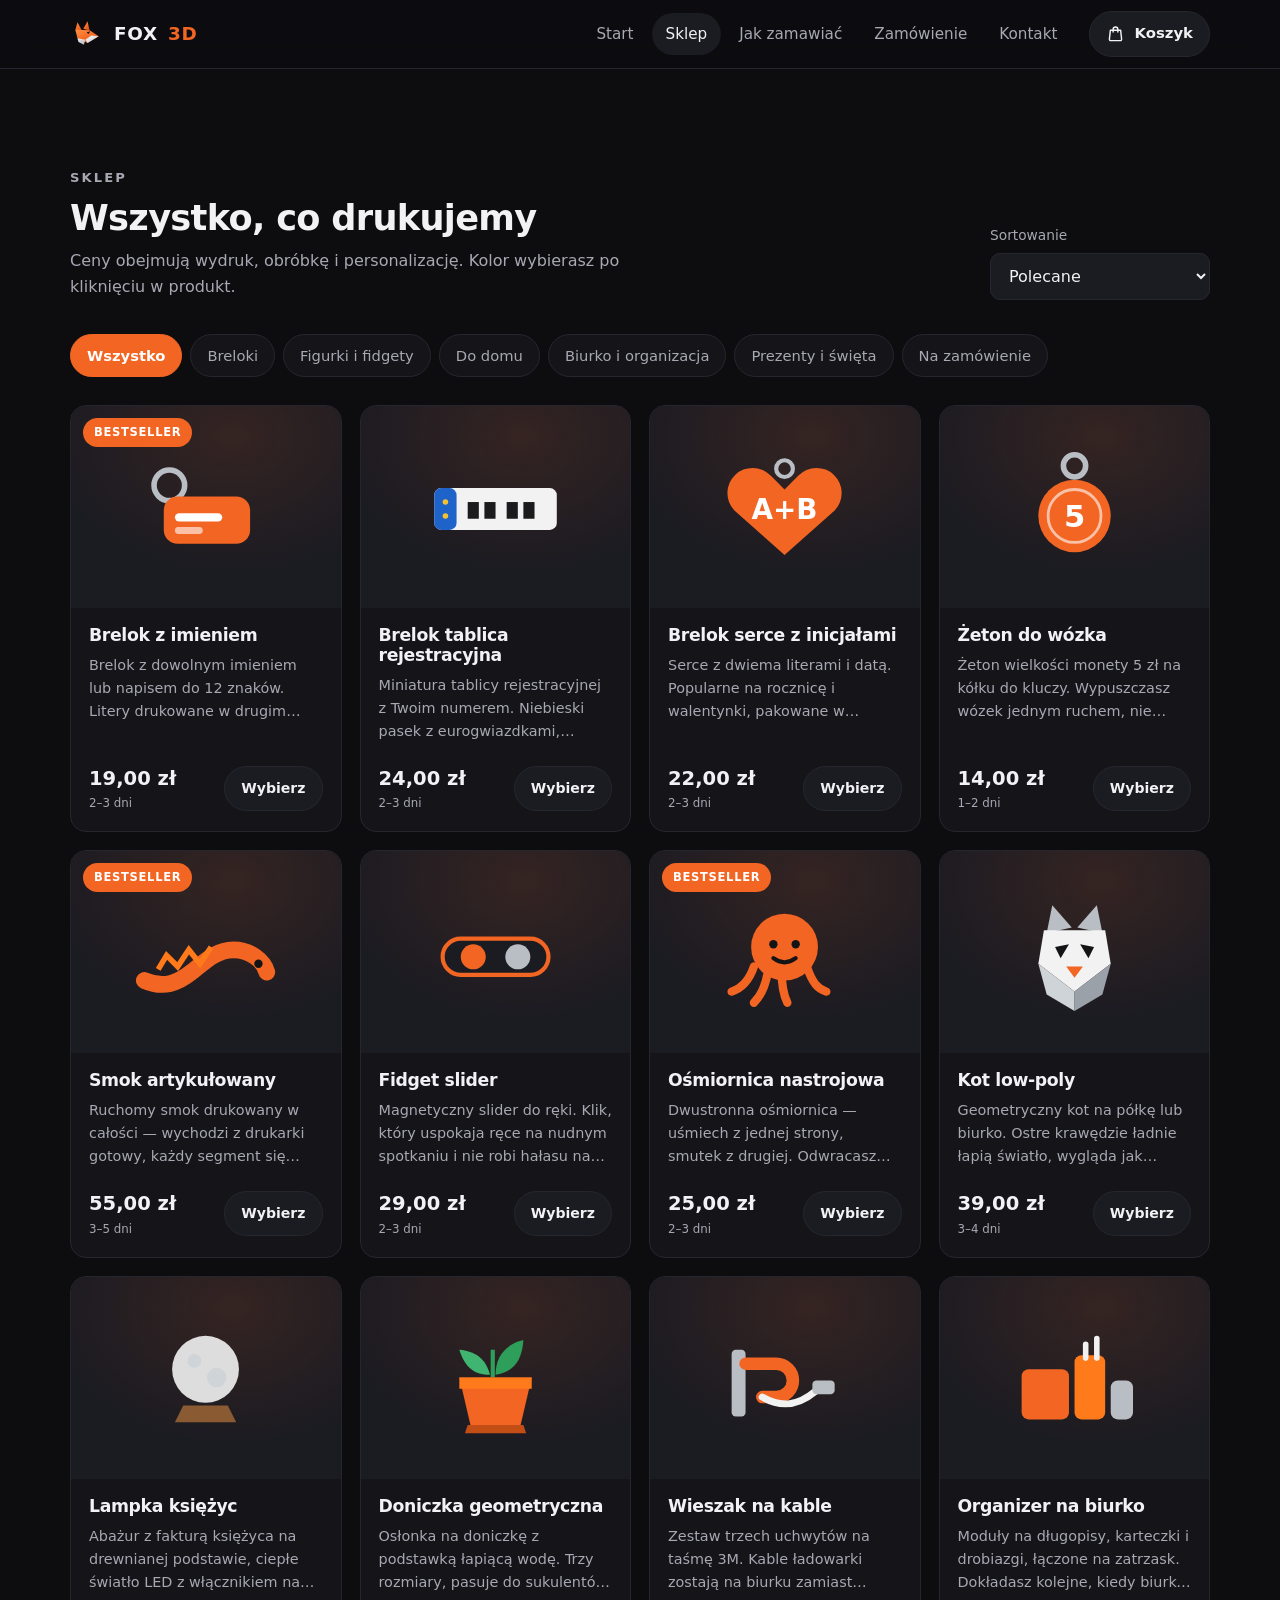
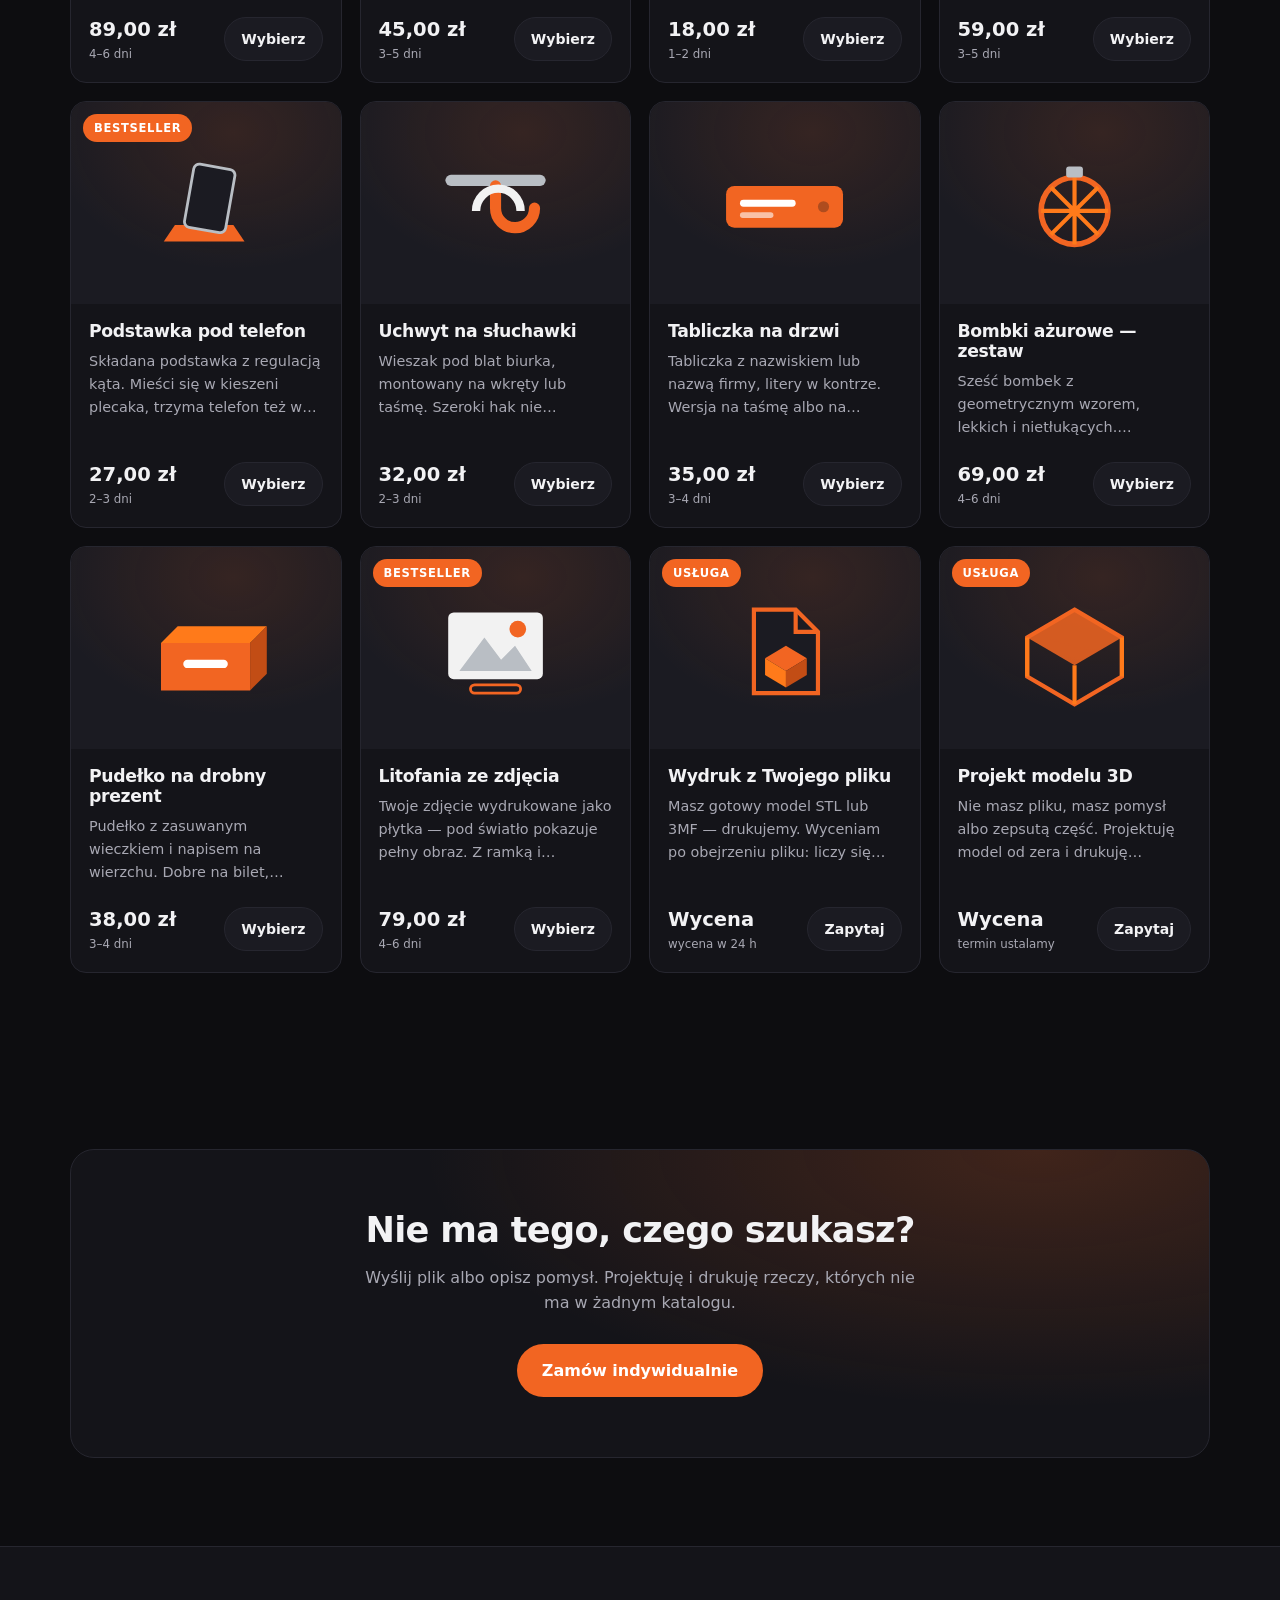
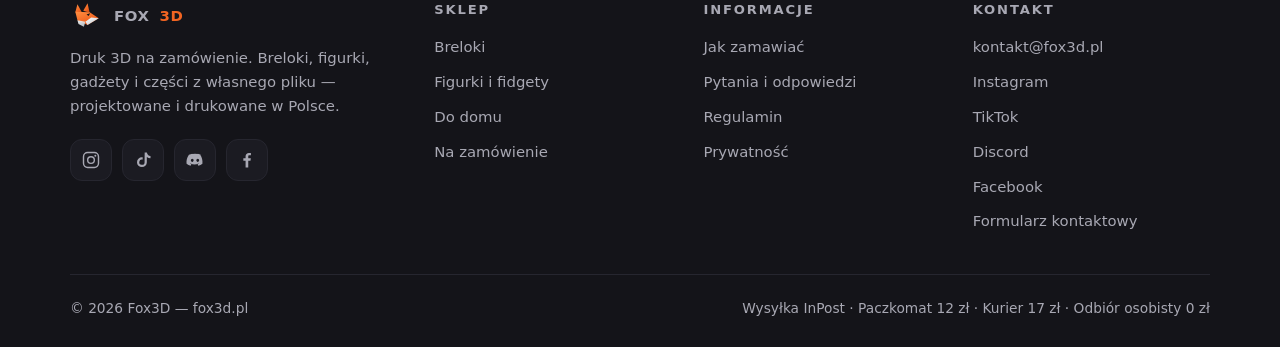
<file: fox3d/sklep.html>
<!DOCTYPE html>
<html lang="pl">
<head>
<meta charset="utf-8">
<meta name="viewport" content="width=device-width, initial-scale=1">
<title>Sklep — wydruki 3D | Fox3D</title>
<meta name="description" content="Wszystkie wydruki 3D Fox3D: breloki z imieniem, figurki artykułowane, gadżety na biurko, lampki, bombki i druk z własnego pliku.">
<meta name="theme-color" content="#0d0d10">
<link rel="icon" href="img/znak.svg" type="image/svg+xml">
<link rel="stylesheet" href="css/styl.css">
</head>
<body>
<a class="pomin" href="#tresc">Przejdź do treści</a>

<header class="gora">
  <div class="ramka gora__rzad">
    <a class="logo" href="index.html">
      <img class="logo__znak" src="img/znak.svg" alt="" width="34" height="34">
      FOX<em>3D</em>
    </a>
    <nav class="menu" id="menu" aria-label="Menu główne">
      <a href="index.html">Start</a>
      <a href="sklep.html" aria-current="page">Sklep</a>
      <a href="index.html#jak">Jak zamawiać</a>
      <a href="zamowienie.html">Zamówienie</a>
      <a href="kontakt.html">Kontakt</a>
    </nav>
    <div class="gora__akcje">
      <button class="koszyk-btn" data-koszyk type="button" aria-label="Koszyk">
        <svg class="koszyk-btn__ico" viewBox="0 0 24 24" aria-hidden="true" fill="none" stroke="currentColor" stroke-width="1.8" stroke-linecap="round" stroke-linejoin="round">
          <path d="M5.5 8h13l1.2 11.2a1.6 1.6 0 0 1-1.6 1.8H5.9a1.6 1.6 0 0 1-1.6-1.8Z"/>
          <path d="M9 10V6.8a3 3 0 0 1 6 0V10"/>
        </svg>
        <span class="koszyk-btn__txt">Koszyk</span>
        <span class="koszyk-btn__licznik" data-licznik hidden>0</span>
      </button>
      <button class="burger" id="burger" type="button" aria-expanded="false" aria-controls="menu" aria-label="Menu">
        <span></span><span></span><span></span>
      </button>
    </div>
  </div>
</header>
<main id="tresc">

  <section>
    <div class="ramka">
      <div class="naglowek">
        <div>
          <p class="nadtytul">Sklep</p>
          <h2>Wszystko, co drukujemy</h2>
          <p>Ceny obejmują wydruk, obróbkę i personalizację. Kolor wybierasz po kliknięciu w produkt.</p>
        </div>
        <label class="pole" style="min-width:220px">
          <span>Sortowanie</span>
          <select id="sortowanie">
            <option value="polecane">Polecane</option>
            <option value="taniej">Cena: od najniższej</option>
            <option value="drozej">Cena: od najwyższej</option>
            <option value="nazwa">Nazwa A–Z</option>
          </select>
        </label>
      </div>

      <div class="filtry" id="filtry"></div>
      <div class="produkty" id="lista"></div>
    </div>
  </section>

  <section>
    <div class="ramka">
      <div class="cta">
        <h2>Nie ma tego, czego szukasz?</h2>
        <p>Wyślij plik albo opisz pomysł. Projektuję i drukuję rzeczy, których nie ma w żadnym katalogu.</p>
        <div class="hero__akcje" style="justify-content:center">
          <a class="btn" href="zamowienie.html">Zamów indywidualnie</a>
        </div>
      </div>
    </div>
  </section>

</main>
<footer class="stopka">
  <div class="ramka">
    <div class="stopka__siatka">
      <div>
        <a class="logo" href="index.html">
          <img class="logo__znak" src="img/znak.svg" alt="" width="34" height="34">
          FOX<em>3D</em>
        </a>
        <p class="stopka__opis">Druk 3D na zamówienie. Breloki, figurki, gadżety i części z własnego pliku — projektowane i drukowane w Polsce.</p>
        <div class="social">
          <a href="https://www.instagram.com/" rel="noopener" aria-label="Instagram">
            <svg viewBox="0 0 24 24" aria-hidden="true" fill="none" stroke="currentColor" stroke-width="1.7">
              <rect x="3" y="3" width="18" height="18" rx="5"/><circle cx="12" cy="12" r="4"/><circle cx="17.2" cy="6.8" r="1.2" fill="currentColor" stroke="none"/>
            </svg>
          </a>
          <a href="https://www.tiktok.com/" rel="noopener" aria-label="TikTok">
            <svg viewBox="0 0 24 24" aria-hidden="true" fill="currentColor">
              <path d="M14 3h2.6a5.4 5.4 0 0 0 4.4 4.3v2.6a8 8 0 0 1-4.4-1.5v6.2a5.9 5.9 0 1 1-5.9-5.9c.3 0 .6 0 .9.1v2.7a3.2 3.2 0 1 0 2.3 3.1Z"/>
            </svg>
          </a>
          <a href="https://discord.gg/" rel="noopener" aria-label="Discord">
            <svg viewBox="0 0 24 24" aria-hidden="true" fill="currentColor">
              <path d="M19.3 5.6A16 16 0 0 0 15.3 4.4l-.2.4a12 12 0 0 0-6.2 0l-.2-.4A16 16 0 0 0 4.7 5.6C2.2 9.3 1.5 12.9 1.9 16.4a16 16 0 0 0 4.8 2.4l1-1.6a10 10 0 0 1-1.6-.8l.4-.3a11.4 11.4 0 0 0 9.8 0l.4.3a10 10 0 0 1-1.6.8l1 1.6a16 16 0 0 0 4.8-2.4c.5-4-.6-7.6-2.6-10.8ZM8.7 14.3c-1 0-1.7-.9-1.7-1.9s.8-1.9 1.7-1.9 1.8.9 1.7 1.9-.7 1.9-1.7 1.9Zm6.6 0c-1 0-1.7-.9-1.7-1.9s.8-1.9 1.7-1.9 1.8.9 1.7 1.9-.7 1.9-1.7 1.9Z"/>
            </svg>
          </a>
          <a href="https://www.facebook.com/" rel="noopener" aria-label="Facebook">
            <svg viewBox="0 0 24 24" aria-hidden="true" fill="currentColor">
              <path d="M13.5 21v-8h2.7l.4-3.1h-3.1V7.9c0-.9.25-1.5 1.55-1.5h1.65V3.6A22 22 0 0 0 14.3 3.5c-2.4 0-4 1.45-4 4.1v2.3H7.6V13h2.7v8Z"/>
            </svg>
          </a>
        </div>

      </div>
      <div>
        <h4>Sklep</h4>
        <ul>
          <li><a href="sklep.html#breloki">Breloki</a></li>
          <li><a href="sklep.html#figurki">Figurki i fidgety</a></li>
          <li><a href="sklep.html#dom">Do domu</a></li>
          <li><a href="sklep.html#custom">Na zamówienie</a></li>
        </ul>
      </div>
      <div>
        <h4>Informacje</h4>
        <ul>
          <li><a href="index.html#jak">Jak zamawiać</a></li>
          <li><a href="index.html#faq">Pytania i odpowiedzi</a></li>
          <li><a href="regulamin.html">Regulamin</a></li>
          <li><a href="prywatnosc.html">Prywatność</a></li>
        </ul>
      </div>
      <div>
        <h4>Kontakt</h4>
        <ul>
          <li><a href="mailto:kontakt@fox3d.pl">kontakt@fox3d.pl</a></li>
          <li><a href="https://www.instagram.com/" rel="noopener">Instagram</a></li>
          <li><a href="https://www.tiktok.com/" rel="noopener">TikTok</a></li>
          <li><a href="https://discord.gg/" rel="noopener">Discord</a></li>
          <li><a href="https://www.facebook.com/" rel="noopener">Facebook</a></li>
          <li><a href="kontakt.html">Formularz kontaktowy</a></li>
        </ul>
      </div>
    </div>
    <div class="stopka__dol">
      <span>© <span id="rok">2026</span> Fox3D — fox3d.pl</span>
      <span>Wysyłka InPost · Paczkomat 12 zł · Kurier 17 zł · Odbiór osobisty 0 zł</span>
    </div>
  </div>
</footer>

<div class="zaslona" id="zaslona" data-otwarte="0"></div>

<aside class="panel" id="panel" data-otwarte="0" aria-label="Koszyk">
  <div class="panel__gora">
    <h3>Twój koszyk</h3>
    <button class="zamknij" type="button" data-zamknij-panel aria-label="Zamknij koszyk">×</button>
  </div>
  <div class="panel__lista" id="panelLista"></div>
  <div class="panel__dol">
    <div class="suma"><span>Razem</span><b id="panelSuma">0,00 zł</b></div>
    <p class="uwaga">Do kwoty doliczana jest wysyłka wybrana w formularzu zamówienia.</p>
    <a class="btn btn--pelny" id="doZamowienia" href="zamowienie.html">Przejdź do zamówienia</a>
  </div>
</aside>

<div class="modal" id="modal" data-otwarte="0" role="dialog" aria-modal="true" aria-label="Szczegóły produktu">
  <button class="modal__tlo" type="button" data-zamknij-modal aria-label="Zamknij"></button>
  <div class="modal__okno">
    <button class="zamknij" type="button" data-zamknij-modal aria-label="Zamknij">×</button>
    <div id="modalTresc"></div>
  </div>
</div>

<div class="komunikat" id="komunikat" role="status" aria-live="polite" data-widoczny="0"></div>

<script src="js/dane.js"></script>
<script src="js/sklep.js"></script>
<script>
  document.addEventListener('DOMContentLoaded', () => {
    const lista = document.getElementById('lista');
    const filtry = document.getElementById('filtry');
    const sortowanie = document.getElementById('sortowanie');
    let aktywna = 'wszystko';

    const kategoriaZAdresu = () => {
      const hasz = location.hash.replace('#', '');
      return KATEGORIE.some((k) => k.id === hasz) ? hasz : 'wszystko';
    };

    const posortuj = (lista) => {
      const kopia = [...lista];
      if (sortowanie.value === 'taniej') return kopia.sort((a, b) => a.cena - b.cena);
      if (sortowanie.value === 'drozej') return kopia.sort((a, b) => b.cena - a.cena);
      if (sortowanie.value === 'nazwa') return kopia.sort((a, b) => a.nazwa.localeCompare(b.nazwa, 'pl'));
      return kopia;
    };

    const rysuj = () => {
      const wybrane = aktywna === 'wszystko' ? PRODUKTY : PRODUKTY.filter((p) => p.kategoria === aktywna);
      wyswietlProdukty(lista, posortuj(wybrane));
      filtry.querySelectorAll('[data-filtr]').forEach((b) =>
        b.setAttribute('aria-pressed', String(b.dataset.filtr === aktywna))
      );
    };

    filtry.innerHTML =
      `<button class="filtr" type="button" data-filtr="wszystko" aria-pressed="true">Wszystko</button>` +
      KATEGORIE.map(
        (k) => `<button class="filtr" type="button" data-filtr="${k.id}" aria-pressed="false">${k.nazwa}</button>`
      ).join('');

    filtry.addEventListener('click', (e) => {
      const btn = e.target.closest('[data-filtr]');
      if (!btn) return;
      aktywna = btn.dataset.filtr;
      history.replaceState(null, '', aktywna === 'wszystko' ? location.pathname : '#' + aktywna);
      rysuj();
    });

    sortowanie.addEventListener('change', rysuj);
    window.addEventListener('hashchange', () => {
      aktywna = kategoriaZAdresu();
      rysuj();
    });

    aktywna = kategoriaZAdresu();
    rysuj();
  });
</script>
</body>
</html>
</file>
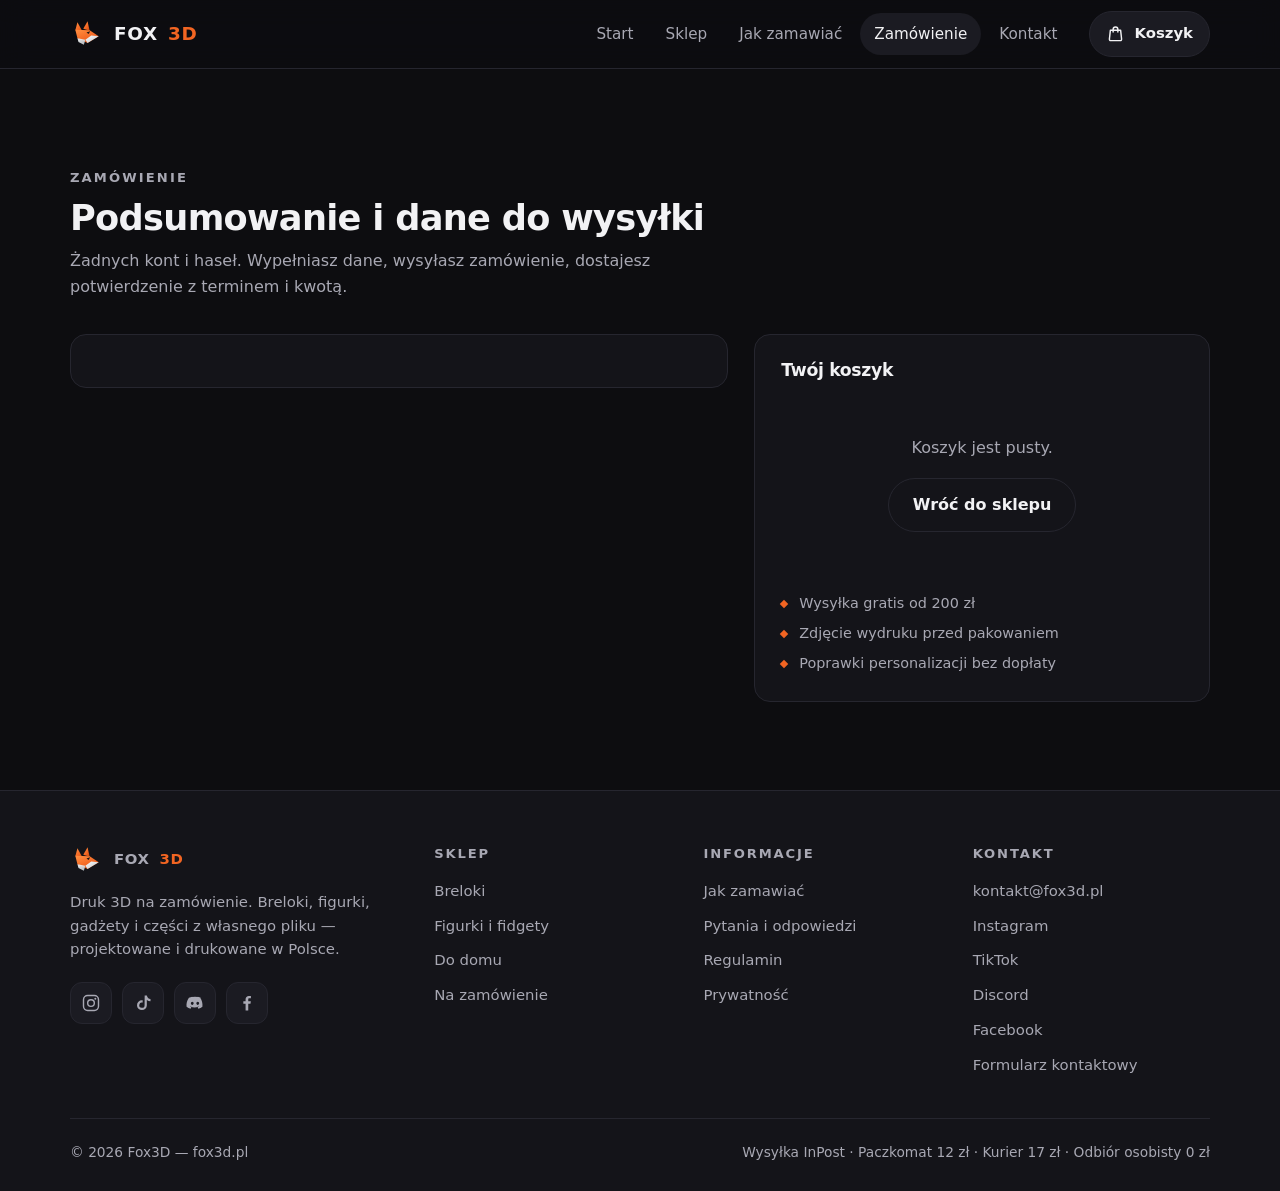
<file: fox3d/zamowienie.html>
<!DOCTYPE html>
<html lang="pl">
<head>
<meta charset="utf-8">
<meta name="viewport" content="width=device-width, initial-scale=1">
<title>Zamówienie — Fox3D</title>
<meta name="description" content="Złóż zamówienie na wydruk 3D w Fox3D: podsumowanie koszyka, wybór dostawy i dane do wysyłki.">
<meta name="theme-color" content="#0d0d10">
<link rel="icon" href="img/znak.svg" type="image/svg+xml">
<link rel="stylesheet" href="css/styl.css">
</head>
<body>
<a class="pomin" href="#tresc">Przejdź do treści</a>

<header class="gora">
  <div class="ramka gora__rzad">
    <a class="logo" href="index.html">
      <img class="logo__znak" src="img/znak.svg" alt="" width="34" height="34">
      FOX<em>3D</em>
    </a>
    <nav class="menu" id="menu" aria-label="Menu główne">
      <a href="index.html">Start</a>
      <a href="sklep.html">Sklep</a>
      <a href="index.html#jak">Jak zamawiać</a>
      <a href="zamowienie.html" aria-current="page">Zamówienie</a>
      <a href="kontakt.html">Kontakt</a>
    </nav>
    <div class="gora__akcje">
      <button class="koszyk-btn" data-koszyk type="button" aria-label="Koszyk">
        <svg class="koszyk-btn__ico" viewBox="0 0 24 24" aria-hidden="true" fill="none" stroke="currentColor" stroke-width="1.8" stroke-linecap="round" stroke-linejoin="round">
          <path d="M5.5 8h13l1.2 11.2a1.6 1.6 0 0 1-1.6 1.8H5.9a1.6 1.6 0 0 1-1.6-1.8Z"/>
          <path d="M9 10V6.8a3 3 0 0 1 6 0V10"/>
        </svg>
        <span class="koszyk-btn__txt">Koszyk</span>
        <span class="koszyk-btn__licznik" data-licznik hidden>0</span>
      </button>
      <button class="burger" id="burger" type="button" aria-expanded="false" aria-controls="menu" aria-label="Menu">
        <span></span><span></span><span></span>
      </button>
    </div>
  </div>
</header>
<main id="tresc">

  <section>
    <div class="ramka">
      <div class="naglowek">
        <div>
          <p class="nadtytul">Zamówienie</p>
          <h2>Podsumowanie i dane do wysyłki</h2>
          <p>Żadnych kont i haseł. Wypełniasz dane, wysyłasz zamówienie, dostajesz potwierdzenie z terminem i kwotą.</p>
        </div>
      </div>

      <div class="dwie-kolumny">
        <div class="karta-box">
          <form class="formularz" id="formularzZamowienia" hidden>
            <div class="formularz__rzad">
              <label class="pole"><span>Imię i nazwisko</span><input name="imie" type="text" required autocomplete="name"></label>
              <label class="pole"><span>E-mail</span><input name="email" type="email" required autocomplete="email"></label>
            </div>
            <div class="formularz__rzad">
              <label class="pole"><span>Telefon</span><input name="telefon" type="tel" required autocomplete="tel"></label>
              <label class="pole"><span>Sposób dostawy</span><select name="dostawa" id="dostawa"></select></label>
            </div>
            <label class="pole"><span>Adres wysyłki lub numer paczkomatu</span><input name="adres" type="text" required autocomplete="street-address"></label>
            <label class="pole"><span>Uwagi do zamówienia</span><textarea name="uwagi" placeholder="Kolory, terminy, treść personalizacji, link do pliku STL"></textarea></label>
            <label class="zgoda"><input type="checkbox" name="zgoda" required> <span>Znam <a href="regulamin.html">regulamin</a> i zasady <a href="prywatnosc.html">przetwarzania danych</a>.</span></label>
            <button class="btn btn--pelny" type="submit">Złóż zamówienie</button>
            <p class="uwaga">Płatność przelewem lub BLIK-iem po potwierdzeniu. Nie pobieram zaliczek przy standardowych produktach.</p>
          </form>
          <div id="potwierdzenie" hidden></div>
        </div>

        <div class="karta-box">
          <h3>Twój koszyk</h3>
          <div id="podsumowanie" style="margin-top:14px"></div>
          <ul class="dane" style="margin-top:20px">
            <li>Wysyłka gratis od 200 zł</li>
            <li>Zdjęcie wydruku przed pakowaniem</li>
            <li>Poprawki personalizacji bez dopłaty</li>
          </ul>
        </div>
      </div>
    </div>
  </section>

</main>
<footer class="stopka">
  <div class="ramka">
    <div class="stopka__siatka">
      <div>
        <a class="logo" href="index.html">
          <img class="logo__znak" src="img/znak.svg" alt="" width="34" height="34">
          FOX<em>3D</em>
        </a>
        <p class="stopka__opis">Druk 3D na zamówienie. Breloki, figurki, gadżety i części z własnego pliku — projektowane i drukowane w Polsce.</p>
        <div class="social">
          <a href="https://www.instagram.com/" rel="noopener" aria-label="Instagram">
            <svg viewBox="0 0 24 24" aria-hidden="true" fill="none" stroke="currentColor" stroke-width="1.7">
              <rect x="3" y="3" width="18" height="18" rx="5"/><circle cx="12" cy="12" r="4"/><circle cx="17.2" cy="6.8" r="1.2" fill="currentColor" stroke="none"/>
            </svg>
          </a>
          <a href="https://www.tiktok.com/" rel="noopener" aria-label="TikTok">
            <svg viewBox="0 0 24 24" aria-hidden="true" fill="currentColor">
              <path d="M14 3h2.6a5.4 5.4 0 0 0 4.4 4.3v2.6a8 8 0 0 1-4.4-1.5v6.2a5.9 5.9 0 1 1-5.9-5.9c.3 0 .6 0 .9.1v2.7a3.2 3.2 0 1 0 2.3 3.1Z"/>
            </svg>
          </a>
          <a href="https://discord.gg/" rel="noopener" aria-label="Discord">
            <svg viewBox="0 0 24 24" aria-hidden="true" fill="currentColor">
              <path d="M19.3 5.6A16 16 0 0 0 15.3 4.4l-.2.4a12 12 0 0 0-6.2 0l-.2-.4A16 16 0 0 0 4.7 5.6C2.2 9.3 1.5 12.9 1.9 16.4a16 16 0 0 0 4.8 2.4l1-1.6a10 10 0 0 1-1.6-.8l.4-.3a11.4 11.4 0 0 0 9.8 0l.4.3a10 10 0 0 1-1.6.8l1 1.6a16 16 0 0 0 4.8-2.4c.5-4-.6-7.6-2.6-10.8ZM8.7 14.3c-1 0-1.7-.9-1.7-1.9s.8-1.9 1.7-1.9 1.8.9 1.7 1.9-.7 1.9-1.7 1.9Zm6.6 0c-1 0-1.7-.9-1.7-1.9s.8-1.9 1.7-1.9 1.8.9 1.7 1.9-.7 1.9-1.7 1.9Z"/>
            </svg>
          </a>
          <a href="https://www.facebook.com/" rel="noopener" aria-label="Facebook">
            <svg viewBox="0 0 24 24" aria-hidden="true" fill="currentColor">
              <path d="M13.5 21v-8h2.7l.4-3.1h-3.1V7.9c0-.9.25-1.5 1.55-1.5h1.65V3.6A22 22 0 0 0 14.3 3.5c-2.4 0-4 1.45-4 4.1v2.3H7.6V13h2.7v8Z"/>
            </svg>
          </a>
        </div>

      </div>
      <div>
        <h4>Sklep</h4>
        <ul>
          <li><a href="sklep.html#breloki">Breloki</a></li>
          <li><a href="sklep.html#figurki">Figurki i fidgety</a></li>
          <li><a href="sklep.html#dom">Do domu</a></li>
          <li><a href="sklep.html#custom">Na zamówienie</a></li>
        </ul>
      </div>
      <div>
        <h4>Informacje</h4>
        <ul>
          <li><a href="index.html#jak">Jak zamawiać</a></li>
          <li><a href="index.html#faq">Pytania i odpowiedzi</a></li>
          <li><a href="regulamin.html">Regulamin</a></li>
          <li><a href="prywatnosc.html">Prywatność</a></li>
        </ul>
      </div>
      <div>
        <h4>Kontakt</h4>
        <ul>
          <li><a href="mailto:kontakt@fox3d.pl">kontakt@fox3d.pl</a></li>
          <li><a href="https://www.instagram.com/" rel="noopener">Instagram</a></li>
          <li><a href="https://www.tiktok.com/" rel="noopener">TikTok</a></li>
          <li><a href="https://discord.gg/" rel="noopener">Discord</a></li>
          <li><a href="https://www.facebook.com/" rel="noopener">Facebook</a></li>
          <li><a href="kontakt.html">Formularz kontaktowy</a></li>
        </ul>
      </div>
    </div>
    <div class="stopka__dol">
      <span>© <span id="rok">2026</span> Fox3D — fox3d.pl</span>
      <span>Wysyłka InPost · Paczkomat 12 zł · Kurier 17 zł · Odbiór osobisty 0 zł</span>
    </div>
  </div>
</footer>

<div class="zaslona" id="zaslona" data-otwarte="0"></div>

<aside class="panel" id="panel" data-otwarte="0" aria-label="Koszyk">
  <div class="panel__gora">
    <h3>Twój koszyk</h3>
    <button class="zamknij" type="button" data-zamknij-panel aria-label="Zamknij koszyk">×</button>
  </div>
  <div class="panel__lista" id="panelLista"></div>
  <div class="panel__dol">
    <div class="suma"><span>Razem</span><b id="panelSuma">0,00 zł</b></div>
    <p class="uwaga">Do kwoty doliczana jest wysyłka wybrana w formularzu zamówienia.</p>
    <a class="btn btn--pelny" id="doZamowienia" href="zamowienie.html">Przejdź do zamówienia</a>
  </div>
</aside>

<div class="modal" id="modal" data-otwarte="0" role="dialog" aria-modal="true" aria-label="Szczegóły produktu">
  <button class="modal__tlo" type="button" data-zamknij-modal aria-label="Zamknij"></button>
  <div class="modal__okno">
    <button class="zamknij" type="button" data-zamknij-modal aria-label="Zamknij">×</button>
    <div id="modalTresc"></div>
  </div>
</div>

<div class="komunikat" id="komunikat" role="status" aria-live="polite" data-widoczny="0"></div>

<script src="js/dane.js"></script>
<script src="js/sklep.js"></script>
<script src="js/zamowienie.js"></script>
</body>
</html>
</file>
<file: wspolne/podstawa.css>
/* ==========================================================================
   BIBLIOTEKA GIER — wspólna podstawa
   Tokeny kolorów i te elementy, które powtarzają się w każdej grze:
   ekrany, przyciski, plakietki, dymek z komunikatem.
   Gra może nadpisać dowolny token u siebie — Bomba tak robi z akcentem.

   Paleta jasna siedzi na gołym :root, ciemna dokłada się w dwóch miejscach:
   z ustawień systemu i z przełącznika. Żaden kolor nie jest zdefiniowany
   wyłącznie w media query — inaczej jeden z trybów wychodzi nieczytelny.
   ========================================================================== */

:root {
  --bg: #EDEBE6;
  --surface: #FDFCFA;
  --raised: #FFFFFF;
  --ink: #191A1E;
  --muted: #6B6A72;
  --line: #D6D3CB;
  --grid-major: #9A968C;
  --fill: #26262E;
  --accent: #C0561F;
  --accent-ink: #FFFFFF;
  --accent-soft: rgba(192, 86, 31, 0.12);
  --error: #C0392B;
  --ok: #2F7A4F;
  --shadow: 0 1px 2px rgba(25, 26, 30, .08), 0 8px 24px rgba(25, 26, 30, .07);
  --radius: 14px;
}

@media (prefers-color-scheme: dark) {
  :root:not([data-theme="light"]) {
    --bg: #131419;
    --surface: #1C1D24;
    --raised: #23242C;
    --ink: #ECEAE6;
    --muted: #9795A0;
    --line: #32343E;
    --grid-major: #585C69;
    --fill: #E9E7E2;
    --accent: #E4813C;
    --accent-ink: #1B1206;
    --accent-soft: rgba(228, 129, 60, 0.16);
    --error: #E4685C;
    --ok: #5CC08A;
    --shadow: 0 1px 2px rgba(0, 0, 0, .4), 0 10px 30px rgba(0, 0, 0, .35);
  }
}

:root[data-theme="dark"] {
  --bg: #131419;
  --surface: #1C1D24;
  --raised: #23242C;
  --ink: #ECEAE6;
  --muted: #9795A0;
  --line: #32343E;
  --grid-major: #585C69;
  --fill: #E9E7E2;
  --accent: #E4813C;
  --accent-ink: #1B1206;
  --accent-soft: rgba(228, 129, 60, 0.16);
  --error: #E4685C;
  --ok: #5CC08A;
  --shadow: 0 1px 2px rgba(0, 0, 0, .4), 0 10px 30px rgba(0, 0, 0, .35);
}

* { box-sizing: border-box; }

html, body {
  margin: 0;
  height: 100%;
  overscroll-behavior: none;   /* bez „gumowego" odbijania strony na iOS */
}

body {
  background: var(--bg);
  color: var(--ink);
  font: 400 16px/1.45 ui-rounded, -apple-system, BlinkMacSystemFont, "Segoe UI", system-ui, sans-serif;
  -webkit-font-smoothing: antialiased;
  -webkit-tap-highlight-color: transparent;
  touch-action: manipulation;  /* zabija zoom po dwukliku */
  user-select: none;
  -webkit-user-select: none;
  -webkit-touch-callout: none; /* bez menu „kopiuj" po przytrzymaniu palca */
}

button { font: inherit; color: inherit; }

[disabled] { opacity: .45; cursor: default; }

/* Klasy komponentów ustawiają display: flex albo grid, co samo z siebie
   wygrywa z domyślnym display: none atrybutu hidden. Bez tej reguły
   ukrywanie elementów przez hidden po prostu nie działa. */
[hidden] { display: none !important; }

:focus-visible {
  outline: 2px solid var(--accent);
  outline-offset: 2px;
  border-radius: 6px;
}

/* ------------------------------------------------------------------ ekrany */

.screen {
  display: none;
  position: fixed;
  inset: 0;
  padding: env(safe-area-inset-top) env(safe-area-inset-right)
           env(safe-area-inset-bottom) env(safe-area-inset-left);
}
.screen.is-active { display: flex; flex-direction: column; }

/* --------------------------------------------------------------- przyciski */

.btn {
  display: flex;
  flex-direction: column;
  align-items: flex-start;
  gap: 2px;
  width: 100%;
  padding: 14px 16px;
  background: var(--surface);
  border: 1px solid var(--line);
  border-radius: var(--radius);
  box-shadow: var(--shadow);
  cursor: pointer;
  text-align: left;
  text-decoration: none;
  color: inherit;
  transition: transform .12s ease, background .15s;
}
.btn:active { transform: scale(.985); }
.btn__main { font-weight: 600; font-size: 17px; }
.btn__note { font-size: 13px; color: var(--muted); }

.btn--primary { background: var(--accent); border-color: transparent; }
.btn--primary .btn__main { color: var(--accent-ink); }
.btn--primary .btn__note { color: var(--accent-ink); opacity: .75; }

/* pionowa lista przycisków i rząd plakietek — powtarza się w każdym menu */
.stack { display: flex; flex-direction: column; gap: 10px; }
.prefs { display: flex; flex-wrap: wrap; align-items: center; gap: 8px; }

/* powrót do biblioteki, w lewym górnym rogu każdej gry */
.wroc {
  align-self: flex-start;
  color: var(--muted);
  text-decoration: none;
  font-size: 14px;
  padding: 6px 0;
}
.wroc:active { color: var(--ink); }

.icon-btn {
  flex: none;
  width: 42px;
  height: 42px;
  display: grid;
  place-items: center;
  background: var(--surface);
  border: 1px solid var(--line);
  border-radius: 12px;
  cursor: pointer;
}
.icon-btn svg {
  width: 21px;
  height: 21px;
  fill: none;
  stroke: currentColor;
  stroke-width: 1.9;
  stroke-linecap: round;
  stroke-linejoin: round;
}
.icon-btn:active { background: var(--raised); }

.chip {
  display: inline-flex;
  align-items: center;
  gap: 7px;
  padding: 9px 13px;
  background: var(--surface);
  border: 1px solid var(--line);
  border-radius: 999px;
  font-size: 14px;
  cursor: pointer;
  transition: background .15s, border-color .15s;
}
.chip[aria-pressed="true"] { border-color: var(--accent); background: var(--accent-soft); }

.chip__ico {
  width: 16px;
  height: 16px;
  border-radius: 50%;
  background: var(--muted);
  position: relative;
  flex: none;
  transition: background .15s;
}
.chip[aria-pressed="true"] .chip__ico { background: var(--accent); }

/* pół-księżyc w kółku motywu */
.chip__ico--motyw::after {
  content: "";
  position: absolute;
  inset: 0 0 0 50%;
  background: var(--surface);
  border-radius: 0 999px 999px 0;
}

.chip__ico--check::after,
.chip__ico--sound::after {
  content: "";
  position: absolute;
  left: 5px;
  top: 3px;
  width: 5px;
  height: 8px;
  border: solid var(--surface);
  border-width: 0 2px 2px 0;
  transform: rotate(42deg);
}
.chip[aria-pressed="false"] .chip__ico::after { opacity: .35; }

/* ------------------------------------------------------------------ dymek */

.toast {
  position: fixed;
  left: 50%;
  bottom: calc(96px + env(safe-area-inset-bottom));
  transform: translate(-50%, 12px);
  z-index: 30;
  padding: 10px 16px;
  background: var(--fill);
  color: var(--surface);
  border-radius: 999px;
  font-size: 14px;
  max-width: 86vw;
  text-align: center;
  opacity: 0;
  pointer-events: none;
  transition: opacity .2s, transform .2s;
}
.toast.is-on { opacity: 1; transform: translate(-50%, 0); }

/* --------------------------------------------------------------- nakładka */

.overlay {
  position: fixed;
  inset: 0;
  z-index: 20;
  display: grid;
  place-items: center;
  padding: 20px;
  background: color-mix(in srgb, var(--bg) 82%, transparent);
  backdrop-filter: blur(10px);
  -webkit-backdrop-filter: blur(10px);
}
.overlay[hidden] { display: none; }

@keyframes pop {
  from { transform: scale(.92); opacity: 0; }
  to { transform: scale(1); opacity: 1; }
}

@media (prefers-reduced-motion: reduce) {
  * { animation-duration: .01ms !important; transition-duration: .01ms !important; }
}
</file>
<file: css/hub.css>
/* ==========================================================================
   BIBLIOTEKA GIER — ekran wyboru
   Tokeny i wspólne elementy siedzą w ../wspolne/podstawa.css.
   ========================================================================== */

body { overflow-y: auto; }

.hub {
  width: 100%;
  max-width: 520px;
  margin: 0 auto;
  padding: calc(28px + env(safe-area-inset-top)) 20px calc(32px + env(safe-area-inset-bottom));
  display: flex;
  flex-direction: column;
  gap: 22px;
}

/* ------------------------------------------------------------- nagłówek */

.hub__head { text-align: center; }

.hub__mark {
  width: 52px;
  height: 52px;
  margin: 0 auto 12px;
  display: grid;
  grid-template: repeat(3, 1fr) / repeat(3, 1fr);
  gap: 3px;
}
.hub__mark span { background: var(--line); border-radius: 3px; }
.hub__mark span:nth-child(1),
.hub__mark span:nth-child(4),
.hub__mark span:nth-child(5),
.hub__mark span:nth-child(8) { background: var(--accent); }
.hub__mark span:nth-child(2),
.hub__mark span:nth-child(6) { background: var(--fill); }

.hub h1 {
  margin: 0;
  font-size: 30px;
  font-weight: 700;
  letter-spacing: -0.02em;
  text-wrap: balance;
}
.hub__sub { margin: 6px 0 0; color: var(--muted); font-size: 15px; }

/* ----------------------------------------------------------------- gry */

.gry { display: flex; flex-direction: column; gap: 12px; }

.gra {
  display: flex;
  align-items: flex-start;
  gap: 14px;
  padding: 16px;
  background: var(--surface);
  border: 1px solid var(--line);
  border-radius: 18px;
  box-shadow: var(--shadow);
  text-decoration: none;
  color: inherit;
  transition: transform .12s ease, border-color .15s;
}
.gra:active { transform: scale(.99); }

.gra__ikona {
  flex: none;
  width: 56px;
  height: 56px;
  border-radius: 14px;
  background: var(--raised);
  border: 1px solid var(--line);
  display: grid;
  place-items: center;
  position: relative;
  overflow: hidden;
}

.gra__ikona--piksel {
  grid-template: repeat(3, 1fr) / repeat(3, 1fr);
  gap: 2px;
  padding: 11px;
  /* .gra__ikona centruje zawartość — puste pola siatki zwinęłyby się do zera. */
  place-items: stretch;
}
.gra__ikona--piksel span { border-radius: 2px; background: var(--line); }
.gra__ikona--piksel span:nth-child(1),
.gra__ikona--piksel span:nth-child(4),
.gra__ikona--piksel span:nth-child(5),
.gra__ikona--piksel span:nth-child(8) { background: #C0561F; }
.gra__ikona--piksel span:nth-child(2),
.gra__ikona--piksel span:nth-child(6) { background: var(--fill); }

.gra__kabel {
  position: absolute;
  left: 9px;
  right: 9px;
  height: 5px;
  border-radius: 3px;
}
.gra__kabel--1 { top: 14px; background: #D33A2C; }
.gra__kabel--2 { top: 25px; background: #3B6FD4; right: 22px; }
.gra__kabel--3 { top: 36px; background: #E0B023; }

.gra__tresc { display: flex; flex-direction: column; gap: 3px; min-width: 0; }
.gra__nazwa { font-size: 18px; font-weight: 700; }
.gra__opis { font-size: 14px; line-height: 1.5; color: var(--muted); }
.gra__meta {
  margin-top: 4px;
  font-size: 12px;
  color: var(--muted);
  opacity: .8;
}

/* ------------------------------------------------------------ instrukcja */

.jak {
  padding: 16px 18px;
  background: var(--surface);
  border: 1px solid var(--line);
  border-radius: 18px;
}
.jak__tytul {
  margin: 0 0 10px;
  font-size: 13px;
  letter-spacing: .07em;
  text-transform: uppercase;
  color: var(--accent);
}
.jak__kroki { margin: 0; padding-left: 20px; }
.jak__kroki li { margin-bottom: 6px; font-size: 14px; line-height: 1.5; }
.jak__nota {
  margin: 12px 0 0;
  font-size: 13px;
  line-height: 1.55;
  color: var(--muted);
}

/* ------------------------------------------------------------- ustawienia */

.prefs {
  display: flex;
  flex-wrap: wrap;
  align-items: center;
  gap: 8px;
}
.stan {
  font-size: 12px;
  color: var(--muted);
  padding-left: 2px;
}
.stan.is-ok { color: var(--ok); }
</file>
<file: bomba/css/style.css>
/* ==========================================================================
   BOMBA — style
   Podstawa (tokeny, przyciski, ekrany) siedzi w ../wspolne/podstawa.css.
   Tutaj tylko to, co należy do tej gry — plus przesunięcie akcentu
   z pomarańczu biblioteki na czerwień ostrzegawczą.
   ========================================================================== */

:root {
  --accent: #C0322A;
  --accent-ink: #FFFFFF;
  --accent-soft: rgba(192, 50, 42, 0.12);
  --panel: #F3F0EA;
  --zegar: #B32B22;
}

@media (prefers-color-scheme: dark) {
  :root:not([data-theme="light"]) {
    --accent: #E2564A;
    --accent-ink: #1B0A08;
    --accent-soft: rgba(226, 86, 74, 0.16);
    --panel: #191A21;
    --zegar: #FF6B5C;
  }
}

:root[data-theme="dark"] {
  --accent: #E2564A;
  --accent-ink: #1B0A08;
  --accent-soft: rgba(226, 86, 74, 0.16);
  --panel: #191A21;
  --zegar: #FF6B5C;
}

/* ------------------------------------------------------------------- menu */

.screen--menu { overflow-y: auto; }

.menu {
  width: 100%;
  max-width: 480px;
  margin: auto;
  padding: 20px 20px 32px;
  display: flex;
  flex-direction: column;
  gap: 16px;
}

.brand { text-align: center; }

.brand__mark {
  width: 76px;
  height: 44px;
  margin: 0 auto 10px;
  position: relative;
}
.brand__kabel {
  position: absolute;
  left: 0;
  right: 0;
  height: 6px;
  border-radius: 3px;
}
.brand__kabel--1 { top: 4px; background: #D33A2C; }
.brand__kabel--2 { top: 19px; background: #3B6FD4; right: 26px; }
.brand__kabel--3 { top: 34px; background: #E0B023; }

.brand h1 {
  margin: 0;
  font-size: 32px;
  font-weight: 700;
  letter-spacing: -0.02em;
}
.brand__sub { margin: 4px 0 0; color: var(--muted); font-size: 15px; }

.wstep {
  margin: 0;
  font-size: 14px;
  line-height: 1.55;
  color: var(--muted);
}

.poziom__meta {
  margin-top: 6px;
  font-size: 12px;
  color: var(--muted);
  font-variant-numeric: tabular-nums;
}

/* --------------------------------------------------------------- topbar */

.topbar {
  display: flex;
  align-items: center;
  gap: 10px;
  padding: 8px 12px;
  flex: none;
}
.topbar__mid { flex: 1; min-width: 0; }
.topbar__title {
  display: block;
  font-weight: 650;
  font-size: 15px;
  white-space: nowrap;
  overflow: hidden;
  text-overflow: ellipsis;
}

.bledy { display: flex; gap: 5px; margin-top: 5px; }
.blad-kropka {
  width: 9px;
  height: 9px;
  border-radius: 50%;
  border: 1.5px solid var(--line);
}
.blad-kropka.is-on { background: var(--accent); border-color: var(--accent); }

.zegar {
  flex: none;
  font-size: 30px;
  font-weight: 700;
  font-variant-numeric: tabular-nums;
  letter-spacing: -0.01em;
  color: var(--ink);
}
.zegar.is-krytyczny { color: var(--zegar); animation: puls 1s steps(2, end) infinite; }

@keyframes puls { 50% { opacity: .45; } }

/* ------------------------------------------------------------ dane bomby */

.dane {
  flex: none;
  display: grid;
  grid-template-columns: auto 1fr auto;
  gap: 4px 14px;
  margin: 0 12px 10px;
  padding: 10px 14px;
  background: var(--panel);
  border: 1px solid var(--line);
  border-radius: var(--radius);
}
.dane__pole { display: flex; flex-direction: column; gap: 1px; min-width: 0; }
.dane__etykieta {
  font-size: 10px;
  letter-spacing: .07em;
  text-transform: uppercase;
  color: var(--muted);
}
.dane__wartosc {
  font-size: 15px;
  font-weight: 650;
  font-variant-numeric: tabular-nums;
  letter-spacing: .04em;
  white-space: nowrap;
  overflow: hidden;
  text-overflow: ellipsis;
}

/* ------------------------------------------------------------- moduły */

.moduly {
  flex: 1;
  overflow-y: auto;
  padding: 0 12px calc(76px + env(safe-area-inset-bottom));
  display: flex;
  flex-direction: column;
  gap: 10px;
  -webkit-overflow-scrolling: touch;
}

.modul {
  background: var(--surface);
  border: 1px solid var(--line);
  border-radius: var(--radius);
  overflow: hidden;
}
.modul--aktywny { border-color: var(--accent); box-shadow: var(--shadow); }
.modul--zamkniety { opacity: .5; }
.modul--zrobiony { border-color: var(--ok); }

.modul__head {
  display: flex;
  align-items: center;
  gap: 10px;
  padding: 12px 14px;
}
.modul__nr {
  flex: none;
  width: 24px;
  height: 24px;
  display: grid;
  place-items: center;
  border-radius: 7px;
  background: var(--raised);
  border: 1px solid var(--line);
  font-size: 12px;
  font-weight: 700;
  color: var(--muted);
}
.modul__tytul { flex: 1; min-width: 0; }
.modul__nazwa { display: block; font-weight: 650; font-size: 15px; }
.modul__krotko { display: block; font-size: 12px; color: var(--muted); }
.modul__znak { flex: none; font-size: 16px; color: var(--muted); }
.modul--zrobiony .modul__znak { color: var(--ok); }
.modul--aktywny .modul__znak { color: var(--accent); }

.modul__cialo {
  padding: 4px 14px 16px;
  border-top: 1px solid var(--line);
  display: flex;
  flex-direction: column;
  gap: 12px;
}

/* ---------------------------------------------------------- przewody */

.przewody { display: flex; flex-direction: column; gap: 8px; padding-top: 12px; }

.przewod {
  display: flex;
  align-items: center;
  gap: 10px;
  width: 100%;
  padding: 8px 10px;
  background: var(--raised);
  border: 1px solid var(--line);
  border-radius: 10px;
  cursor: pointer;
}
.przewod__nr {
  flex: none;
  width: 20px;
  font-size: 12px;
  font-weight: 700;
  color: var(--muted);
}
.przewod__kabel {
  flex: 1;
  height: 10px;
  border-radius: 5px;
  box-shadow: inset 0 -2px 0 rgba(0, 0, 0, .18);
}
.przewod__nazwa {
  flex: none;
  width: 74px;
  text-align: right;
  font-size: 12px;
  color: var(--muted);
}
.przewod.is-ciety .przewod__kabel {
  background: repeating-linear-gradient(90deg,
    currentColor 0 6px, transparent 6px 12px) !important;
  opacity: .35;
}
.przewod.is-ciety { opacity: .6; }

/* ---------------------------------------------------------- przycisk */

.przycisk-box {
  display: flex;
  flex-direction: column;
  align-items: center;
  gap: 10px;
  padding-top: 12px;
}
.guzik {
  width: 132px;
  height: 132px;
  border-radius: 50%;
  border: 4px solid rgba(0, 0, 0, .22);
  font-size: 15px;
  font-weight: 700;
  letter-spacing: .04em;
  cursor: pointer;
  box-shadow: 0 6px 0 rgba(0, 0, 0, .22);
  transition: transform .06s, box-shadow .06s;
  touch-action: none;
}
.guzik:active { transform: translateY(4px); box-shadow: 0 2px 0 rgba(0, 0, 0, .22); }

/* Pasek zapala się dopiero przy trzymaniu i wypisuje cyfrę wprost —
   nie da się jednocześnie trzymać przycisku i kartkować instrukcji. */
.pasek {
  min-width: 150px;
  height: 32px;
  padding: 0 14px;
  display: grid;
  place-items: center;
  border-radius: 8px;
  background: var(--line);
  font-size: 13px;
  font-weight: 700;
  letter-spacing: .08em;
  opacity: .3;
  transition: opacity .15s;
}
.pasek.is-on { opacity: 1; }

/* podgląd zegara przy palcu — właściwy zegar jest na górze ekranu */
.guzik-zegar {
  height: 34px;
  font-size: 28px;
  font-weight: 700;
  font-variant-numeric: tabular-nums;
  color: var(--zegar);
  opacity: 0;
  transition: opacity .15s;
}
.guzik-zegar.is-on { opacity: 1; }

.przycisk-podpowiedz {
  margin: 0;
  font-size: 12px;
  color: var(--muted);
  text-align: center;
  max-width: 260px;
}

/* -------------------------------------------------------- klawiatura */

.klawiatura {
  display: grid;
  grid-template-columns: repeat(4, 1fr);
  gap: 8px;
  padding-top: 12px;
}
.klawisz {
  aspect-ratio: 1;
  display: grid;
  place-items: center;
  background: var(--raised);
  border: 1px solid var(--line);
  border-radius: 12px;
  font-size: 26px;
  cursor: pointer;
}
.klawisz.is-on { background: var(--accent-soft); border-color: var(--accent); }

/* --------------------------------------------------------- sekwencja */

.sekwencja {
  display: flex;
  flex-direction: column;
  align-items: center;
  gap: 10px;
  padding-top: 12px;
}
.lampki { display: flex; gap: 10px; }
.lampka {
  width: 46px;
  height: 46px;
  border-radius: 12px;
  background: var(--barwa);
  opacity: .28;
  border: 1px solid rgba(0, 0, 0, .2);
  transition: opacity .12s, transform .12s;
}
.lampka.is-on { opacity: 1; transform: scale(1.08); }
.lampka--klik { opacity: .85; cursor: pointer; }
.lampka--klik:active { transform: scale(.94); }

.sekwencja__info { margin: 0; font-size: 13px; color: var(--muted); text-align: center; }

.sekwencja__etykieta {
  margin: 0;
  font-size: 10px;
  font-weight: 700;
  letter-spacing: .09em;
  text-transform: uppercase;
  color: var(--muted);
  text-align: center;
}

/* Bez tego gracz odruchowo wciska kolor, który mrugnął, i dostaje pomyłkę. */
.sekwencja__uwaga {
  margin: 0;
  padding: 9px 12px;
  background: var(--accent-soft);
  border: 1px solid var(--accent);
  border-radius: 10px;
  font-size: 13px;
  line-height: 1.45;
  text-align: center;
}

.mini-btn {
  padding: 9px 16px;
  background: var(--raised);
  border: 1px solid var(--line);
  border-radius: 999px;
  font-size: 14px;
  font-weight: 600;
  cursor: pointer;
}
.mini-btn--szeroki { width: 100%; border-radius: 12px; padding: 12px; }

/* ------------------------------------------------------------- hasło */

.haslo {
  display: grid;
  grid-template-columns: repeat(5, 1fr);
  gap: 6px;
  padding-top: 12px;
}
.haslo__kol { display: flex; flex-direction: column; align-items: center; gap: 4px; }
.haslo__strzalka {
  width: 100%;
  padding: 6px 0;
  background: var(--raised);
  border: 1px solid var(--line);
  border-radius: 8px;
  font-size: 11px;
  color: var(--muted);
  cursor: pointer;
}
.haslo__litera {
  width: 100%;
  padding: 10px 0;
  text-align: center;
  font-size: 22px;
  font-weight: 700;
  background: var(--accent-soft);
  border-radius: 8px;
}

/* -------------------------------------------------------- instrukcja */

.instr-fab {
  position: fixed;
  left: 50%;
  transform: translateX(-50%);
  bottom: calc(14px + env(safe-area-inset-bottom));
  z-index: 10;
  display: flex;
  align-items: center;
  gap: 8px;
  padding: 12px 20px;
  background: var(--fill);
  color: var(--bg);
  border: 0;
  border-radius: 999px;
  font-size: 15px;
  font-weight: 650;
  box-shadow: var(--shadow);
  cursor: pointer;
}
.instr-fab svg {
  width: 18px; height: 18px;
  fill: none; stroke: currentColor;
  stroke-width: 2; stroke-linecap: round;
}

.overlay--instr { padding: 0; align-items: stretch; }

.instr {
  width: 100%;
  max-width: 560px;
  margin: auto;
  height: 100%;
  display: flex;
  flex-direction: column;
  background: var(--bg);
}
.instr__head {
  flex: none;
  display: flex;
  align-items: center;
  justify-content: space-between;
  gap: 10px;
  padding: calc(10px + env(safe-area-inset-top)) 14px 10px;
}
.instr__tytul { margin: 0; font-size: 20px; }

.instr__zakladki {
  flex: none;
  display: flex;
  gap: 6px;
  padding: 0 14px 10px;
  overflow-x: auto;
  -webkit-overflow-scrolling: touch;
}
.zakladka {
  flex: none;
  padding: 8px 14px;
  background: var(--surface);
  border: 1px solid var(--line);
  border-radius: 999px;
  font-size: 14px;
  color: var(--muted);
  cursor: pointer;
  white-space: nowrap;
}
.zakladka.is-on { background: var(--accent); border-color: transparent; color: var(--accent-ink); }

.instr__tresc {
  flex: 1;
  overflow-y: auto;
  padding: 4px 16px calc(24px + env(safe-area-inset-bottom));
  -webkit-overflow-scrolling: touch;
  user-select: text;
  -webkit-user-select: text;
}

.instr__wstep { margin: 0 0 12px; font-size: 14px; line-height: 1.6; color: var(--muted); }
.instr__pod {
  margin: 20px 0 8px;
  font-size: 13px;
  letter-spacing: .07em;
  text-transform: uppercase;
  color: var(--accent);
}
.instr__lista { margin: 0 0 14px; padding-left: 20px; }
.instr__lista li { margin-bottom: 7px; font-size: 14px; line-height: 1.5; }
.instr__gdy { color: var(--muted); }
.instr__to { color: var(--ink); }

/* tabel jest sześć — ta jedna, która obowiązuje teraz, musi rzucać się w oczy */
.instr__teraz {
  color: var(--accent) !important;
  font-weight: 700;
}
.instr__lista--teraz {
  padding: 8px 8px 8px 26px;
  background: var(--accent-soft);
  border-radius: 10px;
}

.kolumny {
  display: grid;
  grid-template-columns: repeat(6, 1fr);
  gap: 4px;
  margin-bottom: 14px;
}
.kolumna {
  display: flex;
  flex-direction: column;
  align-items: center;
  gap: 4px;
  padding: 6px 2px;
  background: var(--surface);
  border: 1px solid var(--line);
  border-radius: 10px;
}
.kolumna__nr {
  font-size: 10px;
  font-weight: 700;
  color: var(--muted);
}
.kolumna__sym { font-size: 17px; line-height: 1.1; }

.slownik {
  display: flex;
  flex-wrap: wrap;
  gap: 6px;
}
.slownik__slowo {
  padding: 5px 10px;
  background: var(--surface);
  border: 1px solid var(--line);
  border-radius: 8px;
  font-size: 13px;
  letter-spacing: .06em;
  font-weight: 600;
}

/* ------------------------------------------------------------- wynik */

.wynik {
  width: 100%;
  max-width: 340px;
  padding: 26px 22px;
  background: var(--surface);
  border: 1px solid var(--line);
  border-radius: 22px;
  box-shadow: var(--shadow);
  text-align: center;
  animation: pop .28s cubic-bezier(.2, .9, .3, 1.2);
}
.wynik__eyebrow {
  margin: 0;
  font-size: 12px;
  font-weight: 700;
  letter-spacing: .12em;
  text-transform: uppercase;
}
.wynik__eyebrow--ok { color: var(--ok); }
.wynik__eyebrow--zle { color: var(--accent); }
.wynik__tytul { margin: 6px 0 10px; font-size: 26px; }
.wynik__opis { margin: 0 0 18px; font-size: 14px; color: var(--muted); }
.wynik__akcje { display: flex; flex-direction: column; gap: 8px; }
.wynik__akcje .btn { align-items: center; }
.wynik__akcje .btn[hidden] { display: none; }

/* ---------------------------------------------------------- wstrząs */

.trzesie { animation: trzesienie .4s; }
@keyframes trzesienie {
  0%, 100% { transform: translateX(0); }
  20% { transform: translateX(-6px); }
  40% { transform: translateX(5px); }
  60% { transform: translateX(-3px); }
  80% { transform: translateX(2px); }
}
</file>
<file: fox3d/css/styl.css>
:root {
  --tlo: #0d0d10;
  --tlo-2: #141419;
  --tlo-3: #1b1b22;
  --linia: #26262f;
  --tekst: #f2f2f4;
  --tekst-2: #a8a8b3;
  --marka: #f26522;
  --marka-jasna: #ff7a1a;
  --marka-cien: rgba(242, 101, 34, .18);
  --ok: #2e9e5b;
  --promien: 16px;
  --promien-s: 10px;
  --szer: 1180px;
  --cien: 0 18px 40px rgba(0, 0, 0, .45);
}

* { box-sizing: border-box; }

[hidden] { display: none !important; }

html { scroll-behavior: smooth; }

body {
  margin: 0;
  background: var(--tlo);
  color: var(--tekst);
  font: 16px/1.6 'Segoe UI', system-ui, -apple-system, 'Helvetica Neue', Arial, sans-serif;
  -webkit-font-smoothing: antialiased;
}

img, svg { max-width: 100%; display: block; }

a { color: inherit; text-decoration: none; }

h1, h2, h3 { line-height: 1.15; margin: 0; letter-spacing: -.02em; }

h1 { font-size: clamp(2rem, 5vw, 3.4rem); }
h2 { font-size: clamp(1.5rem, 3.4vw, 2.2rem); }
h3 { font-size: 1.08rem; }

p { margin: 0; }

button, input, select, textarea { font: inherit; color: inherit; }

.ramka {
  width: 100%;
  max-width: var(--szer);
  margin: 0 auto;
  padding-inline: 20px;
}

.pomin {
  position: absolute;
  left: -9999px;
}

.pomin:focus {
  left: 16px;
  top: 16px;
  z-index: 200;
  background: var(--marka);
  color: #fff;
  padding: 10px 16px;
  border-radius: var(--promien-s);
}

.gora {
  position: sticky;
  top: 0;
  z-index: 60;
  background: rgba(13, 13, 16, .88);
  backdrop-filter: blur(14px);
  border-bottom: 1px solid var(--linia);
}

.gora__rzad {
  display: flex;
  align-items: center;
  gap: 18px;
  min-height: 68px;
}

.logo {
  display: flex;
  align-items: center;
  gap: 10px;
  font-weight: 800;
  letter-spacing: .04em;
  font-size: 1.15rem;
}

.logo__znak { width: 34px; height: 34px; }

.logo em { color: var(--marka); font-style: normal; }

.menu {
  display: flex;
  gap: 4px;
  margin-left: auto;
}

.menu a {
  padding: 9px 14px;
  border-radius: 999px;
  color: var(--tekst-2);
  font-size: .95rem;
  transition: color .15s, background .15s;
}

.menu a:hover, .menu a[aria-current='page'] {
  color: var(--tekst);
  background: var(--tlo-3);
}

.gora__akcje {
  display: flex;
  align-items: center;
  gap: 8px;
}

.koszyk-btn {
  position: relative;
  display: inline-flex;
  align-items: center;
  gap: 9px;
  padding: 10px 16px;
  border: 1px solid var(--linia);
  background: var(--tlo-3);
  border-radius: 999px;
  cursor: pointer;
  font-weight: 600;
  font-size: .93rem;
}

.koszyk-btn:hover { border-color: var(--marka); }

.koszyk-btn__ico { width: 19px; height: 19px; }

.koszyk-btn__licznik {
  min-width: 22px;
  height: 22px;
  padding: 0 6px;
  border-radius: 999px;
  background: var(--marka);
  color: #fff;
  font-size: .78rem;
  font-weight: 700;
  display: grid;
  place-items: center;
}

.burger {
  display: none;
  width: 44px;
  height: 42px;
  border: 1px solid var(--linia);
  background: var(--tlo-3);
  border-radius: var(--promien-s);
  cursor: pointer;
  padding: 12px 11px;
}

.burger span {
  display: block;
  height: 2px;
  background: var(--tekst);
  border-radius: 2px;
}

.burger span + span { margin-top: 5px; }

.btn {
  display: inline-flex;
  align-items: center;
  justify-content: center;
  gap: 8px;
  padding: 13px 24px;
  border: 1px solid transparent;
  border-radius: 999px;
  background: var(--marka);
  color: #fff;
  font-weight: 700;
  cursor: pointer;
  transition: transform .12s, background .15s, border-color .15s;
}

.btn:hover { background: var(--marka-jasna); transform: translateY(-1px); }

.btn:active { transform: none; }

.btn--obrys {
  background: transparent;
  border-color: var(--linia);
  color: var(--tekst);
}

.btn--obrys:hover { background: var(--tlo-3); border-color: var(--marka); }

.btn--pelny { width: 100%; }

.btn[disabled], .btn--nieaktywny {
  opacity: .45;
  pointer-events: none;
  transform: none;
}

.hero {
  position: relative;
  overflow: hidden;
  padding: clamp(48px, 8vw, 96px) 0 clamp(40px, 6vw, 72px);
}

.hero::before {
  content: '';
  position: absolute;
  inset: -40% 40% 30% -20%;
  background: radial-gradient(closest-side, var(--marka-cien), transparent);
  pointer-events: none;
}

.hero__siatka {
  position: relative;
  display: grid;
  grid-template-columns: 1.1fr .9fr;
  gap: clamp(28px, 5vw, 64px);
  align-items: center;
}

.znacznik {
  display: inline-flex;
  align-items: center;
  gap: 8px;
  padding: 7px 14px;
  border: 1px solid var(--linia);
  border-radius: 999px;
  background: var(--tlo-2);
  color: var(--tekst-2);
  font-size: .85rem;
}

.znacznik b { color: var(--marka); font-weight: 700; }

.hero h1 { margin: 18px 0 16px; }

.hero h1 em { color: var(--marka); font-style: normal; }

.hero__opis {
  color: var(--tekst-2);
  font-size: 1.06rem;
  max-width: 46ch;
}

.hero__akcje {
  display: flex;
  flex-wrap: wrap;
  gap: 12px;
  margin-top: 28px;
}

.hero__punkty {
  display: flex;
  flex-wrap: wrap;
  gap: 10px 26px;
  margin-top: 30px;
  padding-top: 26px;
  border-top: 1px solid var(--linia);
  color: var(--tekst-2);
  font-size: .92rem;
}

.hero__punkty span { display: inline-flex; align-items: center; gap: 8px; }

.hero__punkty span::before {
  content: '';
  width: 7px;
  height: 7px;
  border-radius: 2px;
  background: var(--marka);
  transform: rotate(45deg);
}

.hero__kafel {
  position: relative;
  aspect-ratio: 1;
  border: 1px solid var(--linia);
  border-radius: 28px;
  background:
    radial-gradient(120% 120% at 70% 10%, rgba(242, 101, 34, .16), transparent 60%),
    var(--tlo-2);
  display: grid;
  place-items: center;
  box-shadow: var(--cien);
}

.hero__kafel svg { width: 74%; height: auto; }

.hero__plakietka {
  position: absolute;
  bottom: 22px;
  left: 22px;
  right: 22px;
  display: flex;
  justify-content: space-between;
  gap: 12px;
  padding: 14px 18px;
  border: 1px solid var(--linia);
  border-radius: var(--promien);
  background: rgba(13, 13, 16, .82);
  backdrop-filter: blur(8px);
  font-size: .86rem;
  color: var(--tekst-2);
}

.hero__plakietka b { display: block; color: var(--tekst); font-size: 1.02rem; }

.pas {
  border-block: 1px solid var(--linia);
  background: var(--tlo-2);
}

.pas__siatka {
  display: grid;
  grid-template-columns: repeat(4, 1fr);
  gap: 1px;
  background: var(--linia);
  border-inline: 1px solid var(--linia);
}

.pas__poz {
  background: var(--tlo-2);
  padding: 24px 22px;
}

.pas__poz b { display: block; font-size: 1.02rem; }

.pas__poz span { color: var(--tekst-2); font-size: .9rem; }

section { padding: clamp(52px, 7vw, 88px) 0; }

.naglowek {
  display: flex;
  align-items: flex-end;
  justify-content: space-between;
  gap: 20px;
  margin-bottom: 34px;
}

.naglowek p {
  color: var(--tekst-2);
  margin-top: 10px;
  max-width: 58ch;
}

.nadtytul {
  color: var(--marka);
  font-size: .82rem;
  font-weight: 700;
  letter-spacing: .16em;
  text-transform: uppercase;
  margin-bottom: 10px;
}

.kategorie {
  display: grid;
  grid-template-columns: repeat(3, 1fr);
  gap: 16px;
}

.kategoria {
  display: flex;
  align-items: center;
  gap: 16px;
  padding: 20px;
  border: 1px solid var(--linia);
  border-radius: var(--promien);
  background: var(--tlo-2);
  transition: border-color .15s, transform .15s;
}

.kategoria:hover { border-color: var(--marka); transform: translateY(-2px); }

.kategoria__ikona {
  flex: none;
  width: 62px;
  height: 62px;
  border-radius: 16px;
  background: var(--tlo-3);
  display: grid;
  place-items: center;
  padding: 8px;
}

.kategoria__ikona svg { width: 100%; height: auto; }

.kategoria b { display: block; }

.kategoria span { color: var(--tekst-2); font-size: .88rem; }

.filtry {
  display: flex;
  flex-wrap: wrap;
  gap: 8px;
  margin-bottom: 28px;
}

.filtr {
  padding: 9px 16px;
  border: 1px solid var(--linia);
  background: var(--tlo-2);
  border-radius: 999px;
  color: var(--tekst-2);
  cursor: pointer;
  font-size: .92rem;
  transition: color .15s, border-color .15s, background .15s;
}

.filtr:hover { color: var(--tekst); border-color: var(--marka); }

.filtr[aria-pressed='true'] {
  background: var(--marka);
  border-color: var(--marka);
  color: #fff;
  font-weight: 600;
}

.produkty {
  display: grid;
  grid-template-columns: repeat(4, 1fr);
  gap: 18px;
}

.produkty--trzy { grid-template-columns: repeat(3, 1fr); }

.karta {
  display: flex;
  flex-direction: column;
  border: 1px solid var(--linia);
  border-radius: var(--promien);
  background: var(--tlo-2);
  overflow: hidden;
  transition: border-color .15s, transform .15s;
}

.karta:hover { border-color: #3a3a46; transform: translateY(-3px); }

.karta__obraz {
  position: relative;
  aspect-ratio: 4 / 3;
  background:
    radial-gradient(110% 110% at 60% 15%, rgba(242, 101, 34, .12), transparent 62%),
    var(--tlo-3);
  display: grid;
  place-items: center;
  cursor: pointer;
  border: 0;
  width: 100%;
  padding: 0;
}

.karta__obraz svg { width: 62%; height: auto; }

.karta__tag {
  position: absolute;
  top: 12px;
  left: 12px;
  padding: 5px 11px;
  border-radius: 999px;
  background: var(--marka);
  color: #fff;
  font-size: .72rem;
  font-weight: 700;
  letter-spacing: .06em;
  text-transform: uppercase;
}

.karta__tresc {
  display: flex;
  flex-direction: column;
  gap: 8px;
  padding: 18px;
  flex: 1;
}

.karta__opis {
  color: var(--tekst-2);
  font-size: .9rem;
  display: -webkit-box;
  -webkit-line-clamp: 3;
  -webkit-box-orient: vertical;
  overflow: hidden;
}

.karta__stopka {
  display: flex;
  align-items: center;
  justify-content: space-between;
  gap: 10px;
  margin-top: auto;
  padding-top: 12px;
}

.cena {
  font-size: 1.22rem;
  font-weight: 800;
}

.cena small {
  display: block;
  font-size: .74rem;
  font-weight: 500;
  color: var(--tekst-2);
}

.karta__btn {
  padding: 10px 16px;
  border-radius: 999px;
  border: 1px solid var(--linia);
  background: var(--tlo-3);
  color: var(--tekst);
  font-weight: 600;
  font-size: .88rem;
  cursor: pointer;
}

.karta__btn:hover { background: var(--marka); border-color: var(--marka); color: #fff; }

.kroki {
  display: grid;
  grid-template-columns: repeat(4, 1fr);
  gap: 18px;
  counter-reset: krok;
}

.krok {
  padding: 26px 22px;
  border: 1px solid var(--linia);
  border-radius: var(--promien);
  background: var(--tlo-2);
}

.krok::before {
  counter-increment: krok;
  content: '0' counter(krok);
  display: block;
  color: var(--marka);
  font-weight: 800;
  font-size: 1.5rem;
  margin-bottom: 12px;
}

.krok p { color: var(--tekst-2); font-size: .93rem; margin-top: 8px; }

.opinie {
  display: grid;
  grid-template-columns: repeat(3, 1fr);
  gap: 18px;
}

.opinia {
  padding: 24px;
  border: 1px solid var(--linia);
  border-radius: var(--promien);
  background: var(--tlo-2);
}

.gwiazdki { color: var(--marka); letter-spacing: .16em; margin-bottom: 12px; }

.opinia p { color: var(--tekst-2); }

.opinia b { display: block; margin-top: 16px; font-size: .9rem; }

.faq { display: grid; gap: 10px; max-width: 860px; }

details {
  border: 1px solid var(--linia);
  border-radius: var(--promien-s);
  background: var(--tlo-2);
  padding: 16px 20px;
}

details[open] { border-color: #3a3a46; }

summary {
  cursor: pointer;
  font-weight: 600;
  list-style: none;
  display: flex;
  justify-content: space-between;
  gap: 16px;
}

summary::-webkit-details-marker { display: none; }

summary::after {
  content: '+';
  color: var(--marka);
  font-size: 1.3rem;
  line-height: 1;
}

details[open] summary::after { content: '–'; }

details p { color: var(--tekst-2); margin-top: 12px; }

.cta {
  position: relative;
  overflow: hidden;
  padding: clamp(36px, 6vw, 60px);
  border: 1px solid var(--linia);
  border-radius: 24px;
  background:
    radial-gradient(90% 140% at 85% 0%, rgba(242, 101, 34, .2), transparent 60%),
    var(--tlo-2);
  text-align: center;
}

.cta p {
  color: var(--tekst-2);
  margin: 14px auto 26px;
  max-width: 54ch;
}

.stopka {
  border-top: 1px solid var(--linia);
  background: var(--tlo-2);
  padding: 52px 0 28px;
}

.stopka__siatka {
  display: grid;
  grid-template-columns: 1.4fr 1fr 1fr 1fr;
  gap: 32px;
}

.stopka h4 {
  margin: 0 0 14px;
  font-size: .82rem;
  letter-spacing: .14em;
  text-transform: uppercase;
  color: var(--tekst-2);
}

.stopka ul { list-style: none; margin: 0; padding: 0; display: grid; gap: 9px; }

.stopka a { color: var(--tekst-2); font-size: .93rem; }

.stopka a:hover { color: var(--marka); }

.stopka__opis { color: var(--tekst-2); font-size: .93rem; margin-top: 14px; max-width: 36ch; }

.social {
  display: flex;
  gap: 10px;
  margin-top: 20px;
}

.social a {
  width: 42px;
  height: 42px;
  display: grid;
  place-items: center;
  border: 1px solid var(--linia);
  border-radius: 12px;
  background: var(--tlo-3);
  color: var(--tekst-2);
  transition: color .15s, border-color .15s, transform .15s;
}

.social a:hover {
  color: var(--marka);
  border-color: var(--marka);
  transform: translateY(-2px);
}

.social svg { width: 20px; height: 20px; }

.stopka__dol {
  margin-top: 40px;
  padding-top: 22px;
  border-top: 1px solid var(--linia);
  display: flex;
  flex-wrap: wrap;
  gap: 12px;
  justify-content: space-between;
  color: var(--tekst-2);
  font-size: .86rem;
}

.zaslona {
  position: fixed;
  inset: 0;
  z-index: 80;
  background: rgba(0, 0, 0, .62);
  backdrop-filter: blur(3px);
  opacity: 0;
  visibility: hidden;
  transition: opacity .2s, visibility .2s;
}

.zaslona[data-otwarte='1'] { opacity: 1; visibility: visible; }

.panel {
  position: fixed;
  top: 0;
  right: 0;
  z-index: 90;
  width: min(420px, 100%);
  height: 100%;
  display: flex;
  flex-direction: column;
  background: var(--tlo-2);
  border-left: 1px solid var(--linia);
  transform: translateX(100%);
  transition: transform .25s ease;
}

.panel[data-otwarte='1'] { transform: none; }

.panel__gora {
  display: flex;
  align-items: center;
  justify-content: space-between;
  padding: 20px;
  border-bottom: 1px solid var(--linia);
}

.zamknij {
  width: 38px;
  height: 38px;
  border: 1px solid var(--linia);
  border-radius: 50%;
  background: var(--tlo-3);
  cursor: pointer;
  font-size: 1.1rem;
  line-height: 1;
}

.zamknij:hover { border-color: var(--marka); }

.panel__lista {
  flex: 1;
  overflow-y: auto;
  padding: 16px 20px;
  display: grid;
  gap: 12px;
  align-content: start;
}

.pusto {
  color: var(--tekst-2);
  text-align: center;
  padding: 40px 10px;
}

.poz {
  display: grid;
  grid-template-columns: 64px 1fr auto;
  gap: 14px;
  padding: 14px;
  border: 1px solid var(--linia);
  border-radius: var(--promien-s);
  background: var(--tlo-3);
}

.poz__obraz {
  width: 64px;
  height: 64px;
  border-radius: 10px;
  background: var(--tlo);
  display: grid;
  place-items: center;
}

.poz__obraz svg { width: 70%; }

.poz b { font-size: .95rem; }

.poz__meta { color: var(--tekst-2); font-size: .82rem; }

.poz__prawo { text-align: right; display: grid; gap: 8px; justify-items: end; }

.ilosc {
  display: inline-flex;
  align-items: center;
  border: 1px solid var(--linia);
  border-radius: 999px;
  overflow: hidden;
}

.ilosc button {
  width: 28px;
  height: 28px;
  border: 0;
  background: transparent;
  color: var(--tekst);
  cursor: pointer;
  font-size: 1rem;
}

.ilosc button:hover { background: var(--marka); color: #fff; }

.ilosc span { min-width: 26px; text-align: center; font-size: .9rem; }

.panel__dol {
  padding: 20px;
  border-top: 1px solid var(--linia);
  display: grid;
  gap: 14px;
}

.suma {
  display: flex;
  justify-content: space-between;
  align-items: baseline;
  font-size: 1.1rem;
}

.suma b { font-size: 1.4rem; }

.modal {
  position: fixed;
  inset: 0;
  z-index: 100;
  display: grid;
  place-items: center;
  padding: 20px;
  opacity: 0;
  visibility: hidden;
  transition: opacity .2s, visibility .2s;
}

.modal[data-otwarte='1'] { opacity: 1; visibility: visible; }

.modal__tlo {
  position: absolute;
  inset: 0;
  background: rgba(0, 0, 0, .68);
  backdrop-filter: blur(4px);
  border: 0;
  width: 100%;
  cursor: default;
}

.modal__okno {
  position: relative;
  width: min(920px, 100%);
  max-height: 90vh;
  overflow-y: auto;
  border: 1px solid var(--linia);
  border-radius: 20px;
  background: var(--tlo-2);
  box-shadow: var(--cien);
}

.modal__siatka {
  display: grid;
  grid-template-columns: 1fr 1fr;
}

.modal__obraz {
  background:
    radial-gradient(110% 110% at 60% 20%, rgba(242, 101, 34, .14), transparent 60%),
    var(--tlo-3);
  display: grid;
  place-items: center;
  padding: 32px;
  min-height: 280px;
}

.modal__obraz svg { width: 76%; }

.modal__tresc { padding: 28px; display: grid; gap: 16px; align-content: start; }

.modal .zamknij { position: absolute; top: 14px; right: 14px; z-index: 2; }

.modal__opis { color: var(--tekst-2); }

.dane { list-style: none; margin: 0; padding: 0; display: grid; gap: 7px; }

.dane li {
  color: var(--tekst-2);
  font-size: .9rem;
  padding-left: 18px;
  position: relative;
}

.dane li::before {
  content: '';
  position: absolute;
  left: 0;
  top: 9px;
  width: 6px;
  height: 6px;
  background: var(--marka);
  transform: rotate(45deg);
}

.pole { display: grid; gap: 7px; }

.pole > span { font-size: .86rem; color: var(--tekst-2); }

.pole > span b { color: var(--tekst); font-weight: 600; }

input, select, textarea {
  width: 100%;
  padding: 12px 14px;
  border: 1px solid var(--linia);
  border-radius: var(--promien-s);
  background: var(--tlo-3);
  outline: none;
}

input:focus, select:focus, textarea:focus { border-color: var(--marka); }

textarea { resize: vertical; min-height: 110px; }

.kolory { display: flex; flex-wrap: wrap; gap: 9px; }

.kolor {
  width: 32px;
  height: 32px;
  border-radius: 50%;
  border: 2px solid var(--linia);
  cursor: pointer;
  padding: 0;
}

.kolor[aria-pressed='true'] {
  border-color: var(--marka);
  box-shadow: 0 0 0 3px var(--marka-cien);
}

.komunikat {
  position: fixed;
  left: 50%;
  bottom: 28px;
  transform: translate(-50%, 20px);
  z-index: 120;
  max-width: min(92vw, 420px);
  padding: 13px 22px;
  border-radius: 999px;
  background: var(--tekst);
  color: var(--tlo);
  font-weight: 600;
  text-align: center;
  opacity: 0;
  pointer-events: none;
  transition: opacity .2s, transform .2s;
}

.komunikat[data-widoczny='1'] { opacity: 1; transform: translate(-50%, 0); }

.dwie-kolumny {
  display: grid;
  grid-template-columns: 1.3fr .9fr;
  gap: 26px;
  align-items: start;
}

.karta-box {
  border: 1px solid var(--linia);
  border-radius: var(--promien);
  background: var(--tlo-2);
  padding: 26px;
}

.formularz { display: grid; gap: 16px; }

.formularz__rzad { display: grid; grid-template-columns: 1fr 1fr; gap: 16px; }

.wiersz {
  display: flex;
  justify-content: space-between;
  gap: 12px;
  padding: 9px 0;
  color: var(--tekst-2);
  font-size: .94rem;
}

.wiersz--suma {
  border-top: 1px solid var(--linia);
  margin-top: 8px;
  padding-top: 16px;
  color: var(--tekst);
  font-size: 1.15rem;
  font-weight: 700;
}

.uwaga {
  color: var(--tekst-2);
  font-size: .86rem;
  line-height: 1.5;
}

.kontakt-lista { list-style: none; margin: 0; padding: 0; display: grid; gap: 16px; }

.kontakt-lista span { display: block; color: var(--tekst-2); font-size: .86rem; }

.kontakt-lista a { font-weight: 600; }

.kontakt-lista a:hover { color: var(--marka); }

.tresc { max-width: 780px; }

.tresc h2 { margin-top: 36px; }

.tresc h3 { margin-top: 26px; }

.tresc p, .tresc li { color: var(--tekst-2); margin-top: 12px; }

.tresc ul, .tresc ol { padding-left: 20px; }

@media (max-width: 1000px) {
  .produkty { grid-template-columns: repeat(3, 1fr); }
  .kroki, .pas__siatka { grid-template-columns: repeat(2, 1fr); }
  .stopka__siatka { grid-template-columns: 1fr 1fr; }
}

@media (max-width: 860px) {
  .menu {
    position: fixed;
    inset: 68px 0 auto;
    flex-direction: column;
    gap: 2px;
    padding: 14px 20px 20px;
    background: var(--tlo-2);
    border-bottom: 1px solid var(--linia);
    transform: translateY(-120%);
    transition: transform .22s ease;
    z-index: 55;
  }
  .menu[data-otwarte='1'] { transform: none; }
  .menu a { padding: 13px 14px; border-radius: var(--promien-s); }
  .burger { display: block; order: 3; }
  .gora__akcje { margin-left: auto; }
  .hero__siatka, .dwie-kolumny, .modal__siatka { grid-template-columns: 1fr; }
  .modal__obraz { min-height: 0; padding: 18px; }
  .modal__obraz svg { width: 48%; }
  .kategorie, .opinie { grid-template-columns: repeat(2, 1fr); }
  .naglowek { flex-direction: column; align-items: flex-start; }
}

@media (max-width: 620px) {
  .produkty, .produkty--trzy { grid-template-columns: repeat(2, 1fr); }
  .kategorie, .opinie, .kroki, .pas__siatka, .formularz__rzad { grid-template-columns: 1fr; }
  .karta__stopka { flex-direction: column; align-items: stretch; gap: 10px; }
  .karta__btn { width: 100%; }
  .koszyk-btn__txt { display: none; }
  .koszyk-btn { padding: 10px 14px; }
  .hero__plakietka { flex-direction: column; }
  .komunikat { top: 80px; bottom: auto; font-size: .9rem; padding: 11px 18px; }
  .poz { grid-template-columns: 52px 1fr; }
  .poz__obraz { width: 52px; height: 52px; }
  .poz__prawo {
    grid-column: 1 / -1;
    display: flex;
    align-items: center;
    justify-content: space-between;
    white-space: nowrap;
  }
}

.zgoda {
  display: flex;
  gap: 10px;
  align-items: flex-start;
  color: var(--tekst-2);
  font-size: .88rem;
}

.zgoda input {
  width: 18px;
  height: 18px;
  flex: none;
  margin-top: 2px;
  accent-color: var(--marka);
}

.zgoda a { color: var(--marka); }

.podglad {
  margin: 18px 0;
  padding: 16px;
  border: 1px solid var(--linia);
  border-radius: var(--promien-s);
  background: var(--tlo-3);
  color: var(--tekst-2);
  font-size: .84rem;
  white-space: pre-wrap;
  overflow-x: auto;
}
</file>
<file: piksel/css/style.css>
/* ==========================================================================
   PIKSEL — style
   Tokeny, ekrany, przyciski i plakietki siedzą w ../wspolne/podstawa.css.
   Tutaj tylko to, co należy do tej gry.
   ========================================================================== */

/* ------------------------------------------------------------------- menu */

.screen--menu { overflow-y: auto; }

.menu {
  width: 100%;
  max-width: 460px;
  margin: auto;
  padding: 20px 20px 32px;
  display: flex;
  flex-direction: column;
  gap: 16px;
}

.brand { text-align: center; margin-bottom: 2px; }

.brand__mark {
  width: 54px;
  height: 54px;
  margin: 0 auto 12px;
  display: grid;
  grid-template: repeat(3, 1fr) / repeat(3, 1fr);
  gap: 3px;
}
.brand__mark span { background: var(--line); border-radius: 3px; }
.brand__mark span:nth-child(1),
.brand__mark span:nth-child(4),
.brand__mark span:nth-child(5),
.brand__mark span:nth-child(8) { background: var(--accent); }
.brand__mark span:nth-child(2),
.brand__mark span:nth-child(6) { background: var(--fill); }

.brand h1 {
  margin: 0;
  font-size: 34px;
  font-weight: 700;
  letter-spacing: -0.02em;
}
.brand__sub { margin: 4px 0 0; color: var(--muted); font-size: 15px; }

.field__label {
  display: block;
  font-size: 13px;
  font-weight: 600;
  color: var(--muted);
  margin-bottom: 8px;
  padding-left: 2px;
}

.seg {
  display: grid;
  grid-template-columns: repeat(3, 1fr);
  gap: 4px;
  background: var(--surface);
  border: 1px solid var(--line);
  border-radius: var(--radius);
  padding: 4px;
}
.seg__opt {
  border: 0;
  background: transparent;
  padding: 11px 4px;
  border-radius: 10px;
  font-weight: 600;
  font-size: 15px;
  color: var(--muted);
  cursor: pointer;
  transition: background .15s, color .15s;
}
.seg__opt.is-on { background: var(--accent); color: var(--accent-ink); }

.btn--resume { border-color: var(--accent); }
.btn--samouczek { border-style: dashed; }

.stats {
  display: flex;
  flex-wrap: wrap;
  gap: 6px 14px;
  font-size: 13px;
  color: var(--muted);
  padding: 0 2px;
  min-height: 19px;
}
.stats b { color: var(--ink); font-weight: 600; }

/* --------------------------------------------------------------- rozgrywka */

.topbar {
  display: flex;
  align-items: center;
  gap: 10px;
  padding: 8px 10px;
  flex: none;
}
.topbar__mid { flex: 1; text-align: center; min-width: 0; }
.topbar__title {
  display: block;
  font-weight: 650;
  font-size: 16px;
  white-space: nowrap;
  overflow: hidden;
  text-overflow: ellipsis;
}
.topbar__meta {
  display: block;
  font-size: 12px;
  color: var(--muted);
  font-variant-numeric: tabular-nums;
}

/* ---------------------------------------------------------------- samouczek */

.krok {
  flex: none;
  /* stała wysokość: bez niej plansza podskakuje przy każdej zmianie kroku,
     bo teksty mają różną długość */
  min-height: 122px;
  margin: 0 12px 8px;
  padding: 12px 14px;
  background: var(--accent-soft);
  border: 1px solid var(--accent);
  border-radius: var(--radius);
}
.krok[hidden] { display: none; }

.krok__licznik {
  margin: 0 0 3px;
  font-size: 11px;
  font-weight: 700;
  letter-spacing: .09em;
  text-transform: uppercase;
  color: var(--accent);
}
.krok__tytul { margin: 0 0 4px; font-size: 16px; font-weight: 700; }
.krok__tresc { margin: 0; font-size: 13px; line-height: 1.5; color: var(--ink); }
.krok__tresc b { font-weight: 700; }

/* ------------------------------------------------------------------ plansza */

.board-wrap {
  flex: 1;
  display: grid;
  place-items: center;
  padding: 4px 8px;
  min-height: 0;
}
#board {
  touch-action: none;          /* bez tego iOS przewija stronę przy malowaniu */
  display: block;
}

.toolbar {
  flex: none;
  display: flex;
  align-items: stretch;
  gap: 8px;
  padding: 8px 10px calc(8px + env(safe-area-inset-bottom));
}

.tool {
  flex: none;
  width: 74px;
  display: flex;
  flex-direction: column;
  align-items: center;
  justify-content: center;
  gap: 3px;
  padding: 8px 2px;
  background: var(--surface);
  border: 1px solid var(--line);
  border-radius: var(--radius);
  font-size: 11px;
  color: var(--muted);
  cursor: pointer;
}
.tool svg {
  width: 20px;
  height: 20px;
  fill: none;
  stroke: currentColor;
  stroke-width: 1.9;
  stroke-linecap: round;
  stroke-linejoin: round;
}
.tool:active { background: var(--raised); }

.tool-switch {
  flex: 1;
  display: grid;
  grid-template-columns: 1fr 1fr;
  gap: 4px;
  background: var(--surface);
  border: 1px solid var(--line);
  border-radius: var(--radius);
  padding: 4px;
}
.tool-switch__opt {
  display: flex;
  align-items: center;
  justify-content: center;
  gap: 8px;
  border: 0;
  background: transparent;
  border-radius: 10px;
  font-size: 15px;
  font-weight: 600;
  color: var(--muted);
  cursor: pointer;
  transition: background .15s, color .15s;
}
.tool-switch__opt.is-on { background: var(--accent-soft); color: var(--ink); }

.swatch {
  width: 20px;
  height: 20px;
  border-radius: 5px;
  display: grid;
  place-items: center;
  font-size: 13px;
  flex: none;
}
.swatch--fill { background: var(--fill); }
.swatch--mark { border: 1.5px solid var(--line); color: var(--muted); }

/* ----------------------------------------------------------------- wygrana */

.win {
  width: 100%;
  max-width: 340px;
  padding: 24px 22px;
  background: var(--surface);
  border: 1px solid var(--line);
  border-radius: 22px;
  box-shadow: var(--shadow);
  text-align: center;
  animation: pop .28s cubic-bezier(.2, .9, .3, 1.2);
}

.win__eyebrow {
  margin: 0;
  font-size: 12px;
  font-weight: 700;
  letter-spacing: .12em;
  text-transform: uppercase;
  color: var(--accent);
}
.win__title { margin: 4px 0 16px; font-size: 24px; }
.win__art { display: block; margin: 0 auto 18px; border-radius: 10px; }

.win__stats {
  display: grid;
  grid-template-columns: repeat(3, 1fr);
  gap: 8px;
  margin: 0 0 18px;
}
.win__stats[hidden] { display: none; }
.win__stats dt { font-size: 11px; color: var(--muted); }
.win__stats dd {
  margin: 2px 0 0;
  font-size: 17px;
  font-weight: 650;
  font-variant-numeric: tabular-nums;
}

.win__actions { display: flex; flex-direction: column; gap: 8px; }
.win__actions .btn { align-items: center; }
</file>
